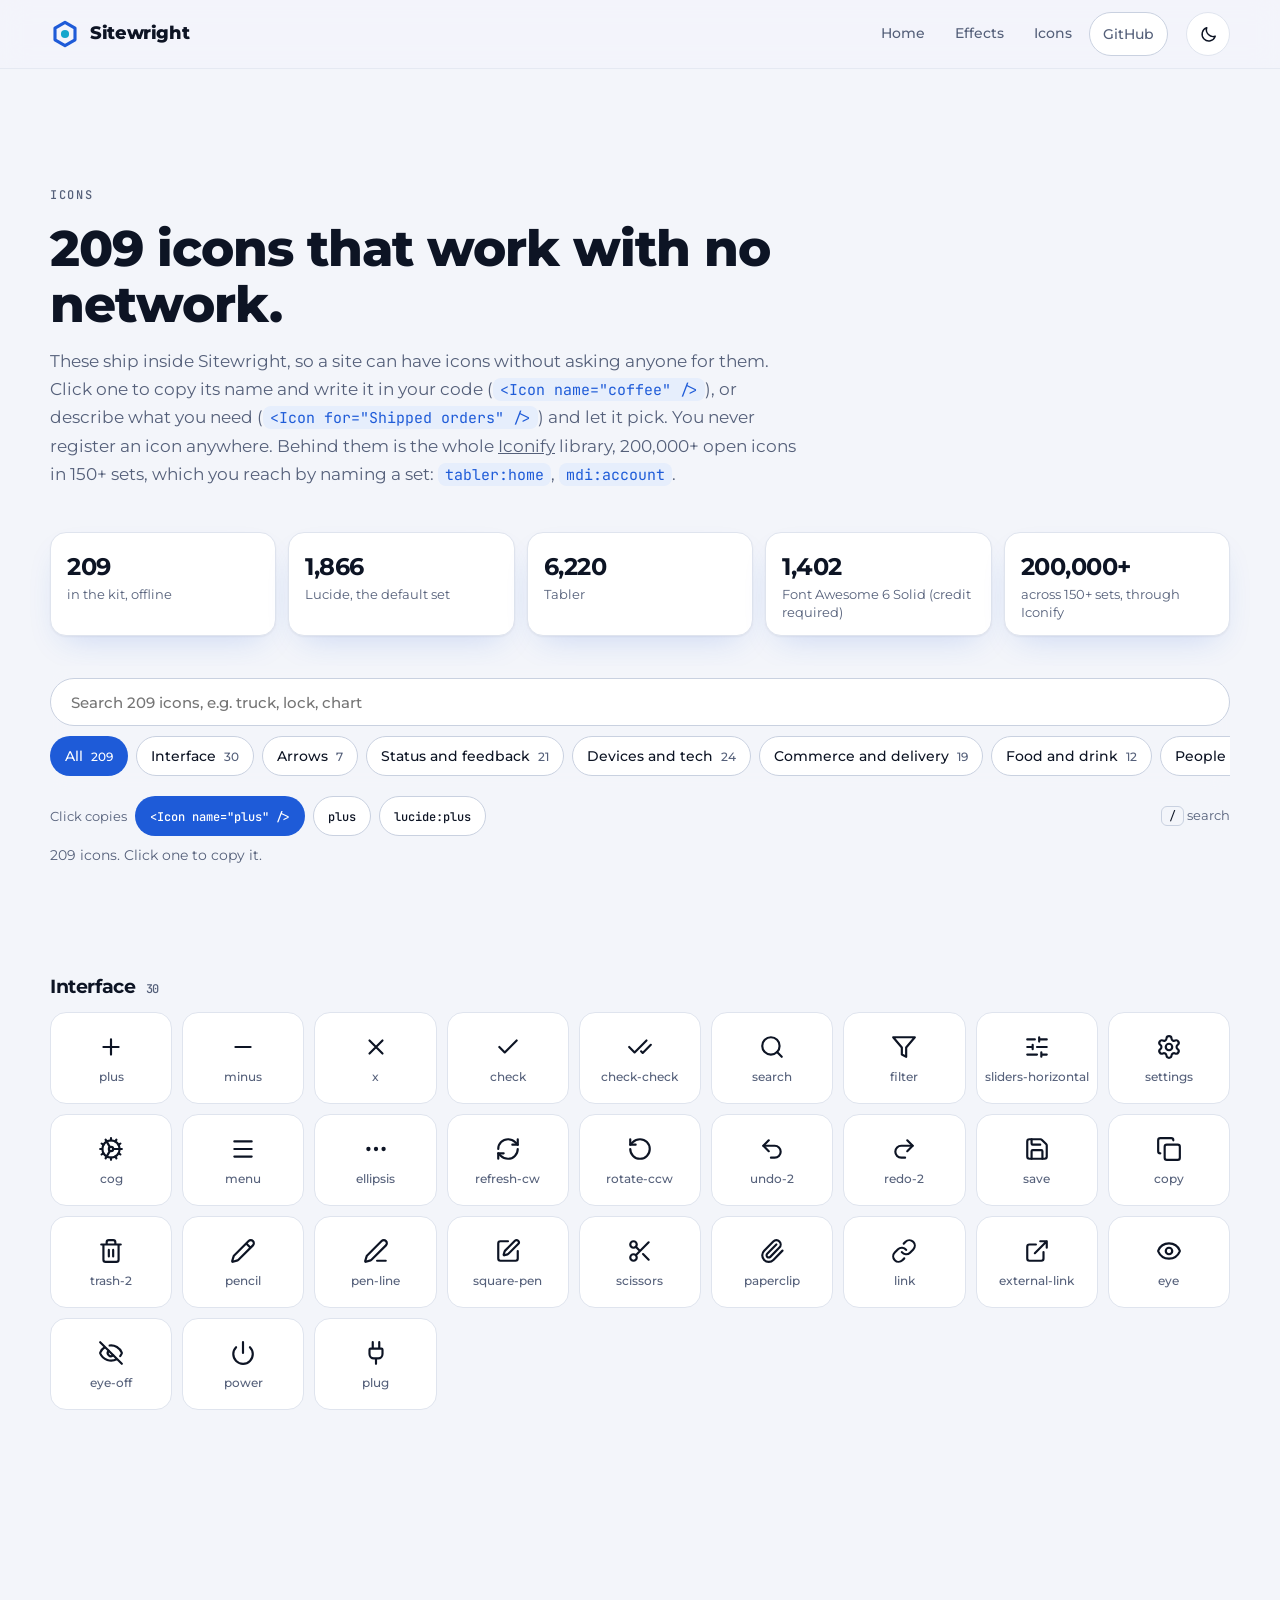
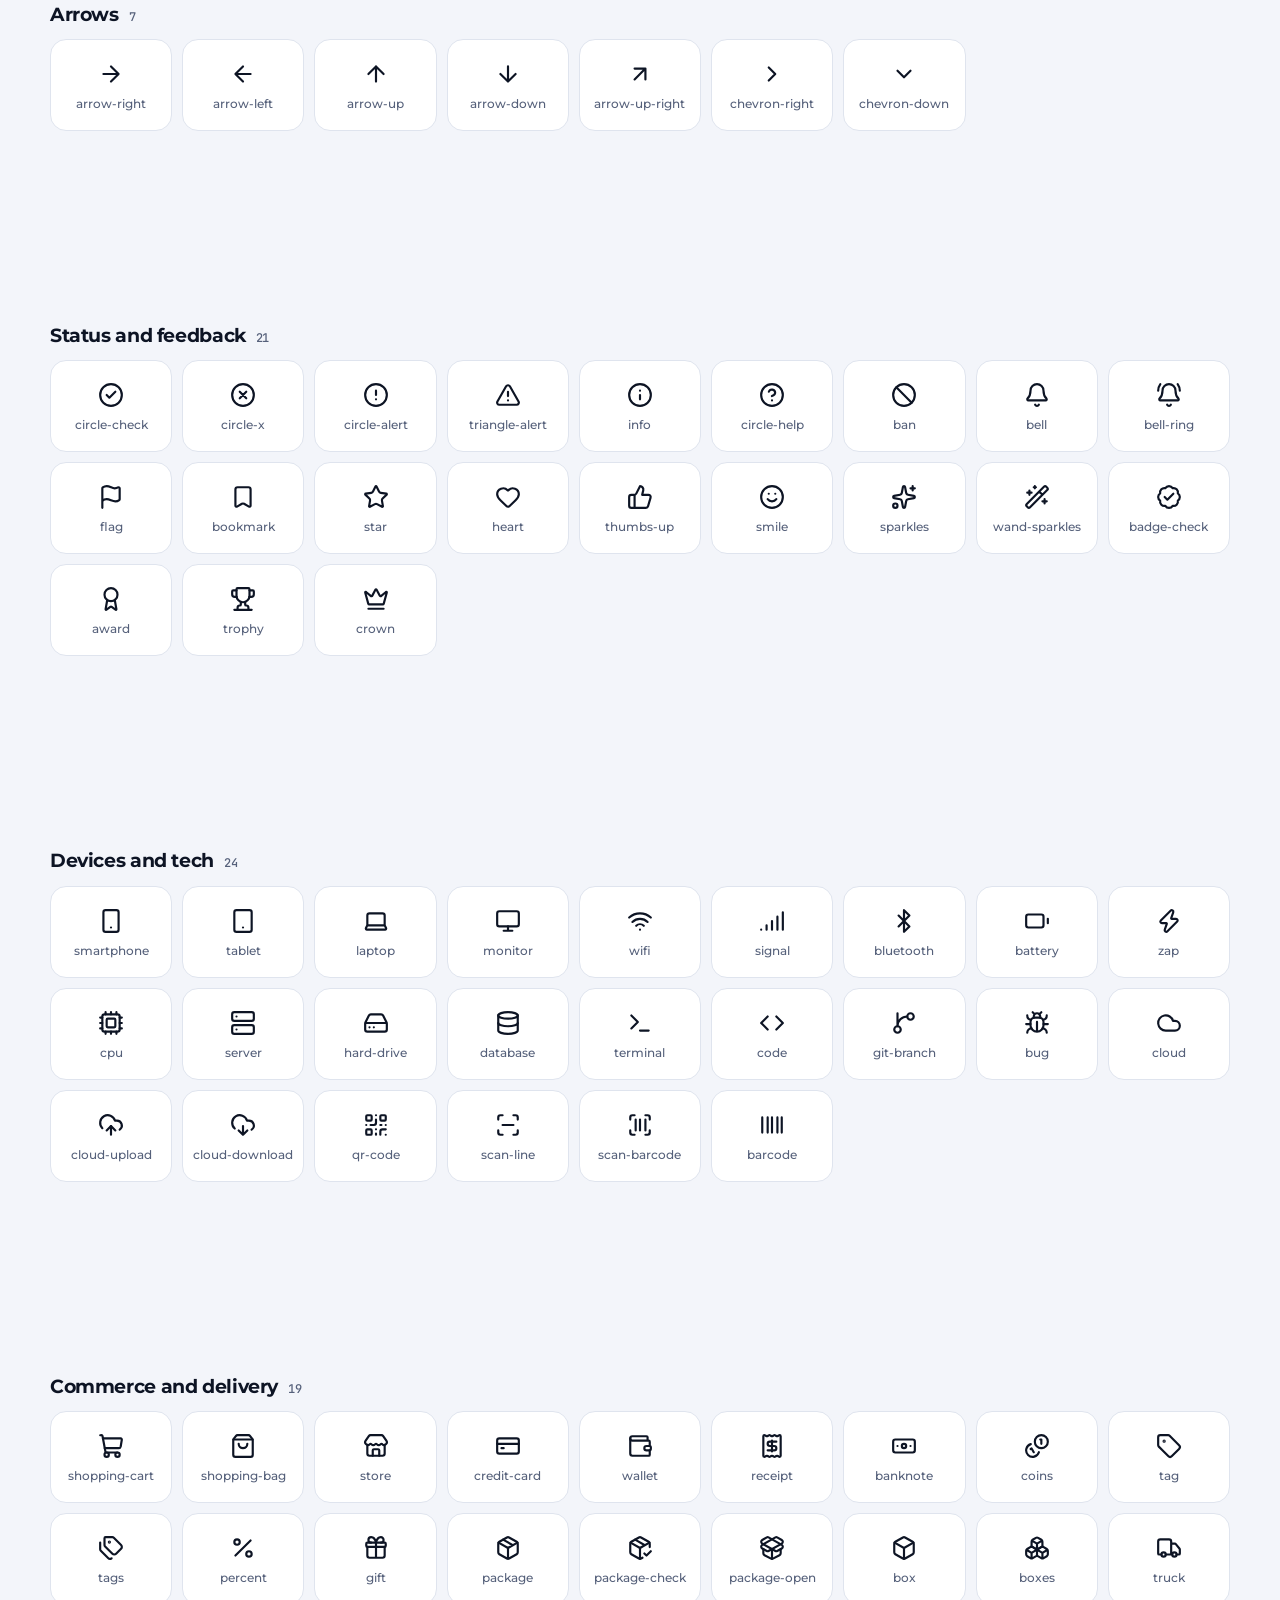
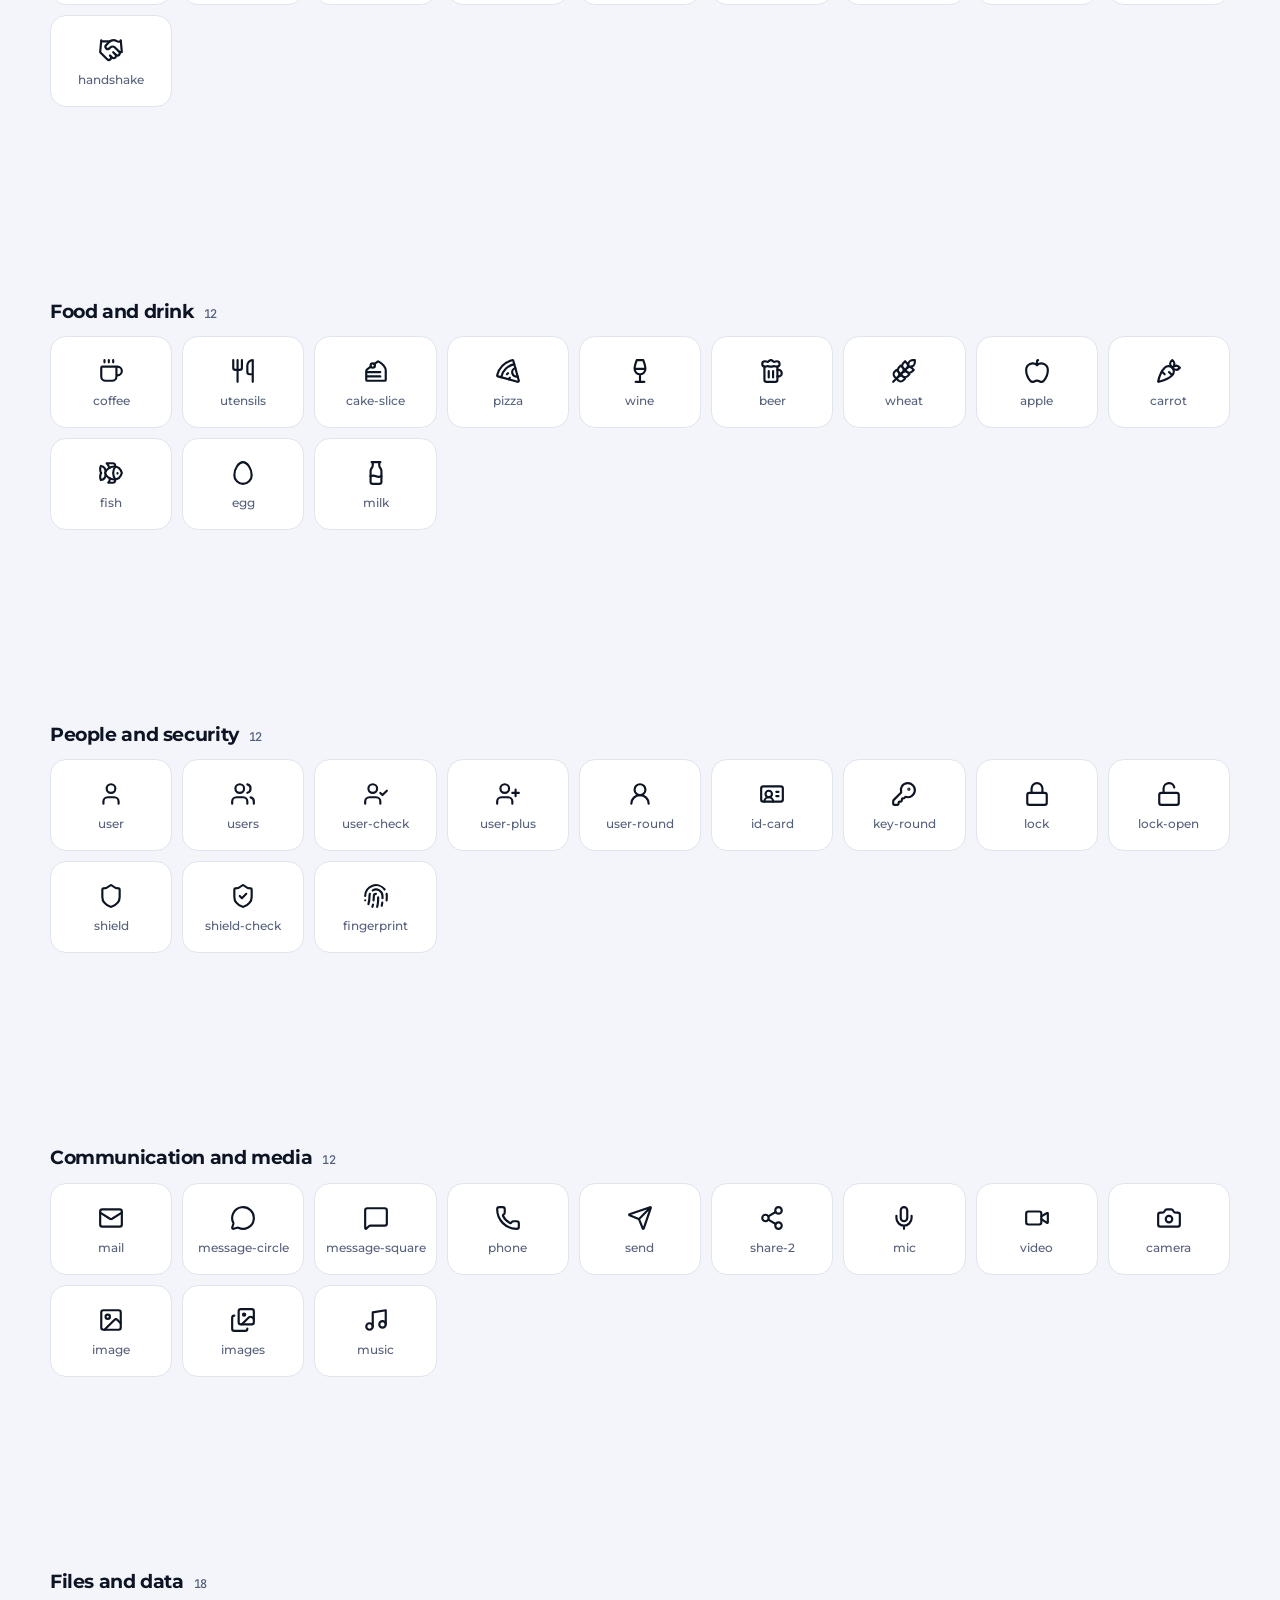
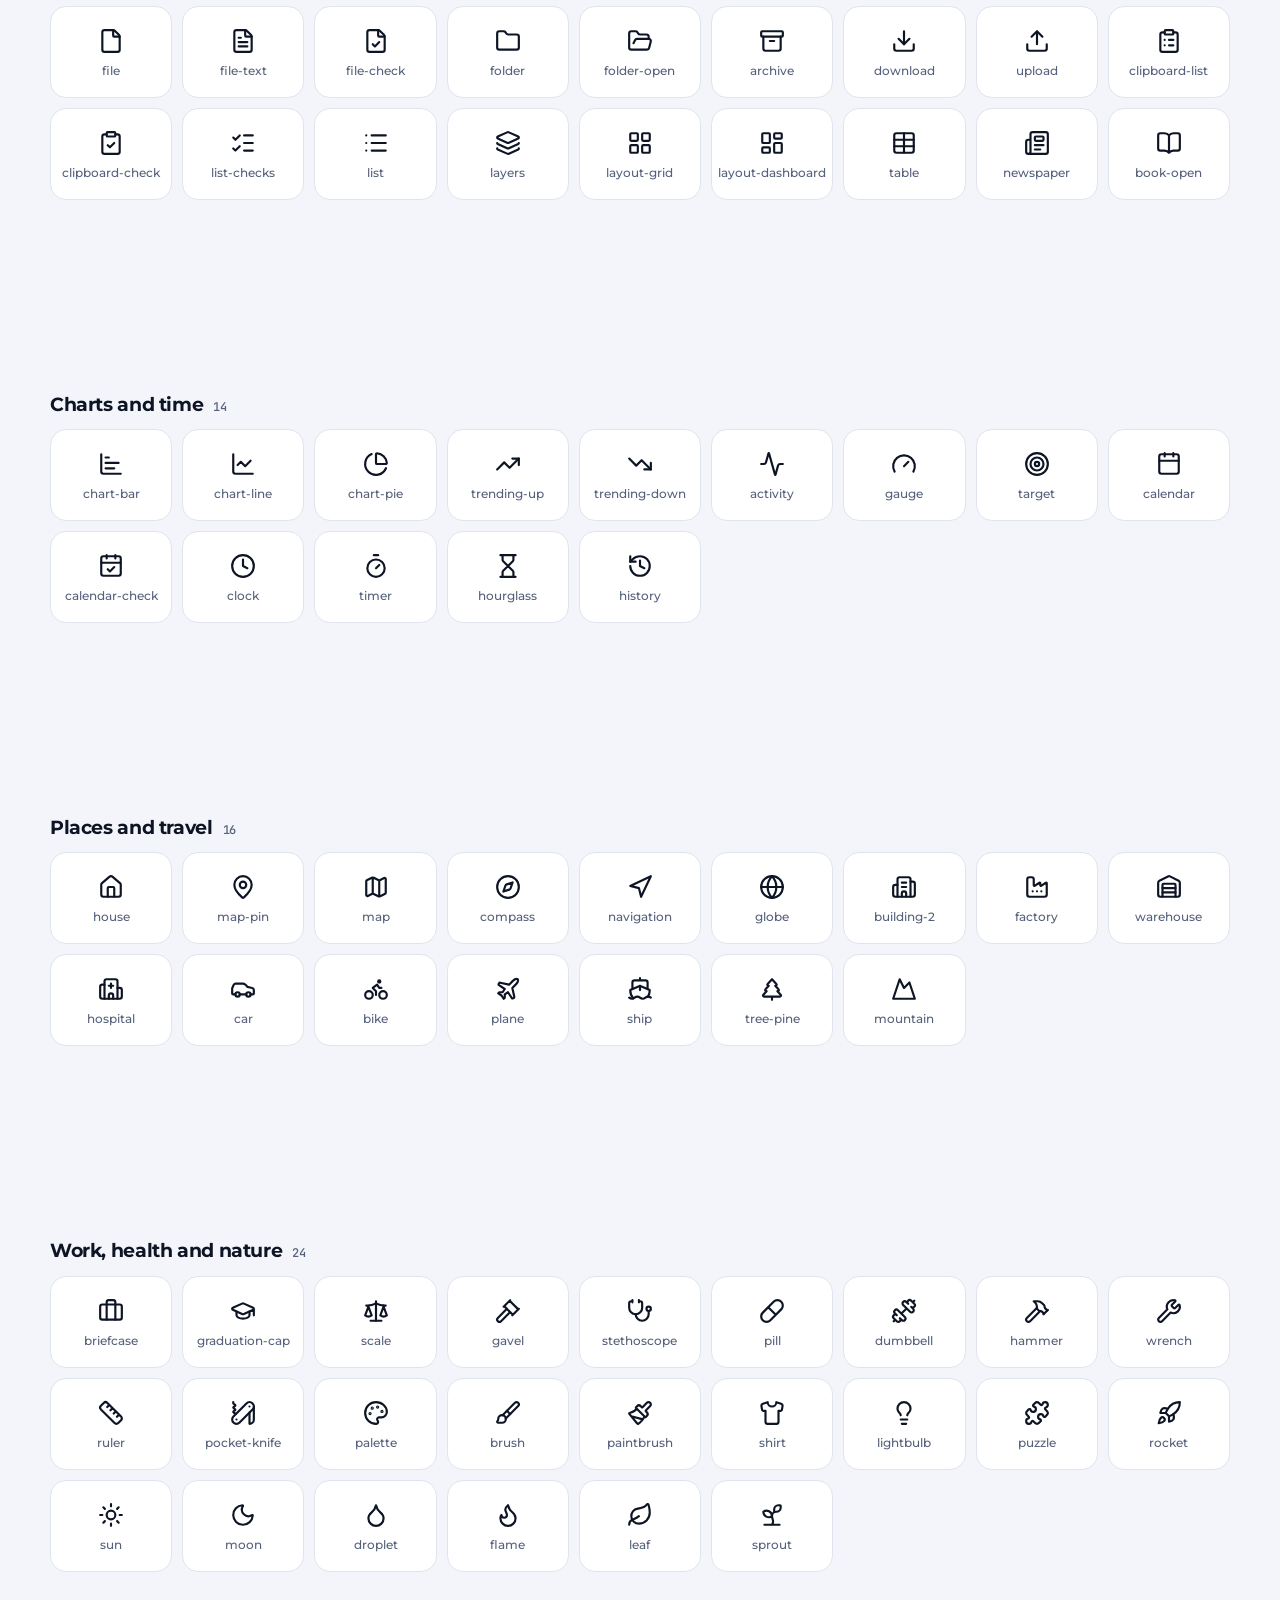
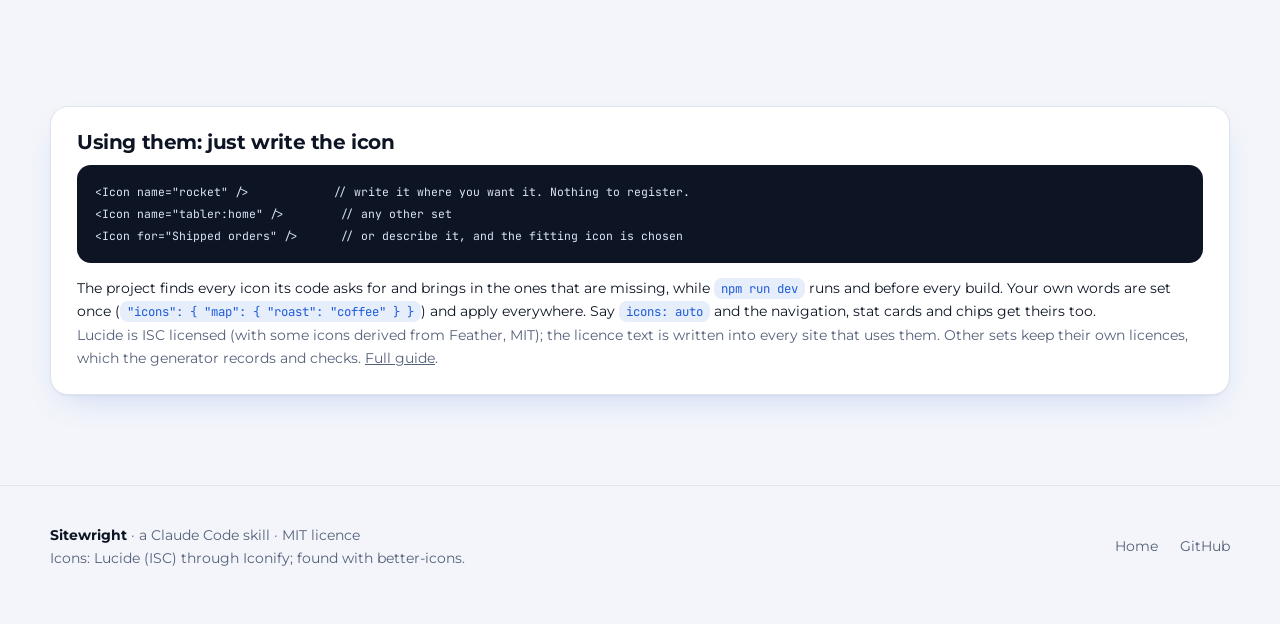
<file: site/icons/index.html>
<!doctype html>
<html lang="en">
<head>
<meta charset="utf-8">
<meta name="viewport" content="width=device-width, initial-scale=1">
<title>Icons · Sitewright</title>
<meta name="description" content="The 209 icons that ship with Sitewright and work with no network, by category, with the whole Iconify library (200,000+ open icons) behind them.">
<meta name="theme-color" content="#f3f5fa" media="(prefers-color-scheme: light)">
<meta name="theme-color" content="#0a0e16" media="(prefers-color-scheme: dark)">
<link rel="canonical" href="https://sitewright-skill.vercel.app/icons/">
<link rel="icon" href="../assets/icon.svg" type="image/svg+xml">
<link rel="preconnect" href="https://fonts.googleapis.com">
<link rel="preconnect" href="https://fonts.gstatic.com" crossorigin>
<link rel="stylesheet" href="https://fonts.googleapis.com/css2?family=Montserrat:wght@400;500;600;700;800&amp;family=JetBrains+Mono:wght@400;500;600&amp;display=swap">
<link rel="stylesheet" href="../style.css">
<script>try{var t=localStorage.getItem('sitewright-theme');if(t==='dark'||t==='light')document.documentElement.dataset.theme=t}catch(e){}</script>
</head>
<body>
<a class="skip" href="#main">Skip to content</a>
<header class="top">
  <div class="wrap top-in">
    <a class="brand" href="../" aria-label="Sitewright home">
      <svg viewBox="0 0 48 48" aria-hidden="true"><path d="M24 5.5 L40 14.75 V33.25 L24 42.5 L8 33.25 V14.75 Z" fill="none" stroke="var(--primary)" stroke-width="5" stroke-linejoin="round"/><circle cx="24" cy="24" r="6.5" fill="var(--signal)"/></svg>
      Sitewright
    </a>
    <nav id="nav" aria-label="Main">
      <a href="../">Home</a>
      <a href="../#effects">Effects</a>
      <a href="./" aria-current="page">Icons</a>
      <a class="btn gh" href="https://github.com/raj742133/sitewright" rel="noopener">GitHub</a>
    </nav>
    <button class="icon-btn" id="theme" type="button" aria-label="Switch colour theme" title="Switch colour theme">
      <svg viewBox="0 0 24 24" aria-hidden="true"><path d="M20.5 14.2A8.5 8.5 0 0 1 9.8 3.5a8.5 8.5 0 1 0 10.7 10.7Z"/></svg>
    </button>
  </div>
</header>

<main id="main" class="wrap ic-page">
  <div class="sec-head">
    <span class="eyebrow">Icons</span>
    <h1>209 icons that work with no network.</h1>
    <p>These ship inside Sitewright, so a site can have icons without asking anyone for them. Click one to copy its name and write it in your code (<code>&lt;Icon name="coffee" /&gt;</code>), or describe what you need (<code>&lt;Icon for="Shipped orders" /&gt;</code>) and let it pick. You never register an icon anywhere. Behind them is the whole <a href="https://iconify.design" rel="noopener">Iconify</a> library, 200,000+ open icons in 150+ sets, which you reach by naming a set: <code>tabler:home</code>, <code>mdi:account</code>.</p>
  </div>

  <div class="ic-sets" aria-label="Icon sets">
    <div><b>209</b><span>in the kit, offline</span></div>
    <div><b>1,866</b><span>Lucide, the default set</span></div>
    <div><b>6,220</b><span>Tabler</span></div>
    <div><b>1,402</b><span>Font Awesome 6 Solid (credit required)</span></div>
    <div><b>200,000+</b><span>across 150+ sets, through Iconify</span></div>
  </div>

  <div class="ic-tools">
    <label class="ic-search"><span class="sr">Search icons</span>
      <input id="ic-q" type="search" placeholder="Search 209 icons, e.g. truck, lock, chart" autocomplete="off">
    </label>
    <div class="ic-chips" role="group" aria-label="Categories">
        <button type="button" class="ic-chip on" data-cat="all">All <span>209</span></button>
        <button type="button" class="ic-chip" data-cat="interface">Interface <span>30</span></button>
        <button type="button" class="ic-chip" data-cat="arrows">Arrows <span>7</span></button>
        <button type="button" class="ic-chip" data-cat="status-and-feedback">Status and feedback <span>21</span></button>
        <button type="button" class="ic-chip" data-cat="devices-and-tech">Devices and tech <span>24</span></button>
        <button type="button" class="ic-chip" data-cat="commerce-and-delivery">Commerce and delivery <span>19</span></button>
        <button type="button" class="ic-chip" data-cat="food-and-drink">Food and drink <span>12</span></button>
        <button type="button" class="ic-chip" data-cat="people-and-security">People and security <span>12</span></button>
        <button type="button" class="ic-chip" data-cat="communication-and-media">Communication and media <span>12</span></button>
        <button type="button" class="ic-chip" data-cat="files-and-data">Files and data <span>18</span></button>
        <button type="button" class="ic-chip" data-cat="charts-and-time">Charts and time <span>14</span></button>
        <button type="button" class="ic-chip" data-cat="places-and-travel">Places and travel <span>16</span></button>
        <button type="button" class="ic-chip" data-cat="work-health-and-nature">Work, health and nature <span>24</span></button>
    </div>
  </div>
  <div class="ic-fmt" role="group" aria-label="What a click copies">
    <span>Click copies</span>
    <button type="button" class="ic-chip on" data-fmt="jsx" aria-pressed="true"><code>&lt;Icon name="plus" /&gt;</code></button>
    <button type="button" class="ic-chip" data-fmt="name" aria-pressed="false"><code>plus</code></button>
    <button type="button" class="ic-chip" data-fmt="id" aria-pressed="false"><code>lucide:plus</code></button>
    <span class="ic-keys"><kbd>/</kbd> search</span>
  </div>
  <p class="ic-note" id="ic-note" role="status" aria-live="polite">Click an icon to copy its id.</p>

    <section class="ic-cat" id="interface" data-cat="interface">
      <h2>Interface <span>30</span></h2>
      <ul class="ic-grid">
        <li data-name="plus"><button type="button" class="ic-card" data-id="lucide:plus" aria-label="Copy lucide:plus"><svg class="ic" viewBox="0 0 24 24" width="24" height="24" aria-hidden="true" focusable="false"><path fill="none" stroke="currentColor" stroke-linecap="round" stroke-linejoin="round" stroke-width="2" d="M5 12h14m-7-7v14"/></svg><span>plus</span></button></li>
        <li data-name="minus"><button type="button" class="ic-card" data-id="lucide:minus" aria-label="Copy lucide:minus"><svg class="ic" viewBox="0 0 24 24" width="24" height="24" aria-hidden="true" focusable="false"><path fill="none" stroke="currentColor" stroke-linecap="round" stroke-linejoin="round" stroke-width="2" d="M5 12h14"/></svg><span>minus</span></button></li>
        <li data-name="x"><button type="button" class="ic-card" data-id="lucide:x" aria-label="Copy lucide:x"><svg class="ic" viewBox="0 0 24 24" width="24" height="24" aria-hidden="true" focusable="false"><path fill="none" stroke="currentColor" stroke-linecap="round" stroke-linejoin="round" stroke-width="2" d="M18 6L6 18M6 6l12 12"/></svg><span>x</span></button></li>
        <li data-name="check"><button type="button" class="ic-card" data-id="lucide:check" aria-label="Copy lucide:check"><svg class="ic" viewBox="0 0 24 24" width="24" height="24" aria-hidden="true" focusable="false"><path fill="none" stroke="currentColor" stroke-linecap="round" stroke-linejoin="round" stroke-width="2" d="M20 6L9 17l-5-5"/></svg><span>check</span></button></li>
        <li data-name="check-check"><button type="button" class="ic-card" data-id="lucide:check-check" aria-label="Copy lucide:check-check"><svg class="ic" viewBox="0 0 24 24" width="24" height="24" aria-hidden="true" focusable="false"><path fill="none" stroke="currentColor" stroke-linecap="round" stroke-linejoin="round" stroke-width="2" d="M18 6L7 17l-5-5m20-2l-7.5 7.5L13 16"/></svg><span>check-check</span></button></li>
        <li data-name="search"><button type="button" class="ic-card" data-id="lucide:search" aria-label="Copy lucide:search"><svg class="ic" viewBox="0 0 24 24" width="24" height="24" aria-hidden="true" focusable="false"><g fill="none" stroke="currentColor" stroke-linecap="round" stroke-linejoin="round" stroke-width="2"><path d="m21 21l-4.34-4.34"/><circle cx="11" cy="11" r="8"/></g></svg><span>search</span></button></li>
        <li data-name="filter"><button type="button" class="ic-card" data-id="lucide:filter" aria-label="Copy lucide:filter"><svg class="ic" viewBox="0 0 24 24" width="24" height="24" aria-hidden="true" focusable="false"><path fill="none" stroke="currentColor" stroke-linecap="round" stroke-linejoin="round" stroke-width="2" d="M22 3H2l8 9.46V19l4 2v-8.54z"/></svg><span>filter</span></button></li>
        <li data-name="sliders-horizontal"><button type="button" class="ic-card" data-id="lucide:sliders-horizontal" aria-label="Copy lucide:sliders-horizontal"><svg class="ic" viewBox="0 0 24 24" width="24" height="24" aria-hidden="true" focusable="false"><path fill="none" stroke="currentColor" stroke-linecap="round" stroke-linejoin="round" stroke-width="2" d="M10 5H3m9 14H3M14 3v4m2 10v4m5-9h-9m9 7h-5m5-14h-7m-6 5v4m0-2H3"/></svg><span>sliders-horizontal</span></button></li>
        <li data-name="settings"><button type="button" class="ic-card" data-id="lucide:settings" aria-label="Copy lucide:settings"><svg class="ic" viewBox="0 0 24 24" width="24" height="24" aria-hidden="true" focusable="false"><g fill="none" stroke="currentColor" stroke-linecap="round" stroke-linejoin="round" stroke-width="2"><path d="M9.671 4.136a2.34 2.34 0 0 1 4.659 0a2.34 2.34 0 0 0 3.319 1.915a2.34 2.34 0 0 1 2.33 4.033a2.34 2.34 0 0 0 0 3.831a2.34 2.34 0 0 1-2.33 4.033a2.34 2.34 0 0 0-3.319 1.915a2.34 2.34 0 0 1-4.659 0a2.34 2.34 0 0 0-3.32-1.915a2.34 2.34 0 0 1-2.33-4.033a2.34 2.34 0 0 0 0-3.831A2.34 2.34 0 0 1 6.35 6.051a2.34 2.34 0 0 0 3.319-1.915"/><circle cx="12" cy="12" r="3"/></g></svg><span>settings</span></button></li>
        <li data-name="cog"><button type="button" class="ic-card" data-id="lucide:cog" aria-label="Copy lucide:cog"><svg class="ic" viewBox="0 0 24 24" width="24" height="24" aria-hidden="true" focusable="false"><g fill="none" stroke="currentColor" stroke-linecap="round" stroke-linejoin="round" stroke-width="2"><path d="M11 10.27L7 3.34m4 10.39l-4 6.93M12 22v-2m0-18v2m2 8h8m-5 8.66l-1-1.73m1-15.59l-1 1.73M2 12h2m16.66 5l-1.73-1m1.73-9l-1.73 1M3.34 17l1.73-1M3.34 7l1.73 1"/><circle cx="12" cy="12" r="2"/><circle cx="12" cy="12" r="8"/></g></svg><span>cog</span></button></li>
        <li data-name="menu"><button type="button" class="ic-card" data-id="lucide:menu" aria-label="Copy lucide:menu"><svg class="ic" viewBox="0 0 24 24" width="24" height="24" aria-hidden="true" focusable="false"><path fill="none" stroke="currentColor" stroke-linecap="round" stroke-linejoin="round" stroke-width="2" d="M4 5h16M4 12h16M4 19h16"/></svg><span>menu</span></button></li>
        <li data-name="ellipsis"><button type="button" class="ic-card" data-id="lucide:ellipsis" aria-label="Copy lucide:ellipsis"><svg class="ic" viewBox="0 0 24 24" width="24" height="24" aria-hidden="true" focusable="false"><g fill="none" stroke="currentColor" stroke-linecap="round" stroke-linejoin="round" stroke-width="2"><circle cx="12" cy="12" r="1"/><circle cx="19" cy="12" r="1"/><circle cx="5" cy="12" r="1"/></g></svg><span>ellipsis</span></button></li>
        <li data-name="refresh-cw"><button type="button" class="ic-card" data-id="lucide:refresh-cw" aria-label="Copy lucide:refresh-cw"><svg class="ic" viewBox="0 0 24 24" width="24" height="24" aria-hidden="true" focusable="false"><g fill="none" stroke="currentColor" stroke-linecap="round" stroke-linejoin="round" stroke-width="2"><path d="M3 12a9 9 0 0 1 9-9a9.75 9.75 0 0 1 6.74 2.74L21 8"/><path d="M21 3v5h-5m5 4a9 9 0 0 1-9 9a9.75 9.75 0 0 1-6.74-2.74L3 16"/><path d="M8 16H3v5"/></g></svg><span>refresh-cw</span></button></li>
        <li data-name="rotate-ccw"><button type="button" class="ic-card" data-id="lucide:rotate-ccw" aria-label="Copy lucide:rotate-ccw"><svg class="ic" viewBox="0 0 24 24" width="24" height="24" aria-hidden="true" focusable="false"><g fill="none" stroke="currentColor" stroke-linecap="round" stroke-linejoin="round" stroke-width="2"><path d="M3 12a9 9 0 1 0 9-9a9.75 9.75 0 0 0-6.74 2.74L3 8"/><path d="M3 3v5h5"/></g></svg><span>rotate-ccw</span></button></li>
        <li data-name="undo-2"><button type="button" class="ic-card" data-id="lucide:undo-2" aria-label="Copy lucide:undo-2"><svg class="ic" viewBox="0 0 24 24" width="24" height="24" aria-hidden="true" focusable="false"><g fill="none" stroke="currentColor" stroke-linecap="round" stroke-linejoin="round" stroke-width="2"><path d="M9 14L4 9l5-5"/><path d="M4 9h10.5a5.5 5.5 0 0 1 5.5 5.5a5.5 5.5 0 0 1-5.5 5.5H11"/></g></svg><span>undo-2</span></button></li>
        <li data-name="redo-2"><button type="button" class="ic-card" data-id="lucide:redo-2" aria-label="Copy lucide:redo-2"><svg class="ic" viewBox="0 0 24 24" width="24" height="24" aria-hidden="true" focusable="false"><g fill="none" stroke="currentColor" stroke-linecap="round" stroke-linejoin="round" stroke-width="2"><path d="m15 14l5-5l-5-5"/><path d="M20 9H9.5A5.5 5.5 0 0 0 4 14.5A5.5 5.5 0 0 0 9.5 20H13"/></g></svg><span>redo-2</span></button></li>
        <li data-name="save"><button type="button" class="ic-card" data-id="lucide:save" aria-label="Copy lucide:save"><svg class="ic" viewBox="0 0 24 24" width="24" height="24" aria-hidden="true" focusable="false"><g fill="none" stroke="currentColor" stroke-linecap="round" stroke-linejoin="round" stroke-width="2"><path d="M15.2 3a2 2 0 0 1 1.4.6l3.8 3.8a2 2 0 0 1 .6 1.4V19a2 2 0 0 1-2 2H5a2 2 0 0 1-2-2V5a2 2 0 0 1 2-2z"/><path d="M17 21v-7a1 1 0 0 0-1-1H8a1 1 0 0 0-1 1v7M7 3v4a1 1 0 0 0 1 1h7"/></g></svg><span>save</span></button></li>
        <li data-name="copy"><button type="button" class="ic-card" data-id="lucide:copy" aria-label="Copy lucide:copy"><svg class="ic" viewBox="0 0 24 24" width="24" height="24" aria-hidden="true" focusable="false"><g fill="none" stroke="currentColor" stroke-linecap="round" stroke-linejoin="round" stroke-width="2"><rect width="14" height="14" x="8" y="8" rx="2" ry="2"/><path d="M4 16c-1.1 0-2-.9-2-2V4c0-1.1.9-2 2-2h10c1.1 0 2 .9 2 2"/></g></svg><span>copy</span></button></li>
        <li data-name="trash-2"><button type="button" class="ic-card" data-id="lucide:trash-2" aria-label="Copy lucide:trash-2"><svg class="ic" viewBox="0 0 24 24" width="24" height="24" aria-hidden="true" focusable="false"><path fill="none" stroke="currentColor" stroke-linecap="round" stroke-linejoin="round" stroke-width="2" d="M10 11v6m4-6v6m5-11v14a2 2 0 0 1-2 2H7a2 2 0 0 1-2-2V6M3 6h18M8 6V4a2 2 0 0 1 2-2h4a2 2 0 0 1 2 2v2"/></svg><span>trash-2</span></button></li>
        <li data-name="pencil"><button type="button" class="ic-card" data-id="lucide:pencil" aria-label="Copy lucide:pencil"><svg class="ic" viewBox="0 0 24 24" width="24" height="24" aria-hidden="true" focusable="false"><path fill="none" stroke="currentColor" stroke-linecap="round" stroke-linejoin="round" stroke-width="2" d="M21.174 6.812a1 1 0 0 0-3.986-3.987L3.842 16.174a2 2 0 0 0-.5.83l-1.321 4.352a.5.5 0 0 0 .623.622l4.353-1.32a2 2 0 0 0 .83-.497zM15 5l4 4"/></svg><span>pencil</span></button></li>
        <li data-name="pen-line"><button type="button" class="ic-card" data-id="lucide:pen-line" aria-label="Copy lucide:pen-line"><svg class="ic" viewBox="0 0 24 24" width="24" height="24" aria-hidden="true" focusable="false"><path fill="none" stroke="currentColor" stroke-linecap="round" stroke-linejoin="round" stroke-width="2" d="M13 21h8m.174-14.188a1 1 0 0 0-3.986-3.987L3.842 16.174a2 2 0 0 0-.5.83l-1.321 4.352a.5.5 0 0 0 .623.622l4.353-1.32a2 2 0 0 0 .83-.497z"/></svg><span>pen-line</span></button></li>
        <li data-name="square-pen"><button type="button" class="ic-card" data-id="lucide:square-pen" aria-label="Copy lucide:square-pen"><svg class="ic" viewBox="0 0 24 24" width="24" height="24" aria-hidden="true" focusable="false"><g fill="none" stroke="currentColor" stroke-linecap="round" stroke-linejoin="round" stroke-width="2"><path d="M12 3H5a2 2 0 0 0-2 2v14a2 2 0 0 0 2 2h14a2 2 0 0 0 2-2v-7"/><path d="M18.375 2.625a1 1 0 0 1 3 3l-9.013 9.014a2 2 0 0 1-.853.505l-2.873.84a.5.5 0 0 1-.62-.62l.84-2.873a2 2 0 0 1 .506-.852z"/></g></svg><span>square-pen</span></button></li>
        <li data-name="scissors"><button type="button" class="ic-card" data-id="lucide:scissors" aria-label="Copy lucide:scissors"><svg class="ic" viewBox="0 0 24 24" width="24" height="24" aria-hidden="true" focusable="false"><g fill="none" stroke="currentColor" stroke-linecap="round" stroke-linejoin="round" stroke-width="2"><circle cx="6" cy="6" r="3"/><path d="M8.12 8.12L12 12m8-8L8.12 15.88"/><circle cx="6" cy="18" r="3"/><path d="M14.8 14.8L20 20"/></g></svg><span>scissors</span></button></li>
        <li data-name="paperclip"><button type="button" class="ic-card" data-id="lucide:paperclip" aria-label="Copy lucide:paperclip"><svg class="ic" viewBox="0 0 24 24" width="24" height="24" aria-hidden="true" focusable="false"><path fill="none" stroke="currentColor" stroke-linecap="round" stroke-linejoin="round" stroke-width="2" d="m16 6l-8.414 8.586a2 2 0 0 0 2.829 2.829l8.414-8.586a4 4 0 1 0-5.657-5.657l-8.379 8.551a6 6 0 1 0 8.485 8.485l8.379-8.551"/></svg><span>paperclip</span></button></li>
        <li data-name="link"><button type="button" class="ic-card" data-id="lucide:link" aria-label="Copy lucide:link"><svg class="ic" viewBox="0 0 24 24" width="24" height="24" aria-hidden="true" focusable="false"><g fill="none" stroke="currentColor" stroke-linecap="round" stroke-linejoin="round" stroke-width="2"><path d="M10 13a5 5 0 0 0 7.54.54l3-3a5 5 0 0 0-7.07-7.07l-1.72 1.71"/><path d="M14 11a5 5 0 0 0-7.54-.54l-3 3a5 5 0 0 0 7.07 7.07l1.71-1.71"/></g></svg><span>link</span></button></li>
        <li data-name="external-link"><button type="button" class="ic-card" data-id="lucide:external-link" aria-label="Copy lucide:external-link"><svg class="ic" viewBox="0 0 24 24" width="24" height="24" aria-hidden="true" focusable="false"><path fill="none" stroke="currentColor" stroke-linecap="round" stroke-linejoin="round" stroke-width="2" d="M15 3h6v6m-11 5L21 3m-3 10v6a2 2 0 0 1-2 2H5a2 2 0 0 1-2-2V8a2 2 0 0 1 2-2h6"/></svg><span>external-link</span></button></li>
        <li data-name="eye"><button type="button" class="ic-card" data-id="lucide:eye" aria-label="Copy lucide:eye"><svg class="ic" viewBox="0 0 24 24" width="24" height="24" aria-hidden="true" focusable="false"><g fill="none" stroke="currentColor" stroke-linecap="round" stroke-linejoin="round" stroke-width="2"><path d="M2.062 12.348a1 1 0 0 1 0-.696a10.75 10.75 0 0 1 19.876 0a1 1 0 0 1 0 .696a10.75 10.75 0 0 1-19.876 0"/><circle cx="12" cy="12" r="3"/></g></svg><span>eye</span></button></li>
        <li data-name="eye-off"><button type="button" class="ic-card" data-id="lucide:eye-off" aria-label="Copy lucide:eye-off"><svg class="ic" viewBox="0 0 24 24" width="24" height="24" aria-hidden="true" focusable="false"><g fill="none" stroke="currentColor" stroke-linecap="round" stroke-linejoin="round" stroke-width="2"><path d="M10.733 5.076a10.744 10.744 0 0 1 11.205 6.575a1 1 0 0 1 0 .696a10.8 10.8 0 0 1-1.444 2.49m-6.41-.679a3 3 0 0 1-4.242-4.242"/><path d="M17.479 17.499a10.75 10.75 0 0 1-15.417-5.151a1 1 0 0 1 0-.696a10.75 10.75 0 0 1 4.446-5.143M2 2l20 20"/></g></svg><span>eye-off</span></button></li>
        <li data-name="power"><button type="button" class="ic-card" data-id="lucide:power" aria-label="Copy lucide:power"><svg class="ic" viewBox="0 0 24 24" width="24" height="24" aria-hidden="true" focusable="false"><path fill="none" stroke="currentColor" stroke-linecap="round" stroke-linejoin="round" stroke-width="2" d="M12 2v10m6.4-5.4a9 9 0 1 1-12.77.04"/></svg><span>power</span></button></li>
        <li data-name="plug"><button type="button" class="ic-card" data-id="lucide:plug" aria-label="Copy lucide:plug"><svg class="ic" viewBox="0 0 24 24" width="24" height="24" aria-hidden="true" focusable="false"><path fill="none" stroke="currentColor" stroke-linecap="round" stroke-linejoin="round" stroke-width="2" d="M12 22v-5m3-9V2m2 6a1 1 0 0 1 1 1v4a4 4 0 0 1-4 4h-4a4 4 0 0 1-4-4V9a1 1 0 0 1 1-1zM9 8V2"/></svg><span>plug</span></button></li>
      </ul>
    </section>

    <section class="ic-cat" id="arrows" data-cat="arrows">
      <h2>Arrows <span>7</span></h2>
      <ul class="ic-grid">
        <li data-name="arrow-right"><button type="button" class="ic-card" data-id="lucide:arrow-right" aria-label="Copy lucide:arrow-right"><svg class="ic" viewBox="0 0 24 24" width="24" height="24" aria-hidden="true" focusable="false"><path fill="none" stroke="currentColor" stroke-linecap="round" stroke-linejoin="round" stroke-width="2" d="M5 12h14m-7-7l7 7l-7 7"/></svg><span>arrow-right</span></button></li>
        <li data-name="arrow-left"><button type="button" class="ic-card" data-id="lucide:arrow-left" aria-label="Copy lucide:arrow-left"><svg class="ic" viewBox="0 0 24 24" width="24" height="24" aria-hidden="true" focusable="false"><path fill="none" stroke="currentColor" stroke-linecap="round" stroke-linejoin="round" stroke-width="2" d="m12 19l-7-7l7-7m7 7H5"/></svg><span>arrow-left</span></button></li>
        <li data-name="arrow-up"><button type="button" class="ic-card" data-id="lucide:arrow-up" aria-label="Copy lucide:arrow-up"><svg class="ic" viewBox="0 0 24 24" width="24" height="24" aria-hidden="true" focusable="false"><path fill="none" stroke="currentColor" stroke-linecap="round" stroke-linejoin="round" stroke-width="2" d="m5 12l7-7l7 7m-7 7V5"/></svg><span>arrow-up</span></button></li>
        <li data-name="arrow-down"><button type="button" class="ic-card" data-id="lucide:arrow-down" aria-label="Copy lucide:arrow-down"><svg class="ic" viewBox="0 0 24 24" width="24" height="24" aria-hidden="true" focusable="false"><path fill="none" stroke="currentColor" stroke-linecap="round" stroke-linejoin="round" stroke-width="2" d="M12 5v14m7-7l-7 7l-7-7"/></svg><span>arrow-down</span></button></li>
        <li data-name="arrow-up-right"><button type="button" class="ic-card" data-id="lucide:arrow-up-right" aria-label="Copy lucide:arrow-up-right"><svg class="ic" viewBox="0 0 24 24" width="24" height="24" aria-hidden="true" focusable="false"><path fill="none" stroke="currentColor" stroke-linecap="round" stroke-linejoin="round" stroke-width="2" d="M7 7h10v10M7 17L17 7"/></svg><span>arrow-up-right</span></button></li>
        <li data-name="chevron-right"><button type="button" class="ic-card" data-id="lucide:chevron-right" aria-label="Copy lucide:chevron-right"><svg class="ic" viewBox="0 0 24 24" width="24" height="24" aria-hidden="true" focusable="false"><path fill="none" stroke="currentColor" stroke-linecap="round" stroke-linejoin="round" stroke-width="2" d="m9 18l6-6l-6-6"/></svg><span>chevron-right</span></button></li>
        <li data-name="chevron-down"><button type="button" class="ic-card" data-id="lucide:chevron-down" aria-label="Copy lucide:chevron-down"><svg class="ic" viewBox="0 0 24 24" width="24" height="24" aria-hidden="true" focusable="false"><path fill="none" stroke="currentColor" stroke-linecap="round" stroke-linejoin="round" stroke-width="2" d="m6 9l6 6l6-6"/></svg><span>chevron-down</span></button></li>
      </ul>
    </section>

    <section class="ic-cat" id="status-and-feedback" data-cat="status-and-feedback">
      <h2>Status and feedback <span>21</span></h2>
      <ul class="ic-grid">
        <li data-name="circle-check"><button type="button" class="ic-card" data-id="lucide:circle-check" aria-label="Copy lucide:circle-check"><svg class="ic" viewBox="0 0 24 24" width="24" height="24" aria-hidden="true" focusable="false"><g fill="none" stroke="currentColor" stroke-linecap="round" stroke-linejoin="round" stroke-width="2"><circle cx="12" cy="12" r="10"/><path d="m16 9l-5.5 5.5L8 12"/></g></svg><span>circle-check</span></button></li>
        <li data-name="circle-x"><button type="button" class="ic-card" data-id="lucide:circle-x" aria-label="Copy lucide:circle-x"><svg class="ic" viewBox="0 0 24 24" width="24" height="24" aria-hidden="true" focusable="false"><g fill="none" stroke="currentColor" stroke-linecap="round" stroke-linejoin="round" stroke-width="2"><circle cx="12" cy="12" r="10"/><path d="m15 9l-6 6m0-6l6 6"/></g></svg><span>circle-x</span></button></li>
        <li data-name="circle-alert"><button type="button" class="ic-card" data-id="lucide:circle-alert" aria-label="Copy lucide:circle-alert"><svg class="ic" viewBox="0 0 24 24" width="24" height="24" aria-hidden="true" focusable="false"><g fill="none" stroke="currentColor" stroke-linecap="round" stroke-linejoin="round" stroke-width="2"><circle cx="12" cy="12" r="10"/><path d="M12 8v4m0 4h.01"/></g></svg><span>circle-alert</span></button></li>
        <li data-name="triangle-alert"><button type="button" class="ic-card" data-id="lucide:triangle-alert" aria-label="Copy lucide:triangle-alert"><svg class="ic" viewBox="0 0 24 24" width="24" height="24" aria-hidden="true" focusable="false"><path fill="none" stroke="currentColor" stroke-linecap="round" stroke-linejoin="round" stroke-width="2" d="m21.73 18l-8-14a2 2 0 0 0-3.48 0l-8 14A2 2 0 0 0 4 21h16a2 2 0 0 0 1.73-3M12 9v4m0 4h.01"/></svg><span>triangle-alert</span></button></li>
        <li data-name="info"><button type="button" class="ic-card" data-id="lucide:info" aria-label="Copy lucide:info"><svg class="ic" viewBox="0 0 24 24" width="24" height="24" aria-hidden="true" focusable="false"><g fill="none" stroke="currentColor" stroke-linecap="round" stroke-linejoin="round" stroke-width="2"><circle cx="12" cy="12" r="10"/><path d="M12 16v-4m0-4h.01"/></g></svg><span>info</span></button></li>
        <li data-name="circle-help"><button type="button" class="ic-card" data-id="lucide:circle-help" aria-label="Copy lucide:circle-help"><svg class="ic" viewBox="0 0 24 24" width="24" height="24" aria-hidden="true" focusable="false"><g fill="none" stroke="currentColor" stroke-linecap="round" stroke-linejoin="round" stroke-width="2"><circle cx="12" cy="12" r="10"/><path d="M9.09 9a3 3 0 0 1 5.83 1c0 2-3 3-3 3m.08 4h.01"/></g></svg><span>circle-help</span></button></li>
        <li data-name="ban"><button type="button" class="ic-card" data-id="lucide:ban" aria-label="Copy lucide:ban"><svg class="ic" viewBox="0 0 24 24" width="24" height="24" aria-hidden="true" focusable="false"><g fill="none" stroke="currentColor" stroke-linecap="round" stroke-linejoin="round" stroke-width="2"><circle cx="12" cy="12" r="10"/><path d="M4.929 4.929L19.07 19.071"/></g></svg><span>ban</span></button></li>
        <li data-name="bell"><button type="button" class="ic-card" data-id="lucide:bell" aria-label="Copy lucide:bell"><svg class="ic" viewBox="0 0 24 24" width="24" height="24" aria-hidden="true" focusable="false"><path fill="none" stroke="currentColor" stroke-linecap="round" stroke-linejoin="round" stroke-width="2" d="M10.268 21a2 2 0 0 0 3.464 0m-10.47-5.674A1 1 0 0 0 4 17h16a1 1 0 0 0 .74-1.673C19.41 13.956 18 12.499 18 8A6 6 0 0 0 6 8c0 4.499-1.411 5.956-2.738 7.326"/></svg><span>bell</span></button></li>
        <li data-name="bell-ring"><button type="button" class="ic-card" data-id="lucide:bell-ring" aria-label="Copy lucide:bell-ring"><svg class="ic" viewBox="0 0 24 24" width="24" height="24" aria-hidden="true" focusable="false"><path fill="none" stroke="currentColor" stroke-linecap="round" stroke-linejoin="round" stroke-width="2" d="M10.268 21a2 2 0 0 0 3.464 0M22 8c0-2.3-.8-4.3-2-6M3.262 15.326A1 1 0 0 0 4 17h16a1 1 0 0 0 .74-1.673C19.41 13.956 18 12.499 18 8A6 6 0 0 0 6 8c0 4.499-1.411 5.956-2.738 7.326M4 2C2.8 3.7 2 5.7 2 8"/></svg><span>bell-ring</span></button></li>
        <li data-name="flag"><button type="button" class="ic-card" data-id="lucide:flag" aria-label="Copy lucide:flag"><svg class="ic" viewBox="0 0 24 24" width="24" height="24" aria-hidden="true" focusable="false"><path fill="none" stroke="currentColor" stroke-linecap="round" stroke-linejoin="round" stroke-width="2" d="M4 22V4a1 1 0 0 1 .4-.8A6 6 0 0 1 8 2c3 0 5 2 7.333 2q2 0 3.067-.8A1 1 0 0 1 20 4v10a1 1 0 0 1-.4.8A6 6 0 0 1 16 16c-3 0-5-2-8-2a6 6 0 0 0-4 1.528"/></svg><span>flag</span></button></li>
        <li data-name="bookmark"><button type="button" class="ic-card" data-id="lucide:bookmark" aria-label="Copy lucide:bookmark"><svg class="ic" viewBox="0 0 24 24" width="24" height="24" aria-hidden="true" focusable="false"><path fill="none" stroke="currentColor" stroke-linecap="round" stroke-linejoin="round" stroke-width="2" d="M17 3a2 2 0 0 1 2 2v15a1 1 0 0 1-1.496.868l-4.512-2.578a2 2 0 0 0-1.984 0l-4.512 2.578A1 1 0 0 1 5 20V5a2 2 0 0 1 2-2z"/></svg><span>bookmark</span></button></li>
        <li data-name="star"><button type="button" class="ic-card" data-id="lucide:star" aria-label="Copy lucide:star"><svg class="ic" viewBox="0 0 24 24" width="24" height="24" aria-hidden="true" focusable="false"><path fill="none" stroke="currentColor" stroke-linecap="round" stroke-linejoin="round" stroke-width="2" d="M11.525 2.295a.53.53 0 0 1 .95 0l2.31 4.679a2.12 2.12 0 0 0 1.595 1.16l5.166.756a.53.53 0 0 1 .294.904l-3.736 3.638a2.12 2.12 0 0 0-.611 1.878l.882 5.14a.53.53 0 0 1-.771.56l-4.618-2.428a2.12 2.12 0 0 0-1.973 0L6.396 21.01a.53.53 0 0 1-.77-.56l.881-5.139a2.12 2.12 0 0 0-.611-1.879L2.16 9.795a.53.53 0 0 1 .294-.906l5.165-.755a2.12 2.12 0 0 0 1.597-1.16z"/></svg><span>star</span></button></li>
        <li data-name="heart"><button type="button" class="ic-card" data-id="lucide:heart" aria-label="Copy lucide:heart"><svg class="ic" viewBox="0 0 24 24" width="24" height="24" aria-hidden="true" focusable="false"><path fill="none" stroke="currentColor" stroke-linecap="round" stroke-linejoin="round" stroke-width="2" d="M2 9.5a5.5 5.5 0 0 1 9.591-3.676a.56.56 0 0 0 .818 0A5.49 5.49 0 0 1 22 9.5c0 2.29-1.5 4-3 5.5l-5.492 5.313a2 2 0 0 1-3 .019L5 15c-1.5-1.5-3-3.2-3-5.5"/></svg><span>heart</span></button></li>
        <li data-name="thumbs-up"><button type="button" class="ic-card" data-id="lucide:thumbs-up" aria-label="Copy lucide:thumbs-up"><svg class="ic" viewBox="0 0 24 24" width="24" height="24" aria-hidden="true" focusable="false"><path fill="none" stroke="currentColor" stroke-linecap="round" stroke-linejoin="round" stroke-width="2" d="M15 5.88L14 10h5.83a2 2 0 0 1 1.92 2.56l-2.33 8A2 2 0 0 1 17.5 22H4a2 2 0 0 1-2-2v-8a2 2 0 0 1 2-2h2.76a2 2 0 0 0 1.79-1.11L12 2a3.13 3.13 0 0 1 3 3.88M7 10v12"/></svg><span>thumbs-up</span></button></li>
        <li data-name="smile"><button type="button" class="ic-card" data-id="lucide:smile" aria-label="Copy lucide:smile"><svg class="ic" viewBox="0 0 24 24" width="24" height="24" aria-hidden="true" focusable="false"><g fill="none" stroke="currentColor" stroke-linecap="round" stroke-linejoin="round" stroke-width="2"><circle cx="12" cy="12" r="10"/><path d="M8 14s1.5 2 4 2s4-2 4-2M9 9h.01M15 9h.01"/></g></svg><span>smile</span></button></li>
        <li data-name="sparkles"><button type="button" class="ic-card" data-id="lucide:sparkles" aria-label="Copy lucide:sparkles"><svg class="ic" viewBox="0 0 24 24" width="24" height="24" aria-hidden="true" focusable="false"><g fill="none" stroke="currentColor" stroke-linecap="round" stroke-linejoin="round" stroke-width="2"><path d="M11.017 2.814a1 1 0 0 1 1.966 0l1.051 5.558a2 2 0 0 0 1.594 1.594l5.558 1.051a1 1 0 0 1 0 1.966l-5.558 1.051a2 2 0 0 0-1.594 1.594l-1.051 5.558a1 1 0 0 1-1.966 0l-1.051-5.558a2 2 0 0 0-1.594-1.594l-5.558-1.051a1 1 0 0 1 0-1.966l5.558-1.051a2 2 0 0 0 1.594-1.594zM20 2v4m2-2h-4"/><circle cx="4" cy="20" r="2"/></g></svg><span>sparkles</span></button></li>
        <li data-name="wand-sparkles"><button type="button" class="ic-card" data-id="lucide:wand-sparkles" aria-label="Copy lucide:wand-sparkles"><svg class="ic" viewBox="0 0 24 24" width="24" height="24" aria-hidden="true" focusable="false"><path fill="none" stroke="currentColor" stroke-linecap="round" stroke-linejoin="round" stroke-width="2" d="m21.64 3.64l-1.28-1.28a1.21 1.21 0 0 0-1.72 0L2.36 18.64a1.21 1.21 0 0 0 0 1.72l1.28 1.28a1.2 1.2 0 0 0 1.72 0L21.64 5.36a1.2 1.2 0 0 0 0-1.72M14 7l3 3M5 6v4m14 4v4M10 2v2M7 8H3m18 8h-4M11 3H9"/></svg><span>wand-sparkles</span></button></li>
        <li data-name="badge-check"><button type="button" class="ic-card" data-id="lucide:badge-check" aria-label="Copy lucide:badge-check"><svg class="ic" viewBox="0 0 24 24" width="24" height="24" aria-hidden="true" focusable="false"><g fill="none" stroke="currentColor" stroke-linecap="round" stroke-linejoin="round" stroke-width="2"><path d="M3.85 8.62a4 4 0 0 1 4.78-4.77a4 4 0 0 1 6.74 0a4 4 0 0 1 4.78 4.78a4 4 0 0 1 0 6.74a4 4 0 0 1-4.77 4.78a4 4 0 0 1-6.75 0a4 4 0 0 1-4.78-4.77a4 4 0 0 1 0-6.76"/><path d="m16 9l-5.5 5.5L8 12"/></g></svg><span>badge-check</span></button></li>
        <li data-name="award"><button type="button" class="ic-card" data-id="lucide:award" aria-label="Copy lucide:award"><svg class="ic" viewBox="0 0 24 24" width="24" height="24" aria-hidden="true" focusable="false"><g fill="none" stroke="currentColor" stroke-linecap="round" stroke-linejoin="round" stroke-width="2"><path d="m15.477 12.89l1.515 8.526a.5.5 0 0 1-.81.47l-3.58-2.687a1 1 0 0 0-1.197 0l-3.586 2.686a.5.5 0 0 1-.81-.469l1.514-8.526"/><circle cx="12" cy="8" r="6"/></g></svg><span>award</span></button></li>
        <li data-name="trophy"><button type="button" class="ic-card" data-id="lucide:trophy" aria-label="Copy lucide:trophy"><svg class="ic" viewBox="0 0 24 24" width="24" height="24" aria-hidden="true" focusable="false"><g fill="none" stroke="currentColor" stroke-linecap="round" stroke-linejoin="round" stroke-width="2"><path d="M10 14.66V17a1 1 0 0 1-1 1a2 2 0 0 0-2 2v2m7-7.34V17a1 1 0 0 0 1 1a2 2 0 0 1 2 2v2m.916-12H19.5A2.5 2.5 0 0 0 22 7.5V5a1 1 0 0 0-1-1h-3M4 22h16"/><path d="M6 9a6 6 0 0 0 12 0V3a1 1 0 0 0-1-1H7a1 1 0 0 0-1 1z"/><path d="M6.084 10H4.5A2.5 2.5 0 0 1 2 7.5V5a1 1 0 0 1 1-1h3"/></g></svg><span>trophy</span></button></li>
        <li data-name="crown"><button type="button" class="ic-card" data-id="lucide:crown" aria-label="Copy lucide:crown"><svg class="ic" viewBox="0 0 24 24" width="24" height="24" aria-hidden="true" focusable="false"><path fill="none" stroke="currentColor" stroke-linecap="round" stroke-linejoin="round" stroke-width="2" d="M11.562 3.266a.5.5 0 0 1 .876 0L15.39 8.87a1 1 0 0 0 1.516.294L21.183 5.5a.5.5 0 0 1 .798.519l-2.834 10.246a1 1 0 0 1-.956.734H5.81a1 1 0 0 1-.957-.734L2.02 6.02a.5.5 0 0 1 .798-.519l4.276 3.664a1 1 0 0 0 1.516-.294zM5 21h14"/></svg><span>crown</span></button></li>
      </ul>
    </section>

    <section class="ic-cat" id="devices-and-tech" data-cat="devices-and-tech">
      <h2>Devices and tech <span>24</span></h2>
      <ul class="ic-grid">
        <li data-name="smartphone"><button type="button" class="ic-card" data-id="lucide:smartphone" aria-label="Copy lucide:smartphone"><svg class="ic" viewBox="0 0 24 24" width="24" height="24" aria-hidden="true" focusable="false"><g fill="none" stroke="currentColor" stroke-linecap="round" stroke-linejoin="round" stroke-width="2"><rect width="14" height="20" x="5" y="2" rx="2" ry="2"/><path d="M12 18h.01"/></g></svg><span>smartphone</span></button></li>
        <li data-name="tablet"><button type="button" class="ic-card" data-id="lucide:tablet" aria-label="Copy lucide:tablet"><svg class="ic" viewBox="0 0 24 24" width="24" height="24" aria-hidden="true" focusable="false"><g fill="none" stroke="currentColor" stroke-linecap="round" stroke-linejoin="round" stroke-width="2"><rect width="16" height="20" x="4" y="2" rx="2" ry="2"/><path d="M12 18h.01"/></g></svg><span>tablet</span></button></li>
        <li data-name="laptop"><button type="button" class="ic-card" data-id="lucide:laptop" aria-label="Copy lucide:laptop"><svg class="ic" viewBox="0 0 24 24" width="24" height="24" aria-hidden="true" focusable="false"><path fill="none" stroke="currentColor" stroke-linecap="round" stroke-linejoin="round" stroke-width="2" d="M18 5a2 2 0 0 1 2 2v8.526a2 2 0 0 0 .212.897l1.068 2.127a1 1 0 0 1-.9 1.45H3.62a1 1 0 0 1-.9-1.45l1.068-2.127A2 2 0 0 0 4 15.526V7a2 2 0 0 1 2-2zm2.054 10.987H3.946"/></svg><span>laptop</span></button></li>
        <li data-name="monitor"><button type="button" class="ic-card" data-id="lucide:monitor" aria-label="Copy lucide:monitor"><svg class="ic" viewBox="0 0 24 24" width="24" height="24" aria-hidden="true" focusable="false"><g fill="none" stroke="currentColor" stroke-linecap="round" stroke-linejoin="round" stroke-width="2"><rect width="20" height="14" x="2" y="3" rx="2"/><path d="M8 21h8m-4-4v4"/></g></svg><span>monitor</span></button></li>
        <li data-name="wifi"><button type="button" class="ic-card" data-id="lucide:wifi" aria-label="Copy lucide:wifi"><svg class="ic" viewBox="0 0 24 24" width="24" height="24" aria-hidden="true" focusable="false"><path fill="none" stroke="currentColor" stroke-linecap="round" stroke-linejoin="round" stroke-width="2" d="M12 20h.01M2 8.82a15 15 0 0 1 20 0M5 12.859a10 10 0 0 1 14 0m-10.5 3.57a5 5 0 0 1 7 0"/></svg><span>wifi</span></button></li>
        <li data-name="signal"><button type="button" class="ic-card" data-id="lucide:signal" aria-label="Copy lucide:signal"><svg class="ic" viewBox="0 0 24 24" width="24" height="24" aria-hidden="true" focusable="false"><path fill="none" stroke="currentColor" stroke-linecap="round" stroke-linejoin="round" stroke-width="2" d="M2 20h.01M7 20v-4m5 4v-8m5 8V8m5-4v16"/></svg><span>signal</span></button></li>
        <li data-name="bluetooth"><button type="button" class="ic-card" data-id="lucide:bluetooth" aria-label="Copy lucide:bluetooth"><svg class="ic" viewBox="0 0 24 24" width="24" height="24" aria-hidden="true" focusable="false"><path fill="none" stroke="currentColor" stroke-linecap="round" stroke-linejoin="round" stroke-width="2" d="m7 7l10 10l-5 5V2l5 5L7 17"/></svg><span>bluetooth</span></button></li>
        <li data-name="battery"><button type="button" class="ic-card" data-id="lucide:battery" aria-label="Copy lucide:battery"><svg class="ic" viewBox="0 0 24 24" width="24" height="24" aria-hidden="true" focusable="false"><g fill="none" stroke="currentColor" stroke-linecap="round" stroke-linejoin="round" stroke-width="2"><path d="M22 14v-4"/><rect width="16" height="12" x="2" y="6" rx="2"/></g></svg><span>battery</span></button></li>
        <li data-name="zap"><button type="button" class="ic-card" data-id="lucide:zap" aria-label="Copy lucide:zap"><svg class="ic" viewBox="0 0 24 24" width="24" height="24" aria-hidden="true" focusable="false"><path fill="none" stroke="currentColor" stroke-linecap="round" stroke-linejoin="round" stroke-width="2" d="M15.914 4a1.5 1.5 0 0 0-2.474-1.561l-9 9A1.5 1.5 0 0 0 5.5 14h4.002a.5.5 0 0 1 .471.666L8.086 20a1.5 1.5 0 0 0 2.475 1.56l9-9A1.5 1.5 0 0 0 18.5 10h-3.997a.5.5 0 0 1-.472-.667z"/></svg><span>zap</span></button></li>
        <li data-name="cpu"><button type="button" class="ic-card" data-id="lucide:cpu" aria-label="Copy lucide:cpu"><svg class="ic" viewBox="0 0 24 24" width="24" height="24" aria-hidden="true" focusable="false"><g fill="none" stroke="currentColor" stroke-linecap="round" stroke-linejoin="round" stroke-width="2"><path d="M12 20v2m0-20v2m5 16v2m0-20v2M2 12h2m-2 5h2M2 7h2m16 5h2m-2 5h2M20 7h2M7 20v2M7 2v2"/><rect width="16" height="16" x="4" y="4" rx="2"/><rect width="8" height="8" x="8" y="8" rx="1"/></g></svg><span>cpu</span></button></li>
        <li data-name="server"><button type="button" class="ic-card" data-id="lucide:server" aria-label="Copy lucide:server"><svg class="ic" viewBox="0 0 24 24" width="24" height="24" aria-hidden="true" focusable="false"><g fill="none" stroke="currentColor" stroke-linecap="round" stroke-linejoin="round" stroke-width="2"><rect width="20" height="8" x="2" y="2" rx="2" ry="2"/><rect width="20" height="8" x="2" y="14" rx="2" ry="2"/><path d="M6 6h.01M6 18h.01"/></g></svg><span>server</span></button></li>
        <li data-name="hard-drive"><button type="button" class="ic-card" data-id="lucide:hard-drive" aria-label="Copy lucide:hard-drive"><svg class="ic" viewBox="0 0 24 24" width="24" height="24" aria-hidden="true" focusable="false"><path fill="none" stroke="currentColor" stroke-linecap="round" stroke-linejoin="round" stroke-width="2" d="M10 16h.01m-7.798-4.423a2 2 0 0 0-.212.896V18a2 2 0 0 0 2 2h16a2 2 0 0 0 2-2v-5.527a2 2 0 0 0-.212-.896L18.55 5.11A2 2 0 0 0 16.76 4H7.24a2 2 0 0 0-1.79 1.11zm19.734.436H2.054M6 16h.01"/></svg><span>hard-drive</span></button></li>
        <li data-name="database"><button type="button" class="ic-card" data-id="lucide:database" aria-label="Copy lucide:database"><svg class="ic" viewBox="0 0 24 24" width="24" height="24" aria-hidden="true" focusable="false"><g fill="none" stroke="currentColor" stroke-linecap="round" stroke-linejoin="round" stroke-width="2"><ellipse cx="12" cy="5" rx="9" ry="3"/><path d="M3 5v14a9 3 0 0 0 18 0V5"/><path d="M3 12a9 3 0 0 0 18 0"/></g></svg><span>database</span></button></li>
        <li data-name="terminal"><button type="button" class="ic-card" data-id="lucide:terminal" aria-label="Copy lucide:terminal"><svg class="ic" viewBox="0 0 24 24" width="24" height="24" aria-hidden="true" focusable="false"><path fill="none" stroke="currentColor" stroke-linecap="round" stroke-linejoin="round" stroke-width="2" d="M12 19h8M4 17l6-6l-6-6"/></svg><span>terminal</span></button></li>
        <li data-name="code"><button type="button" class="ic-card" data-id="lucide:code" aria-label="Copy lucide:code"><svg class="ic" viewBox="0 0 24 24" width="24" height="24" aria-hidden="true" focusable="false"><path fill="none" stroke="currentColor" stroke-linecap="round" stroke-linejoin="round" stroke-width="2" d="m16 18l6-6l-6-6M8 6l-6 6l6 6"/></svg><span>code</span></button></li>
        <li data-name="git-branch"><button type="button" class="ic-card" data-id="lucide:git-branch" aria-label="Copy lucide:git-branch"><svg class="ic" viewBox="0 0 24 24" width="24" height="24" aria-hidden="true" focusable="false"><g fill="none" stroke="currentColor" stroke-linecap="round" stroke-linejoin="round" stroke-width="2"><path d="M15 6a9 9 0 0 0-9 9V3"/><circle cx="18" cy="6" r="3"/><circle cx="6" cy="18" r="3"/></g></svg><span>git-branch</span></button></li>
        <li data-name="bug"><button type="button" class="ic-card" data-id="lucide:bug" aria-label="Copy lucide:bug"><svg class="ic" viewBox="0 0 24 24" width="24" height="24" aria-hidden="true" focusable="false"><g fill="none" stroke="currentColor" stroke-linecap="round" stroke-linejoin="round" stroke-width="2"><path d="M12 20v-9m2-4a4 4 0 0 1 4 4v3a6 6 0 0 1-12 0v-3a4 4 0 0 1 4-4zm.12-3.12L16 2"/><path d="M21 21a4 4 0 0 0-3.81-4M21 5a4 4 0 0 1-3.55 3.97M22 13h-4M3 21a4 4 0 0 1 3.81-4M3 5a4 4 0 0 0 3.55 3.97M6 13H2M8 2l1.88 1.88M9 7.13V6a3 3 0 1 1 6 0v1.13"/></g></svg><span>bug</span></button></li>
        <li data-name="cloud"><button type="button" class="ic-card" data-id="lucide:cloud" aria-label="Copy lucide:cloud"><svg class="ic" viewBox="0 0 24 24" width="24" height="24" aria-hidden="true" focusable="false"><path fill="none" stroke="currentColor" stroke-linecap="round" stroke-linejoin="round" stroke-width="2" d="M17.5 19H9a7 7 0 1 1 6.71-9h1.79a4.5 4.5 0 1 1 0 9"/></svg><span>cloud</span></button></li>
        <li data-name="cloud-upload"><button type="button" class="ic-card" data-id="lucide:cloud-upload" aria-label="Copy lucide:cloud-upload"><svg class="ic" viewBox="0 0 24 24" width="24" height="24" aria-hidden="true" focusable="false"><g fill="none" stroke="currentColor" stroke-linecap="round" stroke-linejoin="round" stroke-width="2"><path d="M12 13v8m-8-6.101A7 7 0 1 1 15.71 8h1.79a4.5 4.5 0 0 1 2.5 8.242"/><path d="m8 17l4-4l4 4"/></g></svg><span>cloud-upload</span></button></li>
        <li data-name="cloud-download"><button type="button" class="ic-card" data-id="lucide:cloud-download" aria-label="Copy lucide:cloud-download"><svg class="ic" viewBox="0 0 24 24" width="24" height="24" aria-hidden="true" focusable="false"><g fill="none" stroke="currentColor" stroke-linecap="round" stroke-linejoin="round" stroke-width="2"><path d="M12 13v8l-4-4m4 4l4-4"/><path d="M4.393 15.269A7 7 0 1 1 15.71 8h1.79a4.5 4.5 0 0 1 2.436 8.284"/></g></svg><span>cloud-download</span></button></li>
        <li data-name="qr-code"><button type="button" class="ic-card" data-id="lucide:qr-code" aria-label="Copy lucide:qr-code"><svg class="ic" viewBox="0 0 24 24" width="24" height="24" aria-hidden="true" focusable="false"><g fill="none" stroke="currentColor" stroke-linecap="round" stroke-linejoin="round" stroke-width="2"><rect width="5" height="5" x="3" y="3" rx="1"/><rect width="5" height="5" x="16" y="3" rx="1"/><rect width="5" height="5" x="3" y="16" rx="1"/><path d="M21 16h-3a2 2 0 0 0-2 2v3m5 0v.01M12 7v3a2 2 0 0 1-2 2H7m-4 0h.01M12 3h.01M12 16v.01M16 12h1m4 0v.01M12 21v-1"/></g></svg><span>qr-code</span></button></li>
        <li data-name="scan-line"><button type="button" class="ic-card" data-id="lucide:scan-line" aria-label="Copy lucide:scan-line"><svg class="ic" viewBox="0 0 24 24" width="24" height="24" aria-hidden="true" focusable="false"><path fill="none" stroke="currentColor" stroke-linecap="round" stroke-linejoin="round" stroke-width="2" d="M3 7V5a2 2 0 0 1 2-2h2m10 0h2a2 2 0 0 1 2 2v2m0 10v2a2 2 0 0 1-2 2h-2M7 21H5a2 2 0 0 1-2-2v-2m4-5h10"/></svg><span>scan-line</span></button></li>
        <li data-name="scan-barcode"><button type="button" class="ic-card" data-id="lucide:scan-barcode" aria-label="Copy lucide:scan-barcode"><svg class="ic" viewBox="0 0 24 24" width="24" height="24" aria-hidden="true" focusable="false"><path fill="none" stroke="currentColor" stroke-linecap="round" stroke-linejoin="round" stroke-width="2" d="M3 7V5a2 2 0 0 1 2-2h2m10 0h2a2 2 0 0 1 2 2v2m0 10v2a2 2 0 0 1-2 2h-2M7 21H5a2 2 0 0 1-2-2v-2M8 7v10m4-10v10m5-10v10"/></svg><span>scan-barcode</span></button></li>
        <li data-name="barcode"><button type="button" class="ic-card" data-id="lucide:barcode" aria-label="Copy lucide:barcode"><svg class="ic" viewBox="0 0 24 24" width="24" height="24" aria-hidden="true" focusable="false"><path fill="none" stroke="currentColor" stroke-linecap="round" stroke-linejoin="round" stroke-width="2" d="M3 5v14M8 5v14m4-14v14m5-14v14m4-14v14"/></svg><span>barcode</span></button></li>
      </ul>
    </section>

    <section class="ic-cat" id="commerce-and-delivery" data-cat="commerce-and-delivery">
      <h2>Commerce and delivery <span>19</span></h2>
      <ul class="ic-grid">
        <li data-name="shopping-cart"><button type="button" class="ic-card" data-id="lucide:shopping-cart" aria-label="Copy lucide:shopping-cart"><svg class="ic" viewBox="0 0 24 24" width="24" height="24" aria-hidden="true" focusable="false"><g fill="none" stroke="currentColor" stroke-linecap="round" stroke-linejoin="round" stroke-width="2"><path d="m2.05 2.05l1.099-.028a1 1 0 0 1 1.008.815l2.69 14.347A1 1 0 0 0 7.83 18H18"/><path d="M4.563 5h16.435a1 1 0 0 1 .981 1.204l-1.026 6.226A2 2 0 0 1 18.962 14H6.25"/><circle cx="18" cy="20" r="2"/><circle cx="8" cy="20" r="2"/></g></svg><span>shopping-cart</span></button></li>
        <li data-name="shopping-bag"><button type="button" class="ic-card" data-id="lucide:shopping-bag" aria-label="Copy lucide:shopping-bag"><svg class="ic" viewBox="0 0 24 24" width="24" height="24" aria-hidden="true" focusable="false"><g fill="none" stroke="currentColor" stroke-linecap="round" stroke-linejoin="round" stroke-width="2"><path d="M16 10a4 4 0 0 1-8 0M3.103 6.034h17.794"/><path d="M3.4 5.467a2 2 0 0 0-.4 1.2V20a2 2 0 0 0 2 2h14a2 2 0 0 0 2-2V6.667a2 2 0 0 0-.4-1.2l-2-2.667A2 2 0 0 0 17 2H7a2 2 0 0 0-1.6.8z"/></g></svg><span>shopping-bag</span></button></li>
        <li data-name="store"><button type="button" class="ic-card" data-id="lucide:store" aria-label="Copy lucide:store"><svg class="ic" viewBox="0 0 24 24" width="24" height="24" aria-hidden="true" focusable="false"><g fill="none" stroke="currentColor" stroke-linecap="round" stroke-linejoin="round" stroke-width="2"><path d="M15 21v-5a1 1 0 0 0-1-1h-4a1 1 0 0 0-1 1v5m8.774-10.69a1.12 1.12 0 0 0-1.549 0a2.5 2.5 0 0 1-3.451 0a1.12 1.12 0 0 0-1.548 0a2.5 2.5 0 0 1-3.452 0a1.12 1.12 0 0 0-1.549 0a2.5 2.5 0 0 1-3.77-3.248l2.889-4.184A2 2 0 0 1 7 2h10a2 2 0 0 1 1.653.873l2.895 4.192a2.5 2.5 0 0 1-3.774 3.244"/><path d="M4 10.95V19a2 2 0 0 0 2 2h12a2 2 0 0 0 2-2v-8.05"/></g></svg><span>store</span></button></li>
        <li data-name="credit-card"><button type="button" class="ic-card" data-id="lucide:credit-card" aria-label="Copy lucide:credit-card"><svg class="ic" viewBox="0 0 24 24" width="24" height="24" aria-hidden="true" focusable="false"><g fill="none" stroke="currentColor" stroke-linecap="round" stroke-linejoin="round" stroke-width="2"><rect width="20" height="14" x="2" y="5" rx="2"/><path d="M2 10h20M6 14h2"/></g></svg><span>credit-card</span></button></li>
        <li data-name="wallet"><button type="button" class="ic-card" data-id="lucide:wallet" aria-label="Copy lucide:wallet"><svg class="ic" viewBox="0 0 24 24" width="24" height="24" aria-hidden="true" focusable="false"><g fill="none" stroke="currentColor" stroke-linecap="round" stroke-linejoin="round" stroke-width="2"><path d="M19 7V4a1 1 0 0 0-1-1H5a2 2 0 0 0 0 4h15a1 1 0 0 1 1 1v4h-3a2 2 0 0 0 0 4h3a1 1 0 0 0 1-1v-2a1 1 0 0 0-1-1"/><path d="M3 5v14a2 2 0 0 0 2 2h15a1 1 0 0 0 1-1v-4"/></g></svg><span>wallet</span></button></li>
        <li data-name="receipt"><button type="button" class="ic-card" data-id="lucide:receipt" aria-label="Copy lucide:receipt"><svg class="ic" viewBox="0 0 24 24" width="24" height="24" aria-hidden="true" focusable="false"><g fill="none" stroke="currentColor" stroke-linecap="round" stroke-linejoin="round" stroke-width="2"><path d="M12 17V7m4 1h-6a2 2 0 0 0 0 4h4a2 2 0 0 1 0 4H8"/><path d="M4 3a1 1 0 0 1 1-1a1.3 1.3 0 0 1 .7.2l.933.6a1.3 1.3 0 0 0 1.4 0l.934-.6a1.3 1.3 0 0 1 1.4 0l.933.6a1.3 1.3 0 0 0 1.4 0l.933-.6a1.3 1.3 0 0 1 1.4 0l.934.6a1.3 1.3 0 0 0 1.4 0l.933-.6A1.3 1.3 0 0 1 19 2a1 1 0 0 1 1 1v18a1 1 0 0 1-1 1a1.3 1.3 0 0 1-.7-.2l-.933-.6a1.3 1.3 0 0 0-1.4 0l-.934.6a1.3 1.3 0 0 1-1.4 0l-.933-.6a1.3 1.3 0 0 0-1.4 0l-.933.6a1.3 1.3 0 0 1-1.4 0l-.934-.6a1.3 1.3 0 0 0-1.4 0l-.933.6a1.3 1.3 0 0 1-.7.2a1 1 0 0 1-1-1z"/></g></svg><span>receipt</span></button></li>
        <li data-name="banknote"><button type="button" class="ic-card" data-id="lucide:banknote" aria-label="Copy lucide:banknote"><svg class="ic" viewBox="0 0 24 24" width="24" height="24" aria-hidden="true" focusable="false"><g fill="none" stroke="currentColor" stroke-linecap="round" stroke-linejoin="round" stroke-width="2"><rect width="20" height="12" x="2" y="6" rx="2"/><circle cx="12" cy="12" r="2"/><path d="M6 12h.01M18 12h.01"/></g></svg><span>banknote</span></button></li>
        <li data-name="coins"><button type="button" class="ic-card" data-id="lucide:coins" aria-label="Copy lucide:coins"><svg class="ic" viewBox="0 0 24 24" width="24" height="24" aria-hidden="true" focusable="false"><g fill="none" stroke="currentColor" stroke-linecap="round" stroke-linejoin="round" stroke-width="2"><path d="M13.744 17.736a6 6 0 1 1-7.48-7.48M15 6h1v4"/><path d="m6.134 14.768l.866-.5l2 3.464"/><circle cx="16" cy="8" r="6"/></g></svg><span>coins</span></button></li>
        <li data-name="tag"><button type="button" class="ic-card" data-id="lucide:tag" aria-label="Copy lucide:tag"><svg class="ic" viewBox="0 0 24 24" width="24" height="24" aria-hidden="true" focusable="false"><g fill="none" stroke="currentColor" stroke-linecap="round" stroke-linejoin="round" stroke-width="2"><path d="M12.586 2.586A2 2 0 0 0 11.172 2H4a2 2 0 0 0-2 2v7.172a2 2 0 0 0 .586 1.414l8.704 8.704a2.426 2.426 0 0 0 3.42 0l6.58-6.58a2.426 2.426 0 0 0 0-3.42z"/><circle cx="7.5" cy="7.5" r=".5" fill="currentColor"/></g></svg><span>tag</span></button></li>
        <li data-name="tags"><button type="button" class="ic-card" data-id="lucide:tags" aria-label="Copy lucide:tags"><svg class="ic" viewBox="0 0 24 24" width="24" height="24" aria-hidden="true" focusable="false"><g fill="none" stroke="currentColor" stroke-linecap="round" stroke-linejoin="round" stroke-width="2"><path d="M13.172 2a2 2 0 0 1 1.414.586l6.71 6.71a2.4 2.4 0 0 1 0 3.408l-4.592 4.592a2.4 2.4 0 0 1-3.408 0l-6.71-6.71A2 2 0 0 1 6 9.172V3a1 1 0 0 1 1-1zM2 7v6.172a2 2 0 0 0 .586 1.414l6.71 6.71a2.4 2.4 0 0 0 3.191.193"/><circle cx="10.5" cy="6.5" r=".5" fill="currentColor"/></g></svg><span>tags</span></button></li>
        <li data-name="percent"><button type="button" class="ic-card" data-id="lucide:percent" aria-label="Copy lucide:percent"><svg class="ic" viewBox="0 0 24 24" width="24" height="24" aria-hidden="true" focusable="false"><g fill="none" stroke="currentColor" stroke-linecap="round" stroke-linejoin="round" stroke-width="2"><path d="M19 5L5 19"/><circle cx="6.5" cy="6.5" r="2.5"/><circle cx="17.5" cy="17.5" r="2.5"/></g></svg><span>percent</span></button></li>
        <li data-name="gift"><button type="button" class="ic-card" data-id="lucide:gift" aria-label="Copy lucide:gift"><svg class="ic" viewBox="0 0 24 24" width="24" height="24" aria-hidden="true" focusable="false"><g fill="none" stroke="currentColor" stroke-linecap="round" stroke-linejoin="round" stroke-width="2"><path d="M12 7v14m8-10v8a2 2 0 0 1-2 2H6a2 2 0 0 1-2-2v-8m3.5-4a1 1 0 0 1 0-5A4.8 8 0 0 1 12 7a4.8 8 0 0 1 4.5-5a1 1 0 0 1 0 5"/><rect width="18" height="4" x="3" y="7" rx="1"/></g></svg><span>gift</span></button></li>
        <li data-name="package"><button type="button" class="ic-card" data-id="lucide:package" aria-label="Copy lucide:package"><svg class="ic" viewBox="0 0 24 24" width="24" height="24" aria-hidden="true" focusable="false"><g fill="none" stroke="currentColor" stroke-linecap="round" stroke-linejoin="round" stroke-width="2"><path d="M11 21.73a2 2 0 0 0 2 0l7-4A2 2 0 0 0 21 16V8a2 2 0 0 0-1-1.73l-7-4a2 2 0 0 0-2 0l-7 4A2 2 0 0 0 3 8v8a2 2 0 0 0 1 1.73zm1 .27V12"/><path d="M3.29 7L12 12l8.71-5M7.5 4.27l9 5.15"/></g></svg><span>package</span></button></li>
        <li data-name="package-check"><button type="button" class="ic-card" data-id="lucide:package-check" aria-label="Copy lucide:package-check"><svg class="ic" viewBox="0 0 24 24" width="24" height="24" aria-hidden="true" focusable="false"><g fill="none" stroke="currentColor" stroke-linecap="round" stroke-linejoin="round" stroke-width="2"><path d="M12 22V12m4 5l2 2l4-4"/><path d="M21 11.127V8a2 2 0 0 0-1-1.73l-7-4a2 2 0 0 0-2 0l-7 4A2 2 0 0 0 3 8v8a2 2 0 0 0 1 1.729l7 4a2 2 0 0 0 2 .001l1.32-.753"/><path d="M3.29 7L12 12l8.71-5M7.5 4.27l8.997 5.148"/></g></svg><span>package-check</span></button></li>
        <li data-name="package-open"><button type="button" class="ic-card" data-id="lucide:package-open" aria-label="Copy lucide:package-open"><svg class="ic" viewBox="0 0 24 24" width="24" height="24" aria-hidden="true" focusable="false"><g fill="none" stroke="currentColor" stroke-linecap="round" stroke-linejoin="round" stroke-width="2"><path d="M12 22v-9m3.17-10.79a1.67 1.67 0 0 1 1.63 0L21 4.57a1.93 1.93 0 0 1 0 3.36L8.82 14.79a1.66 1.66 0 0 1-1.64 0L3 12.43a1.93 1.93 0 0 1 0-3.36z"/><path d="M20 13v3.87a2.06 2.06 0 0 1-1.11 1.83l-6 3.08a1.93 1.93 0 0 1-1.78 0l-6-3.08A2.06 2.06 0 0 1 4 16.87V13"/><path d="M21 12.43a1.93 1.93 0 0 0 0-3.36L8.83 2.2a1.64 1.64 0 0 0-1.63 0L3 4.57a1.93 1.93 0 0 0 0 3.36l12.18 6.86a1.64 1.64 0 0 0 1.63 0z"/></g></svg><span>package-open</span></button></li>
        <li data-name="box"><button type="button" class="ic-card" data-id="lucide:box" aria-label="Copy lucide:box"><svg class="ic" viewBox="0 0 24 24" width="24" height="24" aria-hidden="true" focusable="false"><g fill="none" stroke="currentColor" stroke-linecap="round" stroke-linejoin="round" stroke-width="2"><path d="M21 8a2 2 0 0 0-1-1.73l-7-4a2 2 0 0 0-2 0l-7 4A2 2 0 0 0 3 8v8a2 2 0 0 0 1 1.73l7 4a2 2 0 0 0 2 0l7-4A2 2 0 0 0 21 16Z"/><path d="m3.3 7l8.7 5l8.7-5M12 22V12"/></g></svg><span>box</span></button></li>
        <li data-name="boxes"><button type="button" class="ic-card" data-id="lucide:boxes" aria-label="Copy lucide:boxes"><svg class="ic" viewBox="0 0 24 24" width="24" height="24" aria-hidden="true" focusable="false"><g fill="none" stroke="currentColor" stroke-linecap="round" stroke-linejoin="round" stroke-width="2"><path d="M2.97 12.92A2 2 0 0 0 2 14.63v3.24a2 2 0 0 0 .97 1.71l3 1.8a2 2 0 0 0 2.06 0L12 19v-5.5l-5-3zM7 16.5l-4.74-2.85M7 16.5l5-3m-5 3v5.17m5-8.17V19l3.97 2.38a2 2 0 0 0 2.06 0l3-1.8a2 2 0 0 0 .97-1.71v-3.24a2 2 0 0 0-.97-1.71L17 10.5zm5 3l-5-3m5 3l4.74-2.85M17 16.5v5.17"/><path d="M7.97 4.42A2 2 0 0 0 7 6.13v4.37l5 3l5-3V6.13a2 2 0 0 0-.97-1.71l-3-1.8a2 2 0 0 0-2.06 0zM12 8L7.26 5.15M12 8l4.74-2.85M12 13.5V8"/></g></svg><span>boxes</span></button></li>
        <li data-name="truck"><button type="button" class="ic-card" data-id="lucide:truck" aria-label="Copy lucide:truck"><svg class="ic" viewBox="0 0 24 24" width="24" height="24" aria-hidden="true" focusable="false"><g fill="none" stroke="currentColor" stroke-linecap="round" stroke-linejoin="round" stroke-width="2"><path d="M14 18V6a2 2 0 0 0-2-2H4a2 2 0 0 0-2 2v11a1 1 0 0 0 1 1h2m10 0H9m10 0h2a1 1 0 0 0 1-1v-3.65a1 1 0 0 0-.22-.624l-3.48-4.35A1 1 0 0 0 17.52 8H14"/><circle cx="17" cy="18" r="2"/><circle cx="7" cy="18" r="2"/></g></svg><span>truck</span></button></li>
        <li data-name="handshake"><button type="button" class="ic-card" data-id="lucide:handshake" aria-label="Copy lucide:handshake"><svg class="ic" viewBox="0 0 24 24" width="24" height="24" aria-hidden="true" focusable="false"><g fill="none" stroke="currentColor" stroke-linecap="round" stroke-linejoin="round" stroke-width="2"><path d="m11 17l2 2a1 1 0 1 0 3-3"/><path d="m14 14l2.5 2.5a1 1 0 1 0 3-3l-3.88-3.88a3 3 0 0 0-4.24 0l-.88.88a1 1 0 1 1-3-3l2.81-2.81a5.79 5.79 0 0 1 7.06-.87l.47.28a2 2 0 0 0 1.42.25L21 4"/><path d="m21 3l1 11h-2M3 3L2 14l6.5 6.5a1 1 0 1 0 3-3M3 4h8"/></g></svg><span>handshake</span></button></li>
      </ul>
    </section>

    <section class="ic-cat" id="food-and-drink" data-cat="food-and-drink">
      <h2>Food and drink <span>12</span></h2>
      <ul class="ic-grid">
        <li data-name="coffee"><button type="button" class="ic-card" data-id="lucide:coffee" aria-label="Copy lucide:coffee"><svg class="ic" viewBox="0 0 24 24" width="24" height="24" aria-hidden="true" focusable="false"><path fill="none" stroke="currentColor" stroke-linecap="round" stroke-linejoin="round" stroke-width="2" d="M10 2v2m4-2v2m2 4a1 1 0 0 1 1 1v8a4 4 0 0 1-4 4H7a4 4 0 0 1-4-4V9a1 1 0 0 1 1-1h14a4 4 0 1 1 0 8h-1M6 2v2"/></svg><span>coffee</span></button></li>
        <li data-name="utensils"><button type="button" class="ic-card" data-id="lucide:utensils" aria-label="Copy lucide:utensils"><svg class="ic" viewBox="0 0 24 24" width="24" height="24" aria-hidden="true" focusable="false"><path fill="none" stroke="currentColor" stroke-linecap="round" stroke-linejoin="round" stroke-width="2" d="M3 2v7c0 1.1.9 2 2 2h4a2 2 0 0 0 2-2V2M7 2v20m14-7V2a5 5 0 0 0-5 5v6c0 1.1.9 2 2 2zm0 0v7"/></svg><span>utensils</span></button></li>
        <li data-name="cake-slice"><button type="button" class="ic-card" data-id="lucide:cake-slice" aria-label="Copy lucide:cake-slice"><svg class="ic" viewBox="0 0 24 24" width="24" height="24" aria-hidden="true" focusable="false"><g fill="none" stroke="currentColor" stroke-linecap="round" stroke-linejoin="round" stroke-width="2"><path d="M16 13H3m13 4H3m4.2-9.1l-3.388 2.5A2 2 0 0 0 3 12.01V20a1 1 0 0 0 1 1h16a1 1 0 0 0 1-1v-8.654c0-2-2.44-6.026-6.44-8.026a1 1 0 0 0-1.082.057L10.4 5.6"/><circle cx="9" cy="7" r="2"/></g></svg><span>cake-slice</span></button></li>
        <li data-name="pizza"><button type="button" class="ic-card" data-id="lucide:pizza" aria-label="Copy lucide:pizza"><svg class="ic" viewBox="0 0 24 24" width="24" height="24" aria-hidden="true" focusable="false"><g fill="none" stroke="currentColor" stroke-linecap="round" stroke-linejoin="round" stroke-width="2"><path d="m12 14l-1 1m2.75 3.25l-1.25 1.42m5.275-14.016a15.68 15.68 0 0 0-12.121 12.12M18.8 9.3a1 1 0 0 0 2.1 7.7"/><path d="M21.964 20.732a1 1 0 0 1-1.232 1.232l-18-5a1 1 0 0 1-.695-1.232A19.68 19.68 0 0 1 15.732 2.037a1 1 0 0 1 1.232.695z"/></g></svg><span>pizza</span></button></li>
        <li data-name="wine"><button type="button" class="ic-card" data-id="lucide:wine" aria-label="Copy lucide:wine"><svg class="ic" viewBox="0 0 24 24" width="24" height="24" aria-hidden="true" focusable="false"><path fill="none" stroke="currentColor" stroke-linecap="round" stroke-linejoin="round" stroke-width="2" d="M8 22h8M7 10h10m-5 5v7m0-7a5 5 0 0 0 5-5c0-2-.5-4-2-8H9c-1.5 4-2 6-2 8a5 5 0 0 0 5 5"/></svg><span>wine</span></button></li>
        <li data-name="beer"><button type="button" class="ic-card" data-id="lucide:beer" aria-label="Copy lucide:beer"><svg class="ic" viewBox="0 0 24 24" width="24" height="24" aria-hidden="true" focusable="false"><g fill="none" stroke="currentColor" stroke-linecap="round" stroke-linejoin="round" stroke-width="2"><path d="M17 11h1a3 3 0 0 1 0 6h-1m-8-5v6m4-6v6m1-10.5c-1 0-1.44.5-3 .5s-2-.5-3-.5s-1.72.5-2.5.5a2.5 2.5 0 0 1 0-5c.78 0 1.57.5 2.5.5S9.44 2 11 2s2 1.5 3 1.5s1.72-.5 2.5-.5a2.5 2.5 0 0 1 0 5c-.78 0-1.5-.5-2.5-.5"/><path d="M5 8v12a2 2 0 0 0 2 2h8a2 2 0 0 0 2-2V8"/></g></svg><span>beer</span></button></li>
        <li data-name="wheat"><button type="button" class="ic-card" data-id="lucide:wheat" aria-label="Copy lucide:wheat"><svg class="ic" viewBox="0 0 24 24" width="24" height="24" aria-hidden="true" focusable="false"><g fill="none" stroke="currentColor" stroke-linecap="round" stroke-linejoin="round" stroke-width="2"><path d="M2 22L16 8M3.47 12.53L5 11l1.53 1.53a3.5 3.5 0 0 1 0 4.94L5 19l-1.53-1.53a3.5 3.5 0 0 1 0-4.94m4-4L9 7l1.53 1.53a3.5 3.5 0 0 1 0 4.94L9 15l-1.53-1.53a3.5 3.5 0 0 1 0-4.94m4-4L13 3l1.53 1.53a3.5 3.5 0 0 1 0 4.94L13 11l-1.53-1.53a3.5 3.5 0 0 1 0-4.94M20 2h2v2a4 4 0 0 1-4 4h-2V6a4 4 0 0 1 4-4"/><path d="M11.47 17.47L13 19l-1.53 1.53a3.5 3.5 0 0 1-4.94 0L5 19l1.53-1.53a3.5 3.5 0 0 1 4.94 0m4-4L17 15l-1.53 1.53a3.5 3.5 0 0 1-4.94 0L9 15l1.53-1.53a3.5 3.5 0 0 1 4.94 0m4-4L21 11l-1.53 1.53a3.5 3.5 0 0 1-4.94 0L13 11l1.53-1.53a3.5 3.5 0 0 1 4.94 0"/></g></svg><span>wheat</span></button></li>
        <li data-name="apple"><button type="button" class="ic-card" data-id="lucide:apple" aria-label="Copy lucide:apple"><svg class="ic" viewBox="0 0 24 24" width="24" height="24" aria-hidden="true" focusable="false"><g fill="none" stroke="currentColor" stroke-linecap="round" stroke-linejoin="round" stroke-width="2"><path d="M12 6.528V3a1 1 0 0 1 1-1"/><path d="M18.237 21A15 15 0 0 0 22 11a6 6 0 0 0-10-4.472A6 6 0 0 0 2 11a15.1 15.1 0 0 0 3.763 10a3 3 0 0 0 3.648.648a5.5 5.5 0 0 1 5.178 0A3 3 0 0 0 18.237 21"/></g></svg><span>apple</span></button></li>
        <li data-name="carrot"><button type="button" class="ic-card" data-id="lucide:carrot" aria-label="Copy lucide:carrot"><svg class="ic" viewBox="0 0 24 24" width="24" height="24" aria-hidden="true" focusable="false"><g fill="none" stroke="currentColor" stroke-linecap="round" stroke-linejoin="round" stroke-width="2"><path d="M15 16a1 1 0 0 0-7-7q-4 4-5.987 12.385a.5.5 0 0 0 .602.602Q11 20 15 16l-3-3"/><path d="M15 9q4 4 7 0q-3-4-7 0q4-4 0-7q-4 3 0 7m-7 6l-2.58-2.58"/></g></svg><span>carrot</span></button></li>
        <li data-name="fish"><button type="button" class="ic-card" data-id="lucide:fish" aria-label="Copy lucide:fish"><svg class="ic" viewBox="0 0 24 24" width="24" height="24" aria-hidden="true" focusable="false"><g fill="none" stroke="currentColor" stroke-linecap="round" stroke-linejoin="round" stroke-width="2"><path d="M6.5 12c.94-3.46 4.94-6 8.5-6s6.06 2.54 7 6c-.94 3.47-3.44 6-7 6s-7.56-2.53-8.5-6M18 12v.5"/><path d="M16 17.93a9.77 9.77 0 0 1 0-11.86m-9 4.6C7 8 5.58 5.97 2.73 5.5c-1 1.5-1 5 .23 6.5c-1.24 1.5-1.24 5-.23 6.5C5.58 18.03 7 16 7 13.33"/><path d="M10.46 7.26C10.2 5.88 9.17 4.24 8 3h5.8a2 2 0 0 1 1.98 1.67l.23 1.4m0 11.86l-.23 1.4A2 2 0 0 1 13.8 21H9.5a5.96 5.96 0 0 0 1.49-3.98"/></g></svg><span>fish</span></button></li>
        <li data-name="egg"><button type="button" class="ic-card" data-id="lucide:egg" aria-label="Copy lucide:egg"><svg class="ic" viewBox="0 0 24 24" width="24" height="24" aria-hidden="true" focusable="false"><path fill="none" stroke="currentColor" stroke-linecap="round" stroke-linejoin="round" stroke-width="2" d="M12 2C8 2 4 8 4 14a8 8 0 0 0 16 0c0-6-4-12-8-12"/></svg><span>egg</span></button></li>
        <li data-name="milk"><button type="button" class="ic-card" data-id="lucide:milk" aria-label="Copy lucide:milk"><svg class="ic" viewBox="0 0 24 24" width="24" height="24" aria-hidden="true" focusable="false"><g fill="none" stroke="currentColor" stroke-linecap="round" stroke-linejoin="round" stroke-width="2"><path d="M8 2h8M9 2v2.789a4 4 0 0 1-.672 2.219l-.656.984A4 4 0 0 0 7 10.212V20a2 2 0 0 0 2 2h6a2 2 0 0 0 2-2v-9.789a4 4 0 0 0-.672-2.219l-.656-.984A4 4 0 0 1 15 4.788V2"/><path d="M7 15a6.47 6.47 0 0 1 5 0a6.47 6.47 0 0 0 5 0"/></g></svg><span>milk</span></button></li>
      </ul>
    </section>

    <section class="ic-cat" id="people-and-security" data-cat="people-and-security">
      <h2>People and security <span>12</span></h2>
      <ul class="ic-grid">
        <li data-name="user"><button type="button" class="ic-card" data-id="lucide:user" aria-label="Copy lucide:user"><svg class="ic" viewBox="0 0 24 24" width="24" height="24" aria-hidden="true" focusable="false"><g fill="none" stroke="currentColor" stroke-linecap="round" stroke-linejoin="round" stroke-width="2"><path d="M19 21v-2a4 4 0 0 0-4-4H9a4 4 0 0 0-4 4v2"/><circle cx="12" cy="7" r="4"/></g></svg><span>user</span></button></li>
        <li data-name="users"><button type="button" class="ic-card" data-id="lucide:users" aria-label="Copy lucide:users"><svg class="ic" viewBox="0 0 24 24" width="24" height="24" aria-hidden="true" focusable="false"><g fill="none" stroke="currentColor" stroke-linecap="round" stroke-linejoin="round" stroke-width="2"><path d="M16 21v-2a4 4 0 0 0-4-4H6a4 4 0 0 0-4 4v2M16 3.128a4 4 0 0 1 0 7.744M22 21v-2a4 4 0 0 0-3-3.87"/><circle cx="9" cy="7" r="4"/></g></svg><span>users</span></button></li>
        <li data-name="user-check"><button type="button" class="ic-card" data-id="lucide:user-check" aria-label="Copy lucide:user-check"><svg class="ic" viewBox="0 0 24 24" width="24" height="24" aria-hidden="true" focusable="false"><g fill="none" stroke="currentColor" stroke-linecap="round" stroke-linejoin="round" stroke-width="2"><path d="m16 11l2 2l4-4m-6 12v-2a4 4 0 0 0-4-4H6a4 4 0 0 0-4 4v2"/><circle cx="9" cy="7" r="4"/></g></svg><span>user-check</span></button></li>
        <li data-name="user-plus"><button type="button" class="ic-card" data-id="lucide:user-plus" aria-label="Copy lucide:user-plus"><svg class="ic" viewBox="0 0 24 24" width="24" height="24" aria-hidden="true" focusable="false"><g fill="none" stroke="currentColor" stroke-linecap="round" stroke-linejoin="round" stroke-width="2"><path d="M16 21v-2a4 4 0 0 0-4-4H6a4 4 0 0 0-4 4v2"/><circle cx="9" cy="7" r="4"/><path d="M19 8v6m3-3h-6"/></g></svg><span>user-plus</span></button></li>
        <li data-name="user-round"><button type="button" class="ic-card" data-id="lucide:user-round" aria-label="Copy lucide:user-round"><svg class="ic" viewBox="0 0 24 24" width="24" height="24" aria-hidden="true" focusable="false"><g fill="none" stroke="currentColor" stroke-linecap="round" stroke-linejoin="round" stroke-width="2"><circle cx="12" cy="8" r="5"/><path d="M20 21a8 8 0 0 0-16 0"/></g></svg><span>user-round</span></button></li>
        <li data-name="id-card"><button type="button" class="ic-card" data-id="lucide:id-card" aria-label="Copy lucide:id-card"><svg class="ic" viewBox="0 0 24 24" width="24" height="24" aria-hidden="true" focusable="false"><g fill="none" stroke="currentColor" stroke-linecap="round" stroke-linejoin="round" stroke-width="2"><path d="M13 19a4 4 0 0 0-8 0m11-9h2m-2 4h2"/><circle cx="9" cy="12" r="3"/><rect width="20" height="14" x="2" y="5" rx="2"/></g></svg><span>id-card</span></button></li>
        <li data-name="key-round"><button type="button" class="ic-card" data-id="lucide:key-round" aria-label="Copy lucide:key-round"><svg class="ic" viewBox="0 0 24 24" width="24" height="24" aria-hidden="true" focusable="false"><g fill="none" stroke="currentColor" stroke-linecap="round" stroke-linejoin="round" stroke-width="2"><path d="M2.586 17.414A2 2 0 0 0 2 18.828V21a1 1 0 0 0 1 1h3a1 1 0 0 0 1-1v-1a1 1 0 0 1 1-1h1a1 1 0 0 0 1-1v-1a1 1 0 0 1 1-1h.172a2 2 0 0 0 1.414-.586l.814-.814a6.5 6.5 0 1 0-4-4z"/><circle cx="16.5" cy="7.5" r=".5" fill="currentColor"/></g></svg><span>key-round</span></button></li>
        <li data-name="lock"><button type="button" class="ic-card" data-id="lucide:lock" aria-label="Copy lucide:lock"><svg class="ic" viewBox="0 0 24 24" width="24" height="24" aria-hidden="true" focusable="false"><g fill="none" stroke="currentColor" stroke-linecap="round" stroke-linejoin="round" stroke-width="2"><rect width="18" height="11" x="3" y="11" rx="2" ry="2"/><path d="M7 11V7a5 5 0 0 1 10 0v4"/></g></svg><span>lock</span></button></li>
        <li data-name="lock-open"><button type="button" class="ic-card" data-id="lucide:lock-open" aria-label="Copy lucide:lock-open"><svg class="ic" viewBox="0 0 24 24" width="24" height="24" aria-hidden="true" focusable="false"><g fill="none" stroke="currentColor" stroke-linecap="round" stroke-linejoin="round" stroke-width="2"><rect width="18" height="11" x="3" y="11" rx="2" ry="2"/><path d="M7 11V7a5 5 0 0 1 9.9-1"/></g></svg><span>lock-open</span></button></li>
        <li data-name="shield"><button type="button" class="ic-card" data-id="lucide:shield" aria-label="Copy lucide:shield"><svg class="ic" viewBox="0 0 24 24" width="24" height="24" aria-hidden="true" focusable="false"><path fill="none" stroke="currentColor" stroke-linecap="round" stroke-linejoin="round" stroke-width="2" d="M20 13c0 5-3.5 7.5-7.66 8.95a1 1 0 0 1-.67-.01C7.5 20.5 4 18 4 13V6a1 1 0 0 1 1-1c2 0 4.5-1.2 6.24-2.72a1.17 1.17 0 0 1 1.52 0C14.51 3.81 17 5 19 5a1 1 0 0 1 1 1z"/></svg><span>shield</span></button></li>
        <li data-name="shield-check"><button type="button" class="ic-card" data-id="lucide:shield-check" aria-label="Copy lucide:shield-check"><svg class="ic" viewBox="0 0 24 24" width="24" height="24" aria-hidden="true" focusable="false"><g fill="none" stroke="currentColor" stroke-linecap="round" stroke-linejoin="round" stroke-width="2"><path d="M20 13c0 5-3.5 7.5-7.66 8.95a1 1 0 0 1-.67-.01C7.5 20.5 4 18 4 13V6a1 1 0 0 1 1-1c2 0 4.5-1.2 6.24-2.72a1.17 1.17 0 0 1 1.52 0C14.51 3.81 17 5 19 5a1 1 0 0 1 1 1z"/><path d="m9 12l2 2l4-4"/></g></svg><span>shield-check</span></button></li>
        <li data-name="fingerprint"><button type="button" class="ic-card" data-id="lucide:fingerprint" aria-label="Copy lucide:fingerprint"><svg class="ic" viewBox="0 0 24 24" width="24" height="24" aria-hidden="true" focusable="false"><g fill="none" stroke="currentColor" stroke-linecap="round" stroke-linejoin="round" stroke-width="2"><path d="M12 10a2 2 0 0 0-2 2c0 1.02-.1 2.51-.26 4M14 13.12c0 2.38 0 6.38-1 8.88m4.29-.98c.12-.6.43-2.3.5-3.02M2 12a10 10 0 0 1 18-6M2 16h.01m19.79 0c.2-2 .131-5.354 0-6"/><path d="M5 19.5C5.5 18 6 15 6 12a6 6 0 0 1 .34-2m2.31 12c.21-.66.45-1.32.57-2M9 6.8a6 6 0 0 1 9 5.2v2"/></g></svg><span>fingerprint</span></button></li>
      </ul>
    </section>

    <section class="ic-cat" id="communication-and-media" data-cat="communication-and-media">
      <h2>Communication and media <span>12</span></h2>
      <ul class="ic-grid">
        <li data-name="mail"><button type="button" class="ic-card" data-id="lucide:mail" aria-label="Copy lucide:mail"><svg class="ic" viewBox="0 0 24 24" width="24" height="24" aria-hidden="true" focusable="false"><g fill="none" stroke="currentColor" stroke-linecap="round" stroke-linejoin="round" stroke-width="2"><path d="m22 7l-8.991 5.727a2 2 0 0 1-2.009 0L2 7"/><rect width="20" height="16" x="2" y="4" rx="2"/></g></svg><span>mail</span></button></li>
        <li data-name="message-circle"><button type="button" class="ic-card" data-id="lucide:message-circle" aria-label="Copy lucide:message-circle"><svg class="ic" viewBox="0 0 24 24" width="24" height="24" aria-hidden="true" focusable="false"><path fill="none" stroke="currentColor" stroke-linecap="round" stroke-linejoin="round" stroke-width="2" d="M2.992 16.342a2 2 0 0 1 .094 1.167l-1.065 3.29a1 1 0 0 0 1.236 1.168l3.413-.998a2 2 0 0 1 1.099.092a10 10 0 1 0-4.777-4.719"/></svg><span>message-circle</span></button></li>
        <li data-name="message-square"><button type="button" class="ic-card" data-id="lucide:message-square" aria-label="Copy lucide:message-square"><svg class="ic" viewBox="0 0 24 24" width="24" height="24" aria-hidden="true" focusable="false"><path fill="none" stroke="currentColor" stroke-linecap="round" stroke-linejoin="round" stroke-width="2" d="M22 17a2 2 0 0 1-2 2H6.828a2 2 0 0 0-1.414.586l-2.202 2.202A.71.71 0 0 1 2 21.286V5a2 2 0 0 1 2-2h16a2 2 0 0 1 2 2z"/></svg><span>message-square</span></button></li>
        <li data-name="phone"><button type="button" class="ic-card" data-id="lucide:phone" aria-label="Copy lucide:phone"><svg class="ic" viewBox="0 0 24 24" width="24" height="24" aria-hidden="true" focusable="false"><path fill="none" stroke="currentColor" stroke-linecap="round" stroke-linejoin="round" stroke-width="2" d="M13.832 16.568a1 1 0 0 0 1.213-.303l.355-.465A2 2 0 0 1 17 15h3a2 2 0 0 1 2 2v3a2 2 0 0 1-2 2A18 18 0 0 1 2 4a2 2 0 0 1 2-2h3a2 2 0 0 1 2 2v3a2 2 0 0 1-.8 1.6l-.468.351a1 1 0 0 0-.292 1.233a14 14 0 0 0 6.392 6.384"/></svg><span>phone</span></button></li>
        <li data-name="send"><button type="button" class="ic-card" data-id="lucide:send" aria-label="Copy lucide:send"><svg class="ic" viewBox="0 0 24 24" width="24" height="24" aria-hidden="true" focusable="false"><path fill="none" stroke="currentColor" stroke-linecap="round" stroke-linejoin="round" stroke-width="2" d="M14.536 21.686a.5.5 0 0 0 .937-.024l6.5-19a.496.496 0 0 0-.635-.635l-19 6.5a.5.5 0 0 0-.024.937l7.93 3.18a2 2 0 0 1 1.112 1.11zm7.318-19.539l-10.94 10.939"/></svg><span>send</span></button></li>
        <li data-name="share-2"><button type="button" class="ic-card" data-id="lucide:share-2" aria-label="Copy lucide:share-2"><svg class="ic" viewBox="0 0 24 24" width="24" height="24" aria-hidden="true" focusable="false"><g fill="none" stroke="currentColor" stroke-linecap="round" stroke-linejoin="round" stroke-width="2"><circle cx="18" cy="5" r="3"/><circle cx="6" cy="12" r="3"/><circle cx="18" cy="19" r="3"/><path d="m8.59 13.51l6.83 3.98m-.01-10.98l-6.82 3.98"/></g></svg><span>share-2</span></button></li>
        <li data-name="mic"><button type="button" class="ic-card" data-id="lucide:mic" aria-label="Copy lucide:mic"><svg class="ic" viewBox="0 0 24 24" width="24" height="24" aria-hidden="true" focusable="false"><g fill="none" stroke="currentColor" stroke-linecap="round" stroke-linejoin="round" stroke-width="2"><path d="M12 19v3m7-12v2a7 7 0 0 1-14 0v-2"/><rect width="6" height="13" x="9" y="2" rx="3"/></g></svg><span>mic</span></button></li>
        <li data-name="video"><button type="button" class="ic-card" data-id="lucide:video" aria-label="Copy lucide:video"><svg class="ic" viewBox="0 0 24 24" width="24" height="24" aria-hidden="true" focusable="false"><g fill="none" stroke="currentColor" stroke-linecap="round" stroke-linejoin="round" stroke-width="2"><path d="m16 13l5.223 3.482a.5.5 0 0 0 .777-.416V7.87a.5.5 0 0 0-.752-.432L16 10.5"/><rect width="14" height="12" x="2" y="6" rx="2"/></g></svg><span>video</span></button></li>
        <li data-name="camera"><button type="button" class="ic-card" data-id="lucide:camera" aria-label="Copy lucide:camera"><svg class="ic" viewBox="0 0 24 24" width="24" height="24" aria-hidden="true" focusable="false"><g fill="none" stroke="currentColor" stroke-linecap="round" stroke-linejoin="round" stroke-width="2"><path d="M13.997 4a2 2 0 0 1 1.76 1.05l.486.9A2 2 0 0 0 18.003 7H20a2 2 0 0 1 2 2v9a2 2 0 0 1-2 2H4a2 2 0 0 1-2-2V9a2 2 0 0 1 2-2h1.997a2 2 0 0 0 1.759-1.048l.489-.904A2 2 0 0 1 10.004 4z"/><circle cx="12" cy="13" r="3"/></g></svg><span>camera</span></button></li>
        <li data-name="image"><button type="button" class="ic-card" data-id="lucide:image" aria-label="Copy lucide:image"><svg class="ic" viewBox="0 0 24 24" width="24" height="24" aria-hidden="true" focusable="false"><g fill="none" stroke="currentColor" stroke-linecap="round" stroke-linejoin="round" stroke-width="2"><rect width="18" height="18" x="3" y="3" rx="2" ry="2"/><circle cx="9" cy="9" r="2"/><path d="m21 15l-3.086-3.086a2 2 0 0 0-2.828 0L6 21"/></g></svg><span>image</span></button></li>
        <li data-name="images"><button type="button" class="ic-card" data-id="lucide:images" aria-label="Copy lucide:images"><svg class="ic" viewBox="0 0 24 24" width="24" height="24" aria-hidden="true" focusable="false"><g fill="none" stroke="currentColor" stroke-linecap="round" stroke-linejoin="round" stroke-width="2"><path d="m22 11l-1.296-1.296a2.4 2.4 0 0 0-3.408 0L11 16"/><path d="M4 8a2 2 0 0 0-2 2v10a2 2 0 0 0 2 2h10a2 2 0 0 0 2-2"/><circle cx="13" cy="7" r="1" fill="currentColor"/><rect width="14" height="14" x="8" y="2" rx="2"/></g></svg><span>images</span></button></li>
        <li data-name="music"><button type="button" class="ic-card" data-id="lucide:music" aria-label="Copy lucide:music"><svg class="ic" viewBox="0 0 24 24" width="24" height="24" aria-hidden="true" focusable="false"><g fill="none" stroke="currentColor" stroke-linecap="round" stroke-linejoin="round" stroke-width="2"><path d="M9 18V5l12-2v13"/><circle cx="6" cy="18" r="3"/><circle cx="18" cy="16" r="3"/></g></svg><span>music</span></button></li>
      </ul>
    </section>

    <section class="ic-cat" id="files-and-data" data-cat="files-and-data">
      <h2>Files and data <span>18</span></h2>
      <ul class="ic-grid">
        <li data-name="file"><button type="button" class="ic-card" data-id="lucide:file" aria-label="Copy lucide:file"><svg class="ic" viewBox="0 0 24 24" width="24" height="24" aria-hidden="true" focusable="false"><g fill="none" stroke="currentColor" stroke-linecap="round" stroke-linejoin="round" stroke-width="2"><path d="M6 22a2 2 0 0 1-2-2V4a2 2 0 0 1 2-2h8a2.4 2.4 0 0 1 1.704.706l3.588 3.588A2.4 2.4 0 0 1 20 8v12a2 2 0 0 1-2 2z"/><path d="M14 2v5a1 1 0 0 0 1 1h5"/></g></svg><span>file</span></button></li>
        <li data-name="file-text"><button type="button" class="ic-card" data-id="lucide:file-text" aria-label="Copy lucide:file-text"><svg class="ic" viewBox="0 0 24 24" width="24" height="24" aria-hidden="true" focusable="false"><g fill="none" stroke="currentColor" stroke-linecap="round" stroke-linejoin="round" stroke-width="2"><path d="M6 22a2 2 0 0 1-2-2V4a2 2 0 0 1 2-2h8a2.4 2.4 0 0 1 1.704.706l3.588 3.588A2.4 2.4 0 0 1 20 8v12a2 2 0 0 1-2 2z"/><path d="M14 2v5a1 1 0 0 0 1 1h5M10 9H8m8 4H8m8 4H8"/></g></svg><span>file-text</span></button></li>
        <li data-name="file-check"><button type="button" class="ic-card" data-id="lucide:file-check" aria-label="Copy lucide:file-check"><svg class="ic" viewBox="0 0 24 24" width="24" height="24" aria-hidden="true" focusable="false"><g fill="none" stroke="currentColor" stroke-linecap="round" stroke-linejoin="round" stroke-width="2"><path d="M6 22a2 2 0 0 1-2-2V4a2 2 0 0 1 2-2h8a2.4 2.4 0 0 1 1.704.706l3.588 3.588A2.4 2.4 0 0 1 20 8v12a2 2 0 0 1-2 2z"/><path d="M14 2v5a1 1 0 0 0 1 1h5M9 15l2 2l4-4"/></g></svg><span>file-check</span></button></li>
        <li data-name="folder"><button type="button" class="ic-card" data-id="lucide:folder" aria-label="Copy lucide:folder"><svg class="ic" viewBox="0 0 24 24" width="24" height="24" aria-hidden="true" focusable="false"><path fill="none" stroke="currentColor" stroke-linecap="round" stroke-linejoin="round" stroke-width="2" d="M20 20a2 2 0 0 0 2-2V8a2 2 0 0 0-2-2h-7.9a2 2 0 0 1-1.69-.9L9.6 3.9A2 2 0 0 0 7.93 3H4a2 2 0 0 0-2 2v13a2 2 0 0 0 2 2Z"/></svg><span>folder</span></button></li>
        <li data-name="folder-open"><button type="button" class="ic-card" data-id="lucide:folder-open" aria-label="Copy lucide:folder-open"><svg class="ic" viewBox="0 0 24 24" width="24" height="24" aria-hidden="true" focusable="false"><path fill="none" stroke="currentColor" stroke-linecap="round" stroke-linejoin="round" stroke-width="2" d="m6 14l1.5-2.9A2 2 0 0 1 9.24 10H20a2 2 0 0 1 1.94 2.5l-1.54 6a2 2 0 0 1-1.95 1.5H4a2 2 0 0 1-2-2V5a2 2 0 0 1 2-2h3.9a2 2 0 0 1 1.69.9l.81 1.2a2 2 0 0 0 1.67.9H18a2 2 0 0 1 2 2v2"/></svg><span>folder-open</span></button></li>
        <li data-name="archive"><button type="button" class="ic-card" data-id="lucide:archive" aria-label="Copy lucide:archive"><svg class="ic" viewBox="0 0 24 24" width="24" height="24" aria-hidden="true" focusable="false"><g fill="none" stroke="currentColor" stroke-linecap="round" stroke-linejoin="round" stroke-width="2"><rect width="20" height="5" x="2" y="3" rx="1"/><path d="M4 8v11a2 2 0 0 0 2 2h12a2 2 0 0 0 2-2V8m-10 4h4"/></g></svg><span>archive</span></button></li>
        <li data-name="download"><button type="button" class="ic-card" data-id="lucide:download" aria-label="Copy lucide:download"><svg class="ic" viewBox="0 0 24 24" width="24" height="24" aria-hidden="true" focusable="false"><g fill="none" stroke="currentColor" stroke-linecap="round" stroke-linejoin="round" stroke-width="2"><path d="M12 15V3m9 12v4a2 2 0 0 1-2 2H5a2 2 0 0 1-2-2v-4"/><path d="m7 10l5 5l5-5"/></g></svg><span>download</span></button></li>
        <li data-name="upload"><button type="button" class="ic-card" data-id="lucide:upload" aria-label="Copy lucide:upload"><svg class="ic" viewBox="0 0 24 24" width="24" height="24" aria-hidden="true" focusable="false"><path fill="none" stroke="currentColor" stroke-linecap="round" stroke-linejoin="round" stroke-width="2" d="M12 3v12m5-7l-5-5l-5 5m14 7v4a2 2 0 0 1-2 2H5a2 2 0 0 1-2-2v-4"/></svg><span>upload</span></button></li>
        <li data-name="clipboard-list"><button type="button" class="ic-card" data-id="lucide:clipboard-list" aria-label="Copy lucide:clipboard-list"><svg class="ic" viewBox="0 0 24 24" width="24" height="24" aria-hidden="true" focusable="false"><g fill="none" stroke="currentColor" stroke-linecap="round" stroke-linejoin="round" stroke-width="2"><rect width="8" height="4" x="8" y="2" rx="1" ry="1"/><path d="M16 4h2a2 2 0 0 1 2 2v14a2 2 0 0 1-2 2H6a2 2 0 0 1-2-2V6a2 2 0 0 1 2-2h2m4 7h4m-4 5h4m-8-5h.01M8 16h.01"/></g></svg><span>clipboard-list</span></button></li>
        <li data-name="clipboard-check"><button type="button" class="ic-card" data-id="lucide:clipboard-check" aria-label="Copy lucide:clipboard-check"><svg class="ic" viewBox="0 0 24 24" width="24" height="24" aria-hidden="true" focusable="false"><g fill="none" stroke="currentColor" stroke-linecap="round" stroke-linejoin="round" stroke-width="2"><rect width="8" height="4" x="8" y="2" rx="1" ry="1"/><path d="M16 4h2a2 2 0 0 1 2 2v14a2 2 0 0 1-2 2H6a2 2 0 0 1-2-2V6a2 2 0 0 1 2-2h2"/><path d="m9 14l2 2l4-4"/></g></svg><span>clipboard-check</span></button></li>
        <li data-name="list-checks"><button type="button" class="ic-card" data-id="lucide:list-checks" aria-label="Copy lucide:list-checks"><svg class="ic" viewBox="0 0 24 24" width="24" height="24" aria-hidden="true" focusable="false"><path fill="none" stroke="currentColor" stroke-linecap="round" stroke-linejoin="round" stroke-width="2" d="M13 5h8m-8 7h8m-8 7h8M3 17l2 2l4-4M3 7l2 2l4-4"/></svg><span>list-checks</span></button></li>
        <li data-name="list"><button type="button" class="ic-card" data-id="lucide:list" aria-label="Copy lucide:list"><svg class="ic" viewBox="0 0 24 24" width="24" height="24" aria-hidden="true" focusable="false"><path fill="none" stroke="currentColor" stroke-linecap="round" stroke-linejoin="round" stroke-width="2" d="M3 5h.01M3 12h.01M3 19h.01M8 5h13M8 12h13M8 19h13"/></svg><span>list</span></button></li>
        <li data-name="layers"><button type="button" class="ic-card" data-id="lucide:layers" aria-label="Copy lucide:layers"><svg class="ic" viewBox="0 0 24 24" width="24" height="24" aria-hidden="true" focusable="false"><g fill="none" stroke="currentColor" stroke-linecap="round" stroke-linejoin="round" stroke-width="2"><path d="M12.83 2.18a2 2 0 0 0-1.66 0L2.6 6.08a1 1 0 0 0 0 1.83l8.58 3.91a2 2 0 0 0 1.66 0l8.58-3.9a1 1 0 0 0 0-1.83z"/><path d="M2 12a1 1 0 0 0 .58.91l8.6 3.91a2 2 0 0 0 1.65 0l8.58-3.9A1 1 0 0 0 22 12"/><path d="M2 17a1 1 0 0 0 .58.91l8.6 3.91a2 2 0 0 0 1.65 0l8.58-3.9A1 1 0 0 0 22 17"/></g></svg><span>layers</span></button></li>
        <li data-name="layout-grid"><button type="button" class="ic-card" data-id="lucide:layout-grid" aria-label="Copy lucide:layout-grid"><svg class="ic" viewBox="0 0 24 24" width="24" height="24" aria-hidden="true" focusable="false"><g fill="none" stroke="currentColor" stroke-linecap="round" stroke-linejoin="round" stroke-width="2"><rect width="7" height="7" x="3" y="3" rx="1"/><rect width="7" height="7" x="14" y="3" rx="1"/><rect width="7" height="7" x="14" y="14" rx="1"/><rect width="7" height="7" x="3" y="14" rx="1"/></g></svg><span>layout-grid</span></button></li>
        <li data-name="layout-dashboard"><button type="button" class="ic-card" data-id="lucide:layout-dashboard" aria-label="Copy lucide:layout-dashboard"><svg class="ic" viewBox="0 0 24 24" width="24" height="24" aria-hidden="true" focusable="false"><g fill="none" stroke="currentColor" stroke-linecap="round" stroke-linejoin="round" stroke-width="2"><rect width="7" height="9" x="3" y="3" rx="1"/><rect width="7" height="5" x="14" y="3" rx="1"/><rect width="7" height="9" x="14" y="12" rx="1"/><rect width="7" height="5" x="3" y="16" rx="1"/></g></svg><span>layout-dashboard</span></button></li>
        <li data-name="table"><button type="button" class="ic-card" data-id="lucide:table" aria-label="Copy lucide:table"><svg class="ic" viewBox="0 0 24 24" width="24" height="24" aria-hidden="true" focusable="false"><g fill="none" stroke="currentColor" stroke-linecap="round" stroke-linejoin="round" stroke-width="2"><path d="M12 3v18"/><rect width="18" height="18" x="3" y="3" rx="2"/><path d="M3 9h18M3 15h18"/></g></svg><span>table</span></button></li>
        <li data-name="newspaper"><button type="button" class="ic-card" data-id="lucide:newspaper" aria-label="Copy lucide:newspaper"><svg class="ic" viewBox="0 0 24 24" width="24" height="24" aria-hidden="true" focusable="false"><g fill="none" stroke="currentColor" stroke-linecap="round" stroke-linejoin="round" stroke-width="2"><path d="M15 18h-5m8-4h-8m-6 8h16a2 2 0 0 0 2-2V4a2 2 0 0 0-2-2H8a2 2 0 0 0-2 2v16a2 2 0 0 1-4 0v-9a2 2 0 0 1 2-2h2"/><rect width="8" height="4" x="10" y="6" rx="1"/></g></svg><span>newspaper</span></button></li>
        <li data-name="book-open"><button type="button" class="ic-card" data-id="lucide:book-open" aria-label="Copy lucide:book-open"><svg class="ic" viewBox="0 0 24 24" width="24" height="24" aria-hidden="true" focusable="false"><path fill="none" stroke="currentColor" stroke-linecap="round" stroke-linejoin="round" stroke-width="2" d="M12 5v16m8.001-2A2 2 0 0 0 22 17V5a2 2 0 0 0-1.999-2L16 3.002A5 5 0 0 0 12 5a5 5 0 0 0-4-2H4a2 2 0 0 0-2 2v12a2 2 0 0 0 1.999 2H8a5 5 0 0 1 4 2a5 5 0 0 1 4-2z"/></svg><span>book-open</span></button></li>
      </ul>
    </section>

    <section class="ic-cat" id="charts-and-time" data-cat="charts-and-time">
      <h2>Charts and time <span>14</span></h2>
      <ul class="ic-grid">
        <li data-name="chart-bar"><button type="button" class="ic-card" data-id="lucide:chart-bar" aria-label="Copy lucide:chart-bar"><svg class="ic" viewBox="0 0 24 24" width="24" height="24" aria-hidden="true" focusable="false"><path fill="none" stroke="currentColor" stroke-linecap="round" stroke-linejoin="round" stroke-width="2" d="M3 3v16a2 2 0 0 0 2 2h16M7 16h8m-8-5h12M7 6h3"/></svg><span>chart-bar</span></button></li>
        <li data-name="chart-line"><button type="button" class="ic-card" data-id="lucide:chart-line" aria-label="Copy lucide:chart-line"><svg class="ic" viewBox="0 0 24 24" width="24" height="24" aria-hidden="true" focusable="false"><g fill="none" stroke="currentColor" stroke-linecap="round" stroke-linejoin="round" stroke-width="2"><path d="M3 3v16a2 2 0 0 0 2 2h16"/><path d="m19 9l-5 5l-4-4l-3 3"/></g></svg><span>chart-line</span></button></li>
        <li data-name="chart-pie"><button type="button" class="ic-card" data-id="lucide:chart-pie" aria-label="Copy lucide:chart-pie"><svg class="ic" viewBox="0 0 24 24" width="24" height="24" aria-hidden="true" focusable="false"><g fill="none" stroke="currentColor" stroke-linecap="round" stroke-linejoin="round" stroke-width="2"><path d="M21 12c.552 0 1.005-.449.95-.998a10 10 0 0 0-8.953-8.951c-.55-.055-.998.398-.998.95v8a1 1 0 0 0 1 1z"/><path d="M21.21 15.89A10 10 0 1 1 8 2.83"/></g></svg><span>chart-pie</span></button></li>
        <li data-name="trending-up"><button type="button" class="ic-card" data-id="lucide:trending-up" aria-label="Copy lucide:trending-up"><svg class="ic" viewBox="0 0 24 24" width="24" height="24" aria-hidden="true" focusable="false"><g fill="none" stroke="currentColor" stroke-linecap="round" stroke-linejoin="round" stroke-width="2"><path d="M16 7h6v6"/><path d="m22 7l-8.5 8.5l-5-5L2 17"/></g></svg><span>trending-up</span></button></li>
        <li data-name="trending-down"><button type="button" class="ic-card" data-id="lucide:trending-down" aria-label="Copy lucide:trending-down"><svg class="ic" viewBox="0 0 24 24" width="24" height="24" aria-hidden="true" focusable="false"><g fill="none" stroke="currentColor" stroke-linecap="round" stroke-linejoin="round" stroke-width="2"><path d="M16 17h6v-6"/><path d="m22 17l-8.5-8.5l-5 5L2 7"/></g></svg><span>trending-down</span></button></li>
        <li data-name="activity"><button type="button" class="ic-card" data-id="lucide:activity" aria-label="Copy lucide:activity"><svg class="ic" viewBox="0 0 24 24" width="24" height="24" aria-hidden="true" focusable="false"><path fill="none" stroke="currentColor" stroke-linecap="round" stroke-linejoin="round" stroke-width="2" d="M22 12h-2.48a2 2 0 0 0-1.93 1.46l-2.35 8.36a.25.25 0 0 1-.48 0L9.24 2.18a.25.25 0 0 0-.48 0l-2.35 8.36A2 2 0 0 1 4.49 12H2"/></svg><span>activity</span></button></li>
        <li data-name="gauge"><button type="button" class="ic-card" data-id="lucide:gauge" aria-label="Copy lucide:gauge"><svg class="ic" viewBox="0 0 24 24" width="24" height="24" aria-hidden="true" focusable="false"><path fill="none" stroke="currentColor" stroke-linecap="round" stroke-linejoin="round" stroke-width="2" d="m12 14l4-4M3.34 19a10 10 0 1 1 17.32 0"/></svg><span>gauge</span></button></li>
        <li data-name="target"><button type="button" class="ic-card" data-id="lucide:target" aria-label="Copy lucide:target"><svg class="ic" viewBox="0 0 24 24" width="24" height="24" aria-hidden="true" focusable="false"><g fill="none" stroke="currentColor" stroke-linecap="round" stroke-linejoin="round" stroke-width="2"><circle cx="12" cy="12" r="10"/><circle cx="12" cy="12" r="6"/><circle cx="12" cy="12" r="2"/></g></svg><span>target</span></button></li>
        <li data-name="calendar"><button type="button" class="ic-card" data-id="lucide:calendar" aria-label="Copy lucide:calendar"><svg class="ic" viewBox="0 0 24 24" width="24" height="24" aria-hidden="true" focusable="false"><g fill="none" stroke="currentColor" stroke-linecap="round" stroke-linejoin="round" stroke-width="2"><path d="M8 2v3m8-3v3"/><rect width="18" height="18" x="3" y="3" rx="2"/><path d="M3 9h18"/></g></svg><span>calendar</span></button></li>
        <li data-name="calendar-check"><button type="button" class="ic-card" data-id="lucide:calendar-check" aria-label="Copy lucide:calendar-check"><svg class="ic" viewBox="0 0 24 24" width="24" height="24" aria-hidden="true" focusable="false"><g fill="none" stroke="currentColor" stroke-linecap="round" stroke-linejoin="round" stroke-width="2"><path d="M8 2v3m8-3v3"/><rect width="18" height="18" x="3" y="3" rx="2"/><path d="M3 9h18M9 15l2 2l4-4"/></g></svg><span>calendar-check</span></button></li>
        <li data-name="clock"><button type="button" class="ic-card" data-id="lucide:clock" aria-label="Copy lucide:clock"><svg class="ic" viewBox="0 0 24 24" width="24" height="24" aria-hidden="true" focusable="false"><g fill="none" stroke="currentColor" stroke-linecap="round" stroke-linejoin="round" stroke-width="2"><circle cx="12" cy="12" r="10"/><path d="M12 6v6l4 2"/></g></svg><span>clock</span></button></li>
        <li data-name="timer"><button type="button" class="ic-card" data-id="lucide:timer" aria-label="Copy lucide:timer"><svg class="ic" viewBox="0 0 24 24" width="24" height="24" aria-hidden="true" focusable="false"><g fill="none" stroke="currentColor" stroke-linecap="round" stroke-linejoin="round" stroke-width="2"><path d="M10 2h4m-2 12l3-3"/><circle cx="12" cy="14" r="8"/></g></svg><span>timer</span></button></li>
        <li data-name="hourglass"><button type="button" class="ic-card" data-id="lucide:hourglass" aria-label="Copy lucide:hourglass"><svg class="ic" viewBox="0 0 24 24" width="24" height="24" aria-hidden="true" focusable="false"><path fill="none" stroke="currentColor" stroke-linecap="round" stroke-linejoin="round" stroke-width="2" d="M5 22h14M5 2h14m-2 20v-4.172a2 2 0 0 0-.586-1.414L12 12l-4.414 4.414A2 2 0 0 0 7 17.828V22M7 2v4.172a2 2 0 0 0 .586 1.414L12 12l4.414-4.414A2 2 0 0 0 17 6.172V2"/></svg><span>hourglass</span></button></li>
        <li data-name="history"><button type="button" class="ic-card" data-id="lucide:history" aria-label="Copy lucide:history"><svg class="ic" viewBox="0 0 24 24" width="24" height="24" aria-hidden="true" focusable="false"><g fill="none" stroke="currentColor" stroke-linecap="round" stroke-linejoin="round" stroke-width="2"><path d="M3 12a9 9 0 1 0 9-9a9.75 9.75 0 0 0-6.74 2.74L3 8"/><path d="M3 3v5h5m4-1v5l4 2"/></g></svg><span>history</span></button></li>
      </ul>
    </section>

    <section class="ic-cat" id="places-and-travel" data-cat="places-and-travel">
      <h2>Places and travel <span>16</span></h2>
      <ul class="ic-grid">
        <li data-name="house"><button type="button" class="ic-card" data-id="lucide:house" aria-label="Copy lucide:house"><svg class="ic" viewBox="0 0 24 24" width="24" height="24" aria-hidden="true" focusable="false"><g fill="none" stroke="currentColor" stroke-linecap="round" stroke-linejoin="round" stroke-width="2"><path d="M15 21v-8a1 1 0 0 0-1-1h-4a1 1 0 0 0-1 1v8"/><path d="M3 10a2 2 0 0 1 .709-1.528l7-6a2 2 0 0 1 2.582 0l7 6A2 2 0 0 1 21 10v9a2 2 0 0 1-2 2H5a2 2 0 0 1-2-2z"/></g></svg><span>house</span></button></li>
        <li data-name="map-pin"><button type="button" class="ic-card" data-id="lucide:map-pin" aria-label="Copy lucide:map-pin"><svg class="ic" viewBox="0 0 24 24" width="24" height="24" aria-hidden="true" focusable="false"><g fill="none" stroke="currentColor" stroke-linecap="round" stroke-linejoin="round" stroke-width="2"><path d="M20 10c0 4.993-5.539 10.193-7.399 11.799a1 1 0 0 1-1.202 0C9.539 20.193 4 14.993 4 10a8 8 0 0 1 16 0"/><circle cx="12" cy="10" r="3"/></g></svg><span>map-pin</span></button></li>
        <li data-name="map"><button type="button" class="ic-card" data-id="lucide:map" aria-label="Copy lucide:map"><svg class="ic" viewBox="0 0 24 24" width="24" height="24" aria-hidden="true" focusable="false"><path fill="none" stroke="currentColor" stroke-linecap="round" stroke-linejoin="round" stroke-width="2" d="M14.106 5.553a2 2 0 0 0 1.788 0l3.659-1.83A1 1 0 0 1 21 4.619v12.764a1 1 0 0 1-.553.894l-4.553 2.277a2 2 0 0 1-1.788 0l-4.212-2.106a2 2 0 0 0-1.788 0l-3.659 1.83A1 1 0 0 1 3 19.381V6.618a1 1 0 0 1 .553-.894l4.553-2.277a2 2 0 0 1 1.788 0zm.894.211v15M9 3.236v15"/></svg><span>map</span></button></li>
        <li data-name="compass"><button type="button" class="ic-card" data-id="lucide:compass" aria-label="Copy lucide:compass"><svg class="ic" viewBox="0 0 24 24" width="24" height="24" aria-hidden="true" focusable="false"><g fill="none" stroke="currentColor" stroke-linecap="round" stroke-linejoin="round" stroke-width="2"><circle cx="12" cy="12" r="10"/><path d="m16.24 7.76l-1.804 5.411a2 2 0 0 1-1.265 1.265L7.76 16.24l1.804-5.411a2 2 0 0 1 1.265-1.265z"/></g></svg><span>compass</span></button></li>
        <li data-name="navigation"><button type="button" class="ic-card" data-id="lucide:navigation" aria-label="Copy lucide:navigation"><svg class="ic" viewBox="0 0 24 24" width="24" height="24" aria-hidden="true" focusable="false"><path fill="none" stroke="currentColor" stroke-linecap="round" stroke-linejoin="round" stroke-width="2" d="m3 11l19-9l-9 19l-2-8z"/></svg><span>navigation</span></button></li>
        <li data-name="globe"><button type="button" class="ic-card" data-id="lucide:globe" aria-label="Copy lucide:globe"><svg class="ic" viewBox="0 0 24 24" width="24" height="24" aria-hidden="true" focusable="false"><g fill="none" stroke="currentColor" stroke-linecap="round" stroke-linejoin="round" stroke-width="2"><circle cx="12" cy="12" r="10"/><path d="M12 2a14.5 14.5 0 0 0 0 20a14.5 14.5 0 0 0 0-20M2 12h20"/></g></svg><span>globe</span></button></li>
        <li data-name="building-2"><button type="button" class="ic-card" data-id="lucide:building-2" aria-label="Copy lucide:building-2"><svg class="ic" viewBox="0 0 24 24" width="24" height="24" aria-hidden="true" focusable="false"><g fill="none" stroke="currentColor" stroke-linecap="round" stroke-linejoin="round" stroke-width="2"><path d="M10 12h4m-4-4h4m0 13v-3a2 2 0 0 0-4 0v3"/><path d="M6 10H4a2 2 0 0 0-2 2v7a2 2 0 0 0 2 2h16a2 2 0 0 0 2-2V9a2 2 0 0 0-2-2h-2"/><path d="M6 21V5a2 2 0 0 1 2-2h8a2 2 0 0 1 2 2v16"/></g></svg><span>building-2</span></button></li>
        <li data-name="factory"><button type="button" class="ic-card" data-id="lucide:factory" aria-label="Copy lucide:factory"><svg class="ic" viewBox="0 0 24 24" width="24" height="24" aria-hidden="true" focusable="false"><path fill="none" stroke="currentColor" stroke-linecap="round" stroke-linejoin="round" stroke-width="2" d="M12 16h.01M16 16h.01M3 19a2 2 0 0 0 2 2h14a2 2 0 0 0 2-2V8.5a.5.5 0 0 0-.769-.422l-4.462 2.844A.5.5 0 0 1 15 10.5v-2a.5.5 0 0 0-.769-.422L9.77 10.922A.5.5 0 0 1 9 10.5V5a2 2 0 0 0-2-2H5a2 2 0 0 0-2 2zm5-3h.01"/></svg><span>factory</span></button></li>
        <li data-name="warehouse"><button type="button" class="ic-card" data-id="lucide:warehouse" aria-label="Copy lucide:warehouse"><svg class="ic" viewBox="0 0 24 24" width="24" height="24" aria-hidden="true" focusable="false"><g fill="none" stroke="currentColor" stroke-linecap="round" stroke-linejoin="round" stroke-width="2"><path d="M18 21V10a1 1 0 0 0-1-1H7a1 1 0 0 0-1 1v11"/><path d="M22 19a2 2 0 0 1-2 2H4a2 2 0 0 1-2-2V8a2 2 0 0 1 1.132-1.803l7.95-3.974a2 2 0 0 1 1.837 0l7.948 3.974A2 2 0 0 1 22 8zM6 13h12M6 17h12"/></g></svg><span>warehouse</span></button></li>
        <li data-name="hospital"><button type="button" class="ic-card" data-id="lucide:hospital" aria-label="Copy lucide:hospital"><svg class="ic" viewBox="0 0 24 24" width="24" height="24" aria-hidden="true" focusable="false"><g fill="none" stroke="currentColor" stroke-linecap="round" stroke-linejoin="round" stroke-width="2"><path d="M12 7v4m2 10v-3a2 2 0 0 0-4 0v3m4-12h-4"/><path d="M18 11h2a2 2 0 0 1 2 2v6a2 2 0 0 1-2 2H4a2 2 0 0 1-2-2v-9a2 2 0 0 1 2-2h2"/><path d="M18 21V5a2 2 0 0 0-2-2H8a2 2 0 0 0-2 2v16"/></g></svg><span>hospital</span></button></li>
        <li data-name="car"><button type="button" class="ic-card" data-id="lucide:car" aria-label="Copy lucide:car"><svg class="ic" viewBox="0 0 24 24" width="24" height="24" aria-hidden="true" focusable="false"><g fill="none" stroke="currentColor" stroke-linecap="round" stroke-linejoin="round" stroke-width="2"><path d="M19 17h2c.6 0 1-.4 1-1v-3c0-.9-.7-1.7-1.5-1.9C18.7 10.6 16 10 16 10s-1.3-1.4-2.2-2.3c-.5-.4-1.1-.7-1.8-.7H5c-.6 0-1.1.4-1.4.9l-1.4 2.9A3.7 3.7 0 0 0 2 12v4c0 .6.4 1 1 1h2"/><circle cx="7" cy="17" r="2"/><path d="M9 17h6"/><circle cx="17" cy="17" r="2"/></g></svg><span>car</span></button></li>
        <li data-name="bike"><button type="button" class="ic-card" data-id="lucide:bike" aria-label="Copy lucide:bike"><svg class="ic" viewBox="0 0 24 24" width="24" height="24" aria-hidden="true" focusable="false"><g fill="none" stroke="currentColor" stroke-linecap="round" stroke-linejoin="round" stroke-width="2"><circle cx="18.5" cy="17.5" r="3.5"/><circle cx="5.5" cy="17.5" r="3.5"/><circle cx="15" cy="5" r="1"/><path d="M12 17.5V14l-3-3l4-3l2 3h2"/></g></svg><span>bike</span></button></li>
        <li data-name="plane"><button type="button" class="ic-card" data-id="lucide:plane" aria-label="Copy lucide:plane"><svg class="ic" viewBox="0 0 24 24" width="24" height="24" aria-hidden="true" focusable="false"><path fill="none" stroke="currentColor" stroke-linecap="round" stroke-linejoin="round" stroke-width="2" d="M17.8 19.2L16 11l3.5-3.5C21 6 21.5 4 21 3c-1-.5-3 0-4.5 1.5L13 8L4.8 6.2c-.5-.1-.9.1-1.1.5l-.3.5c-.2.5-.1 1 .3 1.3L9 12l-2 3H4l-1 1l3 2l2 3l1-1v-3l3-2l3.5 5.3c.3.4.8.5 1.3.3l.5-.2c.4-.3.6-.7.5-1.2"/></svg><span>plane</span></button></li>
        <li data-name="ship"><button type="button" class="ic-card" data-id="lucide:ship" aria-label="Copy lucide:ship"><svg class="ic" viewBox="0 0 24 24" width="24" height="24" aria-hidden="true" focusable="false"><g fill="none" stroke="currentColor" stroke-linecap="round" stroke-linejoin="round" stroke-width="2"><path d="M12 2v2m0 5.189V13m7-1V6a2 2 0 0 0-2-2H7a2 2 0 0 0-2 2v6"/><path d="M19.38 19A11.6 11.6 0 0 0 21 13l-8.188-3.639a2 2 0 0 0-1.624 0L3 13.001a11.6 11.6 0 0 0 2.81 7.76"/><path d="M2 20c.6.5 1.2 1 2.5 1c2.5 0 2.5-2 5-2c1.3 0 1.9.5 2.5 1s1.2 1 2.5 1c2.5 0 2.5-2 5-2c1.3 0 1.9.5 2.5 1"/></g></svg><span>ship</span></button></li>
        <li data-name="tree-pine"><button type="button" class="ic-card" data-id="lucide:tree-pine" aria-label="Copy lucide:tree-pine"><svg class="ic" viewBox="0 0 24 24" width="24" height="24" aria-hidden="true" focusable="false"><path fill="none" stroke="currentColor" stroke-linecap="round" stroke-linejoin="round" stroke-width="2" d="m17 14l3 3.3a1 1 0 0 1-.7 1.7H4.7a1 1 0 0 1-.7-1.7L7 14h-.3a1 1 0 0 1-.7-1.7L9 9h-.2A1 1 0 0 1 8 7.3L12 3l4 4.3a1 1 0 0 1-.8 1.7H15l3 3.3a1 1 0 0 1-.7 1.7zm-5 8v-3"/></svg><span>tree-pine</span></button></li>
        <li data-name="mountain"><button type="button" class="ic-card" data-id="lucide:mountain" aria-label="Copy lucide:mountain"><svg class="ic" viewBox="0 0 24 24" width="24" height="24" aria-hidden="true" focusable="false"><path fill="none" stroke="currentColor" stroke-linecap="round" stroke-linejoin="round" stroke-width="2" d="m8 3l4 8l5-5l5 15H2z"/></svg><span>mountain</span></button></li>
      </ul>
    </section>

    <section class="ic-cat" id="work-health-and-nature" data-cat="work-health-and-nature">
      <h2>Work, health and nature <span>24</span></h2>
      <ul class="ic-grid">
        <li data-name="briefcase"><button type="button" class="ic-card" data-id="lucide:briefcase" aria-label="Copy lucide:briefcase"><svg class="ic" viewBox="0 0 24 24" width="24" height="24" aria-hidden="true" focusable="false"><g fill="none" stroke="currentColor" stroke-linecap="round" stroke-linejoin="round" stroke-width="2"><path d="M16 20V4a2 2 0 0 0-2-2h-4a2 2 0 0 0-2 2v16"/><rect width="20" height="14" x="2" y="6" rx="2"/></g></svg><span>briefcase</span></button></li>
        <li data-name="graduation-cap"><button type="button" class="ic-card" data-id="lucide:graduation-cap" aria-label="Copy lucide:graduation-cap"><svg class="ic" viewBox="0 0 24 24" width="24" height="24" aria-hidden="true" focusable="false"><g fill="none" stroke="currentColor" stroke-linecap="round" stroke-linejoin="round" stroke-width="2"><path d="M21.42 10.922a1 1 0 0 0-.019-1.838L12.83 5.18a2 2 0 0 0-1.66 0L2.6 9.08a1 1 0 0 0 0 1.832l8.57 3.908a2 2 0 0 0 1.66 0zM22 10v6"/><path d="M6 12.5V16a6 3 0 0 0 12 0v-3.5"/></g></svg><span>graduation-cap</span></button></li>
        <li data-name="scale"><button type="button" class="ic-card" data-id="lucide:scale" aria-label="Copy lucide:scale"><svg class="ic" viewBox="0 0 24 24" width="24" height="24" aria-hidden="true" focusable="false"><g fill="none" stroke="currentColor" stroke-linecap="round" stroke-linejoin="round" stroke-width="2"><path d="M12 3v18m7-13l3 8a5 5 0 0 1-6 0zV7"/><path d="M3 7h1a17 17 0 0 0 8-2a17 17 0 0 0 8 2h1M5 8l3 8a5 5 0 0 1-6 0zV7m2 14h10"/></g></svg><span>scale</span></button></li>
        <li data-name="gavel"><button type="button" class="ic-card" data-id="lucide:gavel" aria-label="Copy lucide:gavel"><svg class="ic" viewBox="0 0 24 24" width="24" height="24" aria-hidden="true" focusable="false"><path fill="none" stroke="currentColor" stroke-linecap="round" stroke-linejoin="round" stroke-width="2" d="m14 13l-8.381 8.38a1 1 0 0 1-3.001-3l8.384-8.381M16 16l6-6m-.5.5l-8-8M8 8l6-6M8.5 7.5l8 8"/></svg><span>gavel</span></button></li>
        <li data-name="stethoscope"><button type="button" class="ic-card" data-id="lucide:stethoscope" aria-label="Copy lucide:stethoscope"><svg class="ic" viewBox="0 0 24 24" width="24" height="24" aria-hidden="true" focusable="false"><g fill="none" stroke="currentColor" stroke-linecap="round" stroke-linejoin="round" stroke-width="2"><path d="M11 2v2M5 2v2m0-1H4a2 2 0 0 0-2 2v4a6 6 0 0 0 12 0V5a2 2 0 0 0-2-2h-1"/><path d="M8 15a6 6 0 0 0 12 0v-3"/><circle cx="20" cy="10" r="2"/></g></svg><span>stethoscope</span></button></li>
        <li data-name="pill"><button type="button" class="ic-card" data-id="lucide:pill" aria-label="Copy lucide:pill"><svg class="ic" viewBox="0 0 24 24" width="24" height="24" aria-hidden="true" focusable="false"><path fill="none" stroke="currentColor" stroke-linecap="round" stroke-linejoin="round" stroke-width="2" d="m10.5 20.5l10-10a4.95 4.95 0 1 0-7-7l-10 10a4.95 4.95 0 1 0 7 7m-2-12l7 7"/></svg><span>pill</span></button></li>
        <li data-name="dumbbell"><button type="button" class="ic-card" data-id="lucide:dumbbell" aria-label="Copy lucide:dumbbell"><svg class="ic" viewBox="0 0 24 24" width="24" height="24" aria-hidden="true" focusable="false"><path fill="none" stroke="currentColor" stroke-linecap="round" stroke-linejoin="round" stroke-width="2" d="M17.596 12.768a2 2 0 1 0 2.829-2.829l-1.768-1.767a2 2 0 0 0 2.828-2.829l-2.828-2.828a2 2 0 0 0-2.829 2.828l-1.767-1.768a2 2 0 1 0-2.829 2.829zM2.5 21.5l1.4-1.4M20.1 3.9l1.4-1.4M5.343 21.485a2 2 0 1 0 2.829-2.828l1.767 1.768a2 2 0 1 0 2.829-2.829l-6.364-6.364a2 2 0 1 0-2.829 2.829l1.768 1.767a2 2 0 0 0-2.828 2.829zM9.6 14.4l4.8-4.8"/></svg><span>dumbbell</span></button></li>
        <li data-name="hammer"><button type="button" class="ic-card" data-id="lucide:hammer" aria-label="Copy lucide:hammer"><svg class="ic" viewBox="0 0 24 24" width="24" height="24" aria-hidden="true" focusable="false"><g fill="none" stroke="currentColor" stroke-linecap="round" stroke-linejoin="round" stroke-width="2"><path d="m15 12l-9.373 9.373a1 1 0 0 1-3.001-3L12 9m6 6l4-4"/><path d="m21.5 11.5l-1.914-1.914A2 2 0 0 1 19 8.172v-.344a2 2 0 0 0-.586-1.414l-1.657-1.657A6 6 0 0 0 12.516 3H9l1.243 1.243A6 6 0 0 1 12 8.485V10l2 2h1.172a2 2 0 0 1 1.414.586L18.5 14.5"/></g></svg><span>hammer</span></button></li>
        <li data-name="wrench"><button type="button" class="ic-card" data-id="lucide:wrench" aria-label="Copy lucide:wrench"><svg class="ic" viewBox="0 0 24 24" width="24" height="24" aria-hidden="true" focusable="false"><path fill="none" stroke="currentColor" stroke-linecap="round" stroke-linejoin="round" stroke-width="2" d="M14.7 6.3a1 1 0 0 0 0 1.4l1.6 1.6a1 1 0 0 0 1.4 0l3.106-3.105c.32-.322.863-.22.983.218a6 6 0 0 1-8.259 7.057l-7.91 7.91a1 1 0 0 1-2.999-3l7.91-7.91a6 6 0 0 1 7.057-8.259c.438.12.54.662.219.984z"/></svg><span>wrench</span></button></li>
        <li data-name="ruler"><button type="button" class="ic-card" data-id="lucide:ruler" aria-label="Copy lucide:ruler"><svg class="ic" viewBox="0 0 24 24" width="24" height="24" aria-hidden="true" focusable="false"><path fill="none" stroke="currentColor" stroke-linecap="round" stroke-linejoin="round" stroke-width="2" d="M21.3 15.3a2.4 2.4 0 0 1 0 3.4l-2.6 2.6a2.4 2.4 0 0 1-3.4 0L2.7 8.7a2.41 2.41 0 0 1 0-3.4l2.6-2.6a2.41 2.41 0 0 1 3.4 0Zm-6.8-2.8l2-2m-5-1l2-2m-5-1l2-2m7 11l2-2"/></svg><span>ruler</span></button></li>
        <li data-name="pocket-knife"><button type="button" class="ic-card" data-id="lucide:pocket-knife" aria-label="Copy lucide:pocket-knife"><svg class="ic" viewBox="0 0 24 24" width="24" height="24" aria-hidden="true" focusable="false"><g fill="none" stroke="currentColor" stroke-linecap="round" stroke-linejoin="round" stroke-width="2"><path d="M3 2v1c0 1 2 1 2 2S3 6 3 7s2 1 2 2s-2 1-2 2s2 1 2 2m13-7h.01M6 18h.01m14.82-9.17a4 4 0 0 0-5.66-5.66l-12 12a4 4 0 1 0 5.66 5.66Z"/><path d="M18 11.66V22a4 4 0 0 0 4-4V6"/></g></svg><span>pocket-knife</span></button></li>
        <li data-name="palette"><button type="button" class="ic-card" data-id="lucide:palette" aria-label="Copy lucide:palette"><svg class="ic" viewBox="0 0 24 24" width="24" height="24" aria-hidden="true" focusable="false"><g fill="none" stroke="currentColor" stroke-linecap="round" stroke-linejoin="round" stroke-width="2"><path d="M12 22a1 1 0 0 1 0-20a10 9 0 0 1 10 9a5 5 0 0 1-5 5h-2.25a1.75 1.75 0 0 0-1.4 2.8l.3.4a1.75 1.75 0 0 1-1.4 2.8z"/><circle cx="13.5" cy="6.5" r=".5" fill="currentColor"/><circle cx="17.5" cy="10.5" r=".5" fill="currentColor"/><circle cx="6.5" cy="12.5" r=".5" fill="currentColor"/><circle cx="8.5" cy="7.5" r=".5" fill="currentColor"/></g></svg><span>palette</span></button></li>
        <li data-name="brush"><button type="button" class="ic-card" data-id="lucide:brush" aria-label="Copy lucide:brush"><svg class="ic" viewBox="0 0 24 24" width="24" height="24" aria-hidden="true" focusable="false"><g fill="none" stroke="currentColor" stroke-linecap="round" stroke-linejoin="round" stroke-width="2"><path d="m11 10l3 3m-7.5 8A3.5 3.5 0 1 0 3 17.5a2.62 2.62 0 0 1-.708 1.792A1 1 0 0 0 3 21z"/><path d="M9.969 17.031L21.378 5.624a1 1 0 0 0-3.002-3.002L6.967 14.031"/></g></svg><span>brush</span></button></li>
        <li data-name="paintbrush"><button type="button" class="ic-card" data-id="lucide:paintbrush" aria-label="Copy lucide:paintbrush"><svg class="ic" viewBox="0 0 24 24" width="24" height="24" aria-hidden="true" focusable="false"><path fill="none" stroke="currentColor" stroke-linecap="round" stroke-linejoin="round" stroke-width="2" d="m14.622 17.897l-10.68-2.913M18.376 2.622a1 1 0 1 1 3.002 3.002L17.36 9.643a.5.5 0 0 0 0 .707l.944.944a2.41 2.41 0 0 1 0 3.408l-.944.944a.5.5 0 0 1-.707 0L8.354 7.348a.5.5 0 0 1 0-.707l.944-.944a2.41 2.41 0 0 1 3.408 0l.944.944a.5.5 0 0 0 .707 0zM9 8c-1.804 2.71-3.97 3.46-6.583 3.948a.507.507 0 0 0-.302.819l7.32 8.883a1 1 0 0 0 1.185.204C12.735 20.405 16 16.792 16 15"/></svg><span>paintbrush</span></button></li>
        <li data-name="shirt"><button type="button" class="ic-card" data-id="lucide:shirt" aria-label="Copy lucide:shirt"><svg class="ic" viewBox="0 0 24 24" width="24" height="24" aria-hidden="true" focusable="false"><path fill="none" stroke="currentColor" stroke-linecap="round" stroke-linejoin="round" stroke-width="2" d="M20.38 3.46L16 2a4 4 0 0 1-8 0L3.62 3.46a2 2 0 0 0-1.34 2.23l.58 3.47a1 1 0 0 0 .99.84H6v10c0 1.1.9 2 2 2h8a2 2 0 0 0 2-2V10h2.15a1 1 0 0 0 .99-.84l.58-3.47a2 2 0 0 0-1.34-2.23"/></svg><span>shirt</span></button></li>
        <li data-name="lightbulb"><button type="button" class="ic-card" data-id="lucide:lightbulb" aria-label="Copy lucide:lightbulb"><svg class="ic" viewBox="0 0 24 24" width="24" height="24" aria-hidden="true" focusable="false"><path fill="none" stroke="currentColor" stroke-linecap="round" stroke-linejoin="round" stroke-width="2" d="M15 14c.2-1 .7-1.7 1.5-2.5c1-.9 1.5-2.2 1.5-3.5A6 6 0 0 0 6 8c0 1 .2 2.2 1.5 3.5c.7.7 1.3 1.5 1.5 2.5m0 4h6m-5 4h4"/></svg><span>lightbulb</span></button></li>
        <li data-name="puzzle"><button type="button" class="ic-card" data-id="lucide:puzzle" aria-label="Copy lucide:puzzle"><svg class="ic" viewBox="0 0 24 24" width="24" height="24" aria-hidden="true" focusable="false"><path fill="none" stroke="currentColor" stroke-linecap="round" stroke-linejoin="round" stroke-width="2" d="M15.39 4.39a1 1 0 0 0 1.68-.474a2.5 2.5 0 1 1 3.014 3.015a1 1 0 0 0-.474 1.68l1.683 1.682a2.414 2.414 0 0 1 0 3.414L19.61 15.39a1 1 0 0 1-1.68-.474a2.5 2.5 0 1 0-3.014 3.015a1 1 0 0 1 .474 1.68l-1.683 1.682a2.414 2.414 0 0 1-3.414 0L8.61 19.61a1 1 0 0 0-1.68.474a2.5 2.5 0 1 1-3.014-3.015a1 1 0 0 0 .474-1.68l-1.683-1.682a2.414 2.414 0 0 1 0-3.414L4.39 8.61a1 1 0 0 1 1.68.474a2.5 2.5 0 1 0 3.014-3.015a1 1 0 0 1-.474-1.68l1.683-1.682a2.414 2.414 0 0 1 3.414 0z"/></svg><span>puzzle</span></button></li>
        <li data-name="rocket"><button type="button" class="ic-card" data-id="lucide:rocket" aria-label="Copy lucide:rocket"><svg class="ic" viewBox="0 0 24 24" width="24" height="24" aria-hidden="true" focusable="false"><g fill="none" stroke="currentColor" stroke-linecap="round" stroke-linejoin="round" stroke-width="2"><path d="M12 15v5s3.03-.55 4-2c1.08-1.62 0-5 0-5M4.5 16.5c-1.5 1.26-2 5-2 5s3.74-.5 5-2c.71-.84.7-2.13-.09-2.91a2.18 2.18 0 0 0-2.91-.09"/><path d="M9 12a22 22 0 0 1 2-3.95A12.88 12.88 0 0 1 22 2c0 2.72-.78 7.5-6 11a22.4 22.4 0 0 1-4 2z"/><path d="M9 12H4s.55-3.03 2-4c1.62-1.08 5 .05 5 .05"/></g></svg><span>rocket</span></button></li>
        <li data-name="sun"><button type="button" class="ic-card" data-id="lucide:sun" aria-label="Copy lucide:sun"><svg class="ic" viewBox="0 0 24 24" width="24" height="24" aria-hidden="true" focusable="false"><g fill="none" stroke="currentColor" stroke-linecap="round" stroke-linejoin="round" stroke-width="2"><circle cx="12" cy="12" r="4"/><path d="M12 2v2m0 16v2M4.93 4.93l1.41 1.41m11.32 11.32l1.41 1.41M2 12h2m16 0h2M6.34 17.66l-1.41 1.41M19.07 4.93l-1.41 1.41"/></g></svg><span>sun</span></button></li>
        <li data-name="moon"><button type="button" class="ic-card" data-id="lucide:moon" aria-label="Copy lucide:moon"><svg class="ic" viewBox="0 0 24 24" width="24" height="24" aria-hidden="true" focusable="false"><path fill="none" stroke="currentColor" stroke-linecap="round" stroke-linejoin="round" stroke-width="2" d="M20.985 12.486a9 9 0 1 1-9.473-9.472c.405-.022.617.46.402.803a6 6 0 0 0 8.268 8.268c.344-.215.825-.004.803.401"/></svg><span>moon</span></button></li>
        <li data-name="droplet"><button type="button" class="ic-card" data-id="lucide:droplet" aria-label="Copy lucide:droplet"><svg class="ic" viewBox="0 0 24 24" width="24" height="24" aria-hidden="true" focusable="false"><path fill="none" stroke="currentColor" stroke-linecap="round" stroke-linejoin="round" stroke-width="2" d="M12 22a7 7 0 0 0 7-7c0-2-1-3.9-3-5.5s-3.5-4-4-6.5c-.5 2.5-2 4.9-4 6.5S5 13 5 15a7 7 0 0 0 7 7"/></svg><span>droplet</span></button></li>
        <li data-name="flame"><button type="button" class="ic-card" data-id="lucide:flame" aria-label="Copy lucide:flame"><svg class="ic" viewBox="0 0 24 24" width="24" height="24" aria-hidden="true" focusable="false"><path fill="none" stroke="currentColor" stroke-linecap="round" stroke-linejoin="round" stroke-width="2" d="M12 3q1 4 4 6.5t3 5.5a1 1 0 0 1-14 0a5 5 0 0 1 1-3a1 1 0 0 0 5 0c0-2-1.5-3-1.5-5q0-2 2.5-4"/></svg><span>flame</span></button></li>
        <li data-name="leaf"><button type="button" class="ic-card" data-id="lucide:leaf" aria-label="Copy lucide:leaf"><svg class="ic" viewBox="0 0 24 24" width="24" height="24" aria-hidden="true" focusable="false"><g fill="none" stroke="currentColor" stroke-linecap="round" stroke-linejoin="round" stroke-width="2"><path d="M11 20a10 10 0 0 0 10-10a25.9 25.9 0 0 0-1.04-7.281a1 1 0 0 0-1.755-.325C15.833 5.5 13 5.5 9.8 6.1A7 7 0 0 0 11 20"/><path d="M2 21a5 5 0 0 1 2.911-4.544C7.613 15.212 8.351 15.24 11 13"/></g></svg><span>leaf</span></button></li>
        <li data-name="sprout"><button type="button" class="ic-card" data-id="lucide:sprout" aria-label="Copy lucide:sprout"><svg class="ic" viewBox="0 0 24 24" width="24" height="24" aria-hidden="true" focusable="false"><path fill="none" stroke="currentColor" stroke-linecap="round" stroke-linejoin="round" stroke-width="2" d="M14 9.536V7a4 4 0 0 1 4-4h1.5a.5.5 0 0 1 .5.5V5a4 4 0 0 1-4 4a4 4 0 0 0-4 4c0 2 1 3 1 5a5 5 0 0 1-1 3M4 9a5 5 0 0 1 8 4a5 5 0 0 1-8-4m1 12h14"/></svg><span>sprout</span></button></li>
      </ul>
    </section>
  <p class="ic-empty" id="ic-empty" hidden>No icon matches that. Try a shorter word, or search the full library with <code>node scaffold.mjs --list-icons &lt;word&gt;</code>.</p>

  <div class="ic-how card-like">
    <h2>Using them: just write the icon</h2>
<pre tabindex="0" aria-label="Using an icon in code"><code>&lt;Icon name="rocket" /&gt;            // write it where you want it. Nothing to register.
&lt;Icon name="tabler:home" /&gt;        // any other set
&lt;Icon for="Shipped orders" /&gt;      // or describe it, and the fitting icon is chosen</code></pre>
    <p>The project finds every icon its code asks for and brings in the ones that are missing, while <code>npm run dev</code> runs and before every build. Your own words are set once (<code>"icons": { "map": { "roast": "coffee" } }</code>) and apply everywhere. Say <code>icons: auto</code> and the navigation, stat cards and chips get theirs too.</p>
    <p class="muted">Lucide is ISC licensed (with some icons derived from Feather, MIT); the licence text is written into every site that uses them. Other sets keep their own licences, which the generator records and checks. <a href="https://github.com/raj742133/sitewright/blob/main/skill/sitewright/reference/icons.md" rel="noopener">Full guide</a>.</p>
  </div>
</main>

<footer>
  <div class="wrap foot">
    <div><b style="color:var(--ink)">Sitewright</b> &middot; a Claude Code skill &middot; MIT licence<br>Icons: <a href="https://lucide.dev" rel="noopener">Lucide</a> (ISC) through <a href="https://iconify.design" rel="noopener">Iconify</a>; found with <a href="https://github.com/better-auth/better-icons" rel="noopener">better-icons</a>.</div>
    <nav aria-label="Footer">
      <a href="../">Home</a>
      <a href="https://github.com/raj742133/sitewright" rel="noopener">GitHub</a>
    </nav>
  </div>
</footer>

<script>
(function () {
  var root = document.documentElement, KEY = 'sitewright-theme';
  document.getElementById('theme').addEventListener('click', function () {
    var dark = root.dataset.theme ? root.dataset.theme === 'dark' : matchMedia('(prefers-color-scheme: dark)').matches;
    root.dataset.theme = dark ? 'light' : 'dark';
    try { localStorage.setItem(KEY, root.dataset.theme); } catch (e) {}
  });
  var q = document.getElementById('ic-q'), note = document.getElementById('ic-note'), empty = document.getElementById('ic-empty');
  var cats = [].slice.call(document.querySelectorAll('.ic-cat')), chips = [].slice.call(document.querySelectorAll('.ic-chip[data-cat]')), cat = 'all';
  function apply() {
    var words = q.value.toLowerCase().split(/[\s,-]+/).filter(Boolean), shown = 0;
    cats.forEach(function (c) {
      var inCat = cat === 'all' || c.dataset.cat === cat, n = 0;
      [].forEach.call(c.querySelectorAll('li'), function (li) {
        var ok = inCat && words.every(function (w) { return li.dataset.name.indexOf(w) > -1; });
        li.hidden = !ok; if (ok) n++;
      });
      c.hidden = n === 0; shown += n;
    });
    empty.hidden = shown !== 0;
    note.textContent = shown + (shown === 1 ? ' icon' : ' icons') + (words.length || cat !== 'all' ? ' match' : '') + '. Click one to copy it.';
  }
  q.addEventListener('input', apply);
  chips.forEach(function (b) { b.addEventListener('click', function () { cat = b.dataset.cat; chips.forEach(function (x) { x.classList.toggle('on', x === b); }); apply(); }); });
  var fmt = 'jsx', fmts = [].slice.call(document.querySelectorAll('.ic-fmt [data-fmt]'));
  try { fmt = localStorage.getItem('sitewright-ic-fmt') || fmt; } catch (e) {}
  function setFmt(f) { fmt = f; fmts.forEach(function (x) { var on = x.dataset.fmt === f; x.classList.toggle('on', on); x.setAttribute('aria-pressed', on); }); try { localStorage.setItem('sitewright-ic-fmt', f); } catch (e) {} }
  setFmt(['jsx', 'name', 'id'].indexOf(fmt) > -1 ? fmt : 'jsx');
  fmts.forEach(function (b) { b.addEventListener('click', function () { setFmt(b.dataset.fmt); }); });
  function text(id) { var name = id.replace(/^[^:]+:/, ''); return fmt === 'jsx' ? '<Icon name="' + name + '" />' : fmt === 'name' ? name : id; }
  document.addEventListener('click', function (e) {
    var b = e.target.closest && e.target.closest('.ic-card'); if (!b) return;
    var t = text(b.dataset.id);
    function done() { note.textContent = 'Copied ' + t; b.classList.add('copied'); setTimeout(function () { b.classList.remove('copied'); }, 900); }
    function fallback() { var a = document.createElement('textarea'); a.value = t; a.style.position = 'fixed'; a.style.opacity = '0'; document.body.appendChild(a); a.select(); var ok = false; try { ok = document.execCommand('copy'); } catch (x) {} a.remove(); if (ok) done(); else note.textContent = 'Copy this: ' + t; }
    if (navigator.clipboard && navigator.clipboard.writeText) navigator.clipboard.writeText(t).then(done, fallback); else fallback();
  });
  document.addEventListener('keydown', function (e) {
    if (e.key === '/' && !/^(INPUT|TEXTAREA)$/.test(document.activeElement.tagName)) { e.preventDefault(); q.focus(); q.select(); }
    else if (e.key === 'Escape' && document.activeElement === q) { q.value = ''; apply(); q.blur(); }
  });
  var m = /[?&]q=([^&]*)/.exec(location.search); if (m) { q.value = decodeURIComponent(m[1].replace(/\+/g, ' ')); }
  apply();
})();
</script>
</body>
</html>
</file>
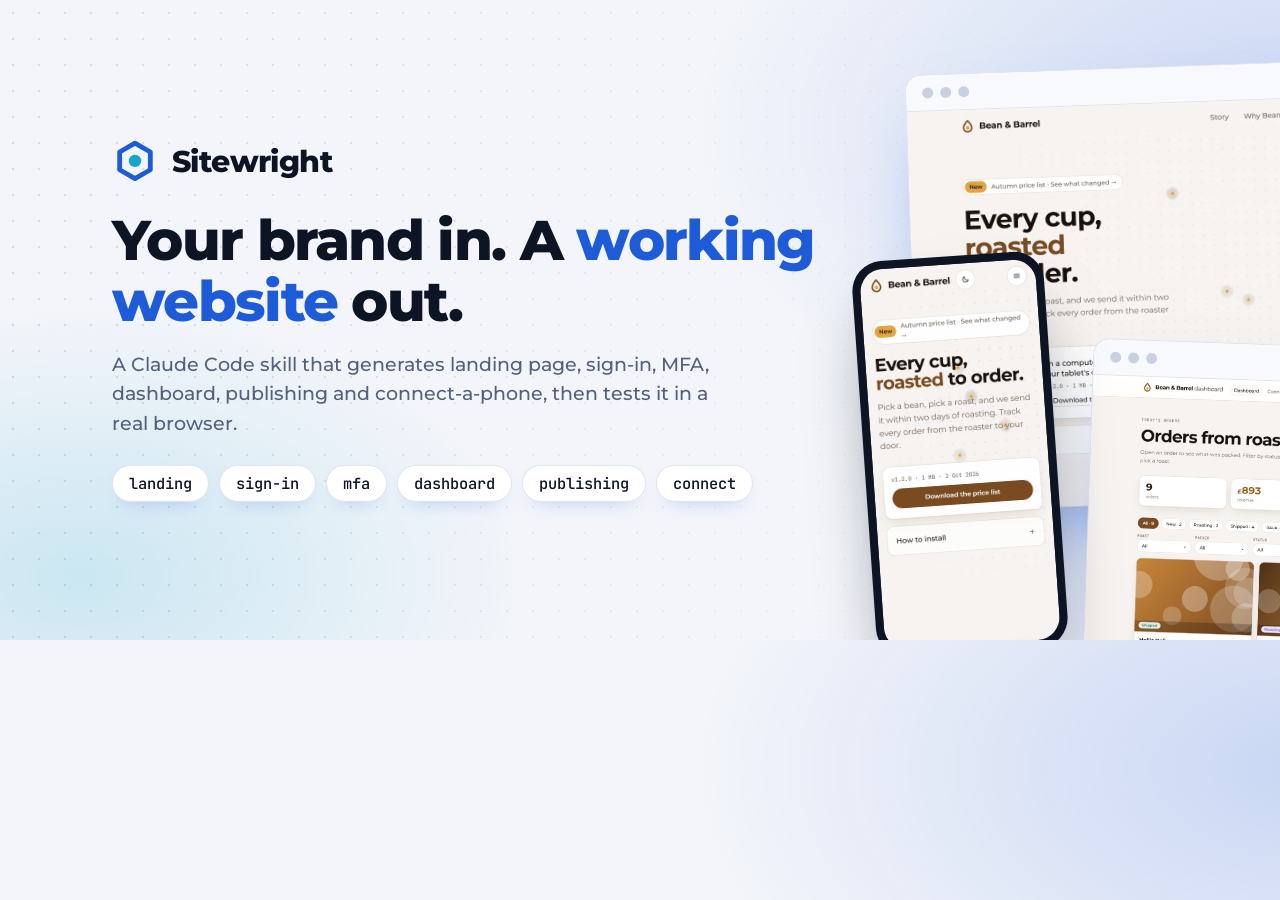
<file: tools/banner.html>
<!doctype html>
<html><head><meta charset="utf-8">
<link rel="stylesheet" href="https://fonts.googleapis.com/css2?family=Montserrat:wght@500;700;800&family=JetBrains+Mono:wght@500&display=swap">
<style>
  :root { --w: 1600px; --h: 640px; }
  * { box-sizing: border-box; margin: 0; }
  html, body { width: var(--w); height: var(--h); overflow: hidden; font-family: Montserrat, system-ui, sans-serif; }
  body { position: relative; background:
    radial-gradient(55% 80% at 82% 20%, rgba(30,91,216,.20), transparent 70%),
    radial-gradient(40% 60% at 5% 90%, rgba(20,166,204,.18), transparent 70%), #f3f5fa; color: #0d1424; }
  .dots { position: absolute; inset: 0; background-image: radial-gradient(rgba(13,20,36,.12) 1px, transparent 1.4px); background-size: 26px 26px; mask-image: linear-gradient(90deg, #000 0, transparent 70%); }
  .copy { position: absolute; left: 7%; top: 50%; transform: translateY(-50%); width: 44%; }
  .brand { display: flex; align-items: center; gap: 14px; font-weight: 800; font-size: 30px; letter-spacing: -.02em; }
  .brand svg { width: 46px; height: 46px; }
  h1 { font-size: calc(var(--h) * .088); line-height: 1.08; letter-spacing: -.03em; font-weight: 800; margin: 26px 0 18px; }
  h1 em { font-style: normal; color: #1e5bd8; }
  p { font-size: calc(var(--h) * .03); line-height: 1.55; color: #55607a; max-width: 88%; font-weight: 500; }
  .chips { display: flex; flex-wrap: wrap; gap: 10px; margin-top: 26px; }
  .chips span { font: 500 calc(var(--h) * .024)/1 'JetBrains Mono', monospace; padding: 10px 16px; border-radius: 999px; background: #fff; border: 1px solid #dfe4ee; box-shadow: 0 8px 20px -12px rgba(30,91,216,.4); }
  .browser { position: absolute; background: #fff; border: 1px solid #dfe4ee; border-radius: 16px; overflow: hidden; box-shadow: 0 40px 80px -30px rgba(30,91,216,.5); }
  .bar { display: flex; gap: 7px; padding: 12px 16px; background: #f8f9fc; border-bottom: 1px solid #dfe4ee; }
  .bar i { width: 11px; height: 11px; border-radius: 50%; background: #c9d1e0; }
  .browser img { display: block; width: 100%; aspect-ratio: 1440/900; object-fit: cover; object-position: top; }
  .b1 { left: 57%; top: 10%; width: 40%; transform: rotate(-2deg); }
  .b2 { left: 68%; top: 54%; width: 29%; transform: rotate(2deg); z-index: 2; }
  .phone { position: absolute; left: 54%; top: 40%; width: 12%; background: #0d1424; border-radius: 30px; padding: 8px; box-shadow: 0 40px 70px -24px rgba(13,20,36,.6); z-index: 3; transform: rotate(-4deg); }
  .phone img { display: block; width: 100%; border-radius: 23px; aspect-ratio: 390/844; object-fit: cover; object-position: top; }
  body.og h1 { font-size: 64px; } body.og p { font-size: 22px; } body.og .chips span { font-size: 15px; padding: 8px 13px; }
</style></head>
<body>
  <div class="dots"></div>
  <div class="copy">
    <div class="brand"><svg viewBox="0 0 48 48"><path d="M24 5.5 L40 14.75 V33.25 L24 42.5 L8 33.25 V14.75 Z" fill="none" stroke="#1e5bd8" stroke-width="5" stroke-linejoin="round"/><circle cx="24" cy="24" r="6.5" fill="#14a6cc"/></svg>Sitewright</div>
    <h1>Your brand in. A <em>working website</em> out.</h1>
    <p>A Claude Code skill that generates landing page, sign-in, MFA, dashboard, publishing and connect-a-phone, then tests it in a real browser.</p>
    <div class="chips"><span>landing</span><span>sign-in</span><span>mfa</span><span>dashboard</span><span>publishing</span><span>connect</span></div>
  </div>
  <div class="browser b1"><div class="bar"><i></i><i></i><i></i></div><img src="../site/assets/shots/coffee/landing-hero.jpg"></div>
  <div class="browser b2"><div class="bar"><i></i><i></i><i></i></div><img src="../site/assets/shots/coffee/dashboard.jpg"></div>
  <div class="phone"><img src="../site/assets/shots/coffee/landing-mobile.jpg"></div>
  <script>if (location.hash === '#og') document.body.classList.add('og');</script>
</body></html>
</file>
<file: site/style.css>
/* Sitewright website. Same design language as the sites it generates: pale surface, white cards, soft shadow, pill buttons. */
:root {
  --surface: #f3f5fa; --raised: #ffffff; --raised-2: #f8f9fc; --ink: #0d1424; --muted: #55607a; --line: #dfe4ee; --line-strong: #c9d1e0;
  --primary: #1e5bd8; --primary-ink: #ffffff; --primary-wash: #e6eefc; --signal: #14a6cc; --signal-wash: #e0f4fa; --ok: #12805c;
  --code-bg: #0d1424; --code-ink: #dbe4f7; --code-muted: #8191b3;
  --shadow: 0 1px 2px rgba(13, 20, 36, .05), 0 14px 34px -14px rgba(30, 91, 216, .22);
  --shadow-lift: 0 2px 4px rgba(13, 20, 36, .06), 0 36px 70px -24px rgba(30, 91, 216, .38);
  --radius: 18px; --ease: cubic-bezier(.215, .61, .355, 1);
  --font: 'Montserrat', ui-sans-serif, system-ui, -apple-system, 'Segoe UI', sans-serif;
  --mono: 'JetBrains Mono', ui-monospace, 'SF Mono', Menlo, Consolas, monospace;
  color-scheme: light;
}
@media (prefers-color-scheme: dark) {
  :root:not([data-theme='light']) {
    --surface: #0a0e16; --raised: #121826; --raised-2: #182033; --ink: #eef2fb; --muted: #9aa7c2; --line: #232d44; --line-strong: #33405e;
    --primary: #5b8cff; --primary-ink: #0a0e16; --primary-wash: #16213d; --signal: #3cc6ea; --signal-wash: #102a35; --ok: #3dd9ae;
    --code-bg: #070a11; --shadow: 0 1px 0 rgba(255, 255, 255, .03) inset, 0 14px 34px -16px rgba(0, 0, 0, .8);
    --shadow-lift: 0 1px 0 rgba(255, 255, 255, .04) inset, 0 36px 70px -24px rgba(0, 0, 0, .9); color-scheme: dark;
  }
}
:root[data-theme='dark'] {
  --surface: #0a0e16; --raised: #121826; --raised-2: #182033; --ink: #eef2fb; --muted: #9aa7c2; --line: #232d44; --line-strong: #33405e;
  --primary: #5b8cff; --primary-ink: #0a0e16; --primary-wash: #16213d; --signal: #3cc6ea; --signal-wash: #102a35; --ok: #3dd9ae;
  --code-bg: #070a11; --shadow: 0 1px 0 rgba(255, 255, 255, .03) inset, 0 14px 34px -16px rgba(0, 0, 0, .8);
  --shadow-lift: 0 1px 0 rgba(255, 255, 255, .04) inset, 0 36px 70px -24px rgba(0, 0, 0, .9); color-scheme: dark;
}

* { box-sizing: border-box; }
html { scroll-behavior: smooth; scroll-padding-top: 84px; background: var(--surface); }
body { margin: 0; background: var(--surface); color: var(--ink); font: 400 16px/1.65 var(--font); -webkit-font-smoothing: antialiased; overflow-x: hidden; }
img { max-width: 100%; height: auto; display: block; }
a { color: inherit; }
h1, h2, h3, h4 { margin: 0; line-height: 1.12; letter-spacing: -.02em; }
p { margin: 0; }
code, kbd, pre { font-family: var(--mono); }
:focus-visible { outline: 2px solid var(--signal); outline-offset: 3px; border-radius: 8px; }
::selection { background: var(--primary-wash); }
.wrap { width: min(1180px, 100% - 40px); margin-inline: auto; }
.skip { position: absolute; left: -999px; top: 8px; background: var(--primary); color: var(--primary-ink); padding: 8px 14px; border-radius: 999px; z-index: 100; }
.skip:focus { left: 12px; }
.muted { color: var(--muted); }
.eyebrow { font: 500 12px/1 var(--mono); letter-spacing: .14em; text-transform: uppercase; color: var(--muted); }
.pill { display: inline-flex; align-items: center; gap: 8px; padding: 7px 14px; border-radius: 999px; background: var(--raised); border: 1px solid var(--line); font-size: 13px; font-weight: 500; box-shadow: var(--shadow); }
.pill i { width: 8px; height: 8px; border-radius: 50%; background: var(--ok); box-shadow: 0 0 0 4px color-mix(in srgb, var(--ok) 22%, transparent); }

/* buttons */
.btn { display: inline-flex; align-items: center; justify-content: center; gap: 8px; min-height: 46px; padding: 0 22px; border-radius: 999px; border: 1px solid var(--line-strong); background: var(--raised); color: var(--ink); font: 600 14.5px var(--font); text-decoration: none; cursor: pointer; transition: transform .18s var(--ease), box-shadow .18s var(--ease), border-color .18s; }
.btn:hover { transform: translateY(-1px); box-shadow: var(--shadow); border-color: var(--primary); }
.btn.primary { background: var(--primary); border-color: transparent; color: var(--primary-ink); }
.btn.primary:hover { box-shadow: 0 14px 30px -12px color-mix(in srgb, var(--primary) 70%, transparent); }
.btn svg { width: 18px; height: 18px; flex: none; }

/* header */
header.top { position: sticky; top: 0; z-index: 50; backdrop-filter: saturate(1.4) blur(14px); background: color-mix(in srgb, var(--surface) 82%, transparent); border-bottom: 1px solid color-mix(in srgb, var(--line) 70%, transparent); }
.top-in { display: flex; align-items: center; gap: 18px; min-height: 68px; }
.brand { display: inline-flex; align-items: center; gap: 10px; font-weight: 800; font-size: 18px; text-decoration: none; letter-spacing: -.02em; }
.brand svg { width: 30px; height: 30px; }
.top nav { margin-left: auto; display: flex; gap: 4px; align-items: center; }
.top nav a { padding: 8px 13px; border-radius: 999px; font-size: 14px; font-weight: 500; color: var(--muted); text-decoration: none; transition: color .15s, background .15s; }
.top nav a:hover { color: var(--ink); background: var(--raised); }
.icon-btn { width: 44px; height: 44px; border-radius: 50%; border: 1px solid var(--line); background: var(--raised); display: inline-grid; place-items: center; cursor: pointer; color: var(--ink); flex: none; }
.icon-btn svg { width: 19px; height: 19px; fill: none; stroke: currentColor; stroke-width: 1.8; stroke-linecap: round; stroke-linejoin: round; }
.menu-btn { display: none; }
.gh { min-height: 44px; padding: 0 16px; }

/* hero */
.hero { padding: 64px 0 34px; position: relative; }
.hero::before { content: ''; position: absolute; inset: 0 0 auto 0; height: 760px; z-index: -1; background:
  radial-gradient(60% 55% at 78% 8%, color-mix(in srgb, var(--primary) 16%, transparent), transparent 70%),
  radial-gradient(40% 40% at 8% 30%, color-mix(in srgb, var(--signal) 14%, transparent), transparent 70%); }
.hero-grid { display: grid; grid-template-columns: minmax(0, 1.02fr) minmax(0, 1.1fr); gap: 54px; align-items: center; }
.hero h1 { font-size: clamp(34px, 4.5vw, 56px); font-weight: 800; margin: 18px 0 18px; }
.hero h1 em { font-style: normal; color: var(--primary); }
.lead { font-size: clamp(16px, 1.5vw, 18.5px); color: var(--muted); max-width: 580px; }
.cta { display: flex; flex-wrap: wrap; gap: 12px; margin: 28px 0 22px; }
.copyline { display: flex; align-items: center; gap: 10px; max-width: 580px; background: var(--code-bg); color: var(--code-ink); border-radius: 14px; padding: 6px 6px 6px 16px; box-shadow: var(--shadow); }
.copyline code { flex: 1; font-size: 12.5px; line-height: 1.6; overflow-wrap: anywhere; padding: 10px 0; }
.copyline code::-webkit-scrollbar { display: none; }
.copyline code b { color: var(--signal); font-weight: 500; }
.copy { min-height: 40px; padding: 0 14px; border-radius: 10px; border: 1px solid rgba(255, 255, 255, .16); background: rgba(255, 255, 255, .08); color: #fff; font: 600 12.5px var(--font); cursor: pointer; flex: none; }
.copy:hover { background: rgba(255, 255, 255, .16); }
.facts { display: grid; grid-template-columns: repeat(4, auto); justify-content: start; gap: 12px 30px; margin-top: 28px; }
.facts div { font-size: 13px; color: var(--muted); }
.facts b { display: block; font-size: 22px; color: var(--ink); letter-spacing: -.02em; }

/* device frames */
.stage { position: relative; padding: 0 0 56px; }
.browser { background: var(--raised); border: 1px solid var(--line); border-radius: 14px; box-shadow: var(--shadow-lift); overflow: hidden; }
.browser-bar { display: flex; align-items: center; gap: 7px; padding: 10px 14px; background: var(--raised-2); border-bottom: 1px solid var(--line); }
.browser-bar i { width: 10px; height: 10px; border-radius: 50%; background: var(--line-strong); }
.browser-bar span { margin-left: 10px; flex: 1; max-width: 360px; font: 400 11px var(--mono); color: var(--muted); background: var(--raised); border: 1px solid var(--line); border-radius: 999px; padding: 3px 12px; overflow: hidden; text-overflow: ellipsis; white-space: nowrap; }
.browser img { width: 100%; aspect-ratio: 1440 / 900; object-fit: cover; object-position: top; background: var(--raised-2); }
.phone { background: #0d1424; border-radius: 34px; padding: 9px; box-shadow: var(--shadow-lift); width: 100%; }
.phone img { border-radius: 26px; width: 100%; aspect-ratio: 390 / 844; object-fit: cover; object-position: top; background: var(--raised-2); }
.stage .phone { position: absolute; right: -10px; bottom: 0; width: 31%; max-width: 210px; transform: rotate(3deg); }
.stage .float { position: absolute; left: -22px; bottom: 18px; width: 44%; max-width: 300px; transform: rotate(-2.5deg); }
.stage .float .browser img { aspect-ratio: 1440 / 800; }

/* sections */
section { padding: 84px 0; }
section.tight { padding: 48px 0; }
.sec-head { max-width: 760px; margin-bottom: 44px; }
.sec-head h2 { font-size: clamp(28px, 3.6vw, 42px); font-weight: 800; margin: 14px 0 14px; }
.sec-head p { color: var(--muted); font-size: 17px; }
.band { background: var(--raised); border-block: 1px solid var(--line); }

/* modules */
.cards { display: grid; grid-template-columns: repeat(3, minmax(0, 1fr)); gap: 20px; }
.card { background: var(--raised); border: 1px solid var(--line); border-radius: var(--radius); box-shadow: var(--shadow); overflow: hidden; display: flex; flex-direction: column; transition: transform .25s var(--ease), box-shadow .25s var(--ease); }
.card:hover { transform: translateY(-4px); box-shadow: var(--shadow-lift); }
.card .shot { aspect-ratio: 16 / 10; overflow: hidden; border-bottom: 1px solid var(--line); background: var(--raised-2); }
.card .shot img { width: 100%; height: 100%; object-fit: cover; object-position: top; transition: transform .6s var(--ease); }
.card:hover .shot img { transform: scale(1.03); }
.card .body { padding: 22px 22px 24px; display: flex; flex-direction: column; gap: 8px; flex: 1; }
.card h3 { font-size: 20px; display: flex; align-items: center; gap: 10px; }
.card h3 code { font-size: 11.5px; font-weight: 500; background: var(--primary-wash); color: var(--primary); padding: 3px 9px; border-radius: 999px; }
.card p { color: var(--muted); font-size: 14.5px; }
.card ul { margin: 6px 0 0; padding: 0; list-style: none; display: grid; gap: 6px; font-size: 13.5px; }
.card li { padding-left: 22px; position: relative; }
.card li::before { content: ''; position: absolute; left: 3px; top: .55em; width: 10px; height: 6px; border-left: 2px solid var(--ok); border-bottom: 2px solid var(--ok); transform: rotate(-45deg) translateY(-50%); }
.card .needs { margin-top: auto; padding-top: 10px; font: 400 12px var(--mono); color: var(--muted); }

/* steps */
.steps { display: grid; grid-template-columns: minmax(0, 1fr) minmax(0, 1.05fr); gap: 44px; align-items: start; }
.step-list { display: grid; gap: 14px; counter-reset: s; }
.step { display: grid; grid-template-columns: 44px 1fr; gap: 16px; padding: 18px 20px; border-radius: var(--radius); border: 1px solid transparent; transition: background .2s, border-color .2s; cursor: pointer; text-align: left; background: none; font: inherit; color: inherit; width: 100%; }
.step:hover, .step.on { background: var(--raised); border-color: var(--line); box-shadow: var(--shadow); }
.step .n { width: 44px; height: 44px; border-radius: 50%; display: grid; place-items: center; font-weight: 800; background: var(--primary-wash); color: var(--primary); }
.step.on .n { background: var(--primary); color: var(--primary-ink); }
.step h3 { font-size: 18px; margin-bottom: 4px; }
.step p { color: var(--muted); font-size: 14.5px; }
.term { background: var(--code-bg); color: var(--code-ink); border-radius: var(--radius); box-shadow: var(--shadow-lift); overflow: hidden; position: sticky; top: 92px; }
.term-bar { display: flex; align-items: center; gap: 7px; padding: 12px 16px; border-bottom: 1px solid rgba(255, 255, 255, .08); }
.term-bar i { width: 11px; height: 11px; border-radius: 50%; background: rgba(255, 255, 255, .18); }
.term-bar span { margin-left: 8px; font: 400 12px var(--mono); color: var(--code-muted); }
.term pre { margin: 0; padding: 20px 22px 24px; font-size: 12.8px; line-height: 1.75; white-space: pre-wrap; word-break: break-word; min-height: 340px; }
.term .u { color: #fff; } .term .a { color: var(--code-ink); } .term .d { color: var(--code-muted); } .term .g { color: #4ade80; } .term .k { color: #7cc4ff; } .term .y { color: #ffd479; }
.term .pane { display: none; } .term .pane.on { display: block; }

/* gallery */
.tabs { display: flex; flex-wrap: wrap; gap: 8px; margin-bottom: 22px; }
.tab { min-height: 44px; padding: 0 18px; border-radius: 999px; border: 1px solid var(--line); background: var(--raised); font: 600 14px var(--font); color: var(--muted); cursor: pointer; display: inline-flex; align-items: center; gap: 9px; }
.tab i { width: 12px; height: 12px; border-radius: 50%; background: var(--c); box-shadow: 0 0 0 3px color-mix(in srgb, var(--c) 25%, transparent); }
.tab[aria-selected='true'] { background: var(--ink); color: var(--surface); border-color: var(--ink); }
.gal { display: grid; grid-template-columns: minmax(0, 2fr) minmax(0, 1fr); gap: 22px; align-items: center; }
.gal-phone .phone { max-width: 250px; margin-inline: auto; }
.gal-side { grid-column: 1 / -1; }
.gal-side .browser img { aspect-ratio: 1440 / 520; }
.gal img { transition: opacity .3s; }
.gal-meta { margin-top: 18px; display: flex; flex-wrap: wrap; gap: 8px 22px; align-items: center; justify-content: space-between; }
.gal-meta h3 { font-size: 20px; }
.chips { display: flex; flex-wrap: wrap; gap: 8px; }
.chips span { font: 500 12px var(--mono); padding: 5px 11px; border-radius: 999px; background: var(--primary-wash); color: var(--primary); }
.swatches { display: flex; gap: 6px; align-items: center; font: 400 12px var(--mono); color: var(--muted); }
.swatches b { width: 22px; height: 22px; border-radius: 50%; border: 2px solid var(--raised); box-shadow: 0 0 0 1px var(--line-strong); }

/* phones row */
.phones { display: grid; grid-template-columns: repeat(4, minmax(0, 1fr)); gap: 22px; align-items: start; }
.phones figure { margin: 0; display: grid; gap: 12px; }
.phones figure:nth-child(even) { margin-top: 36px; }
.phones figcaption { text-align: center; font-size: 13.5px; color: var(--muted); }
.phones .phone { max-width: 260px; margin-inline: auto; }

/* light + dark */
.duo { display: grid; grid-template-columns: 1fr 1fr; gap: 22px; }
.duo figcaption { margin-top: 12px; font-size: 13.5px; color: var(--muted); }
.duo figure { margin: 0; }

/* backend */
.feat { display: grid; grid-template-columns: repeat(3, minmax(0, 1fr)); gap: 18px; }
.feat > div { background: var(--raised); border: 1px solid var(--line); border-radius: var(--radius); padding: 22px; box-shadow: var(--shadow); }
.feat h3 { font-size: 16.5px; margin-bottom: 8px; display: flex; gap: 10px; align-items: center; }
.feat h3 svg { width: 22px; height: 22px; stroke: var(--primary); fill: none; stroke-width: 1.8; stroke-linecap: round; stroke-linejoin: round; flex: none; }
.feat p { color: var(--muted); font-size: 14px; }

/* install */
.install { display: grid; grid-template-columns: minmax(0, 1.15fr) minmax(0, .85fr); gap: 34px; align-items: start; }
.os-tabs { display: inline-flex; padding: 5px; gap: 4px; background: var(--raised); border: 1px solid var(--line); border-radius: 999px; margin-bottom: 16px; flex-wrap: wrap; }
.os-tabs button { min-height: 40px; padding: 0 18px; border-radius: 999px; border: 0; background: none; font: 600 13.5px var(--font); color: var(--muted); cursor: pointer; }
.os-tabs button[aria-selected='true'] { background: var(--primary); color: var(--primary-ink); }
.code { background: var(--code-bg); color: var(--code-ink); border-radius: 14px; position: relative; margin: 0 0 14px; box-shadow: var(--shadow); }
.code pre { margin: 0; padding: 18px 70px 18px 18px; overflow-x: auto; font-size: 12.8px; line-height: 1.75; }
.code .copy { position: absolute; top: 10px; right: 10px; min-height: 34px; padding: 0 12px; }
.code .c { color: var(--code-muted); }
.code .lbl { display: block; padding: 10px 18px 0; font: 500 11px var(--mono); letter-spacing: .1em; text-transform: uppercase; color: var(--code-muted); }
.panel { display: none; } .panel.on { display: block; }
.req { background: var(--raised); border: 1px solid var(--line); border-radius: var(--radius); padding: 22px 24px; box-shadow: var(--shadow); }
.req h3 { font-size: 17px; margin-bottom: 12px; }
.req ul { margin: 0; padding: 0; list-style: none; display: grid; gap: 10px; font-size: 14.5px; }
.req li { display: grid; grid-template-columns: 22px 1fr; gap: 8px; }
.req li svg { width: 20px; height: 20px; stroke: var(--ok); fill: none; stroke-width: 2.2; stroke-linecap: round; stroke-linejoin: round; margin-top: 3px; }
.req code, .note code, .faq code, .feat code { background: var(--primary-wash); color: var(--primary); padding: 2px 7px; border-radius: 6px; font-size: .88em; }
.prompts { display: grid; gap: 10px; margin-top: 16px; }
.prompts q { quotes: none; display: block; background: var(--raised); border: 1px solid var(--line); border-radius: 14px; padding: 13px 16px; font-size: 14px; }
.prompts q::before { content: '\203A  '; color: var(--primary); font-weight: 800; }

/* tested */
.tested { display: grid; grid-template-columns: repeat(5, minmax(0, 1fr)); gap: 14px; margin-bottom: 26px; }
.tested div { background: var(--raised); border: 1px solid var(--line); border-radius: var(--radius); padding: 18px; box-shadow: var(--shadow); }
.tested b { display: block; font-size: 26px; letter-spacing: -.02em; color: var(--primary); }
.tested span { font-size: 13px; color: var(--muted); }
.two { display: grid; grid-template-columns: 1fr 1fr; gap: 22px; }
.two .req ul { gap: 8px; }
.two .no li svg { stroke: #c2410c; }
.table-wrap { overflow-x: auto; border: 1px solid var(--line); border-radius: var(--radius); background: var(--raised); box-shadow: var(--shadow); margin-bottom: 26px; }
table { width: 100%; border-collapse: collapse; font-size: 14px; min-width: 560px; }
th, td { padding: 12px 16px; text-align: left; border-bottom: 1px solid var(--line); }
th { font: 500 11.5px var(--mono); letter-spacing: .1em; text-transform: uppercase; color: var(--muted); background: var(--raised-2); }
tr:last-child td { border-bottom: 0; }
td.ok { color: var(--ok); font-weight: 700; font-family: var(--mono); }

/* faq */
.faq { display: grid; gap: 10px; max-width: 860px; }
details { background: var(--raised); border: 1px solid var(--line); border-radius: 16px; padding: 0 20px; }
details[open] { box-shadow: var(--shadow); }
summary { cursor: pointer; padding: 18px 0; font-weight: 600; list-style: none; display: flex; justify-content: space-between; gap: 16px; min-height: 44px; }
summary::-webkit-details-marker { display: none; }
summary::after { content: '+'; font-size: 22px; line-height: 1; color: var(--primary); transition: transform .2s; }
details[open] summary::after { transform: rotate(45deg); }
details p { padding: 0 0 18px; color: var(--muted); font-size: 15px; }

footer { border-top: 1px solid var(--line); padding: 38px 0 54px; color: var(--muted); font-size: 14px; }
.foot { display: flex; flex-wrap: wrap; gap: 18px 36px; align-items: center; justify-content: space-between; }
.foot nav { display: flex; gap: 6px 22px; flex-wrap: wrap; }
.foot a { text-decoration: none; } .foot a:hover { color: var(--primary); }

/* motion */
.reveal { opacity: 0; transform: translateY(22px); transition: opacity .7s var(--ease), transform .7s var(--ease); }
.reveal.in { opacity: 1; transform: none; }
@media (prefers-reduced-motion: reduce) {
  *, *::before, *::after { animation: none !important; transition: none !important; scroll-behavior: auto !important; }
  .reveal { opacity: 1; transform: none; }
}
.js-off .reveal { opacity: 1; transform: none; }

/* responsive */
@media (max-width: 1020px) {
  .hero-grid, .steps, .install { grid-template-columns: minmax(0, 1fr); }
  .stage { max-width: 680px; margin-inline: auto; width: 100%; }
  .term { position: static; }
  .cards, .feat { grid-template-columns: repeat(2, minmax(0, 1fr)); }
  .phones { grid-template-columns: repeat(2, minmax(0, 1fr)); }
  .phones figure:nth-child(even) { margin-top: 0; }
  .tested { grid-template-columns: repeat(3, minmax(0, 1fr)); }
}
/* the full nav needs about 900px; below 980px it collapses into the menu button */
@media (max-width: 980px) {
  .top nav { position: fixed; inset: 68px 0 auto 0; flex-direction: column; align-items: stretch; background: var(--surface); border-bottom: 1px solid var(--line); padding: 10px 20px 18px; gap: 2px; display: none; box-shadow: var(--shadow); }
  .top nav.open { display: flex; }
  .top nav a { padding: 13px 14px; font-size: 16px; }
  .menu-btn { display: inline-grid; margin-left: auto; }
  .gh-top { display: none; }
}
@media (max-width: 760px) {
  section { padding: 60px 0; }
  .hero { padding-top: 40px; }
  .foot nav a { display: inline-flex; align-items: center; min-height: 44px; padding: 0 4px; }
  .cards, .feat, .two, .duo { grid-template-columns: minmax(0, 1fr); }
  .facts { grid-template-columns: repeat(2, auto); }
  .gal { grid-template-columns: minmax(0, 1fr); }
  .gal-phone .phone { max-width: 220px; }
  .gal-side .browser img { aspect-ratio: 1440 / 700; }
  .tested { grid-template-columns: repeat(2, minmax(0, 1fr)); }
  .stage .float { display: none; }
  .stage .phone { width: 38%; right: 0; transform: rotate(2deg); }
  .cta .btn { flex: 1 1 100%; }
  .step { padding: 14px; }
  .code pre { padding-right: 14px; padding-top: 52px; }
  .code .copy { top: 8px; }
  .term pre { font-size: 12px; padding: 16px; }
}
@media (max-width: 460px) {
  .phones { grid-template-columns: 1fr 1fr; gap: 12px; }
  .phones .phone { padding: 5px; border-radius: 22px; } .phones .phone img { border-radius: 17px; }
  .tabs .tab { padding: 0 14px; flex: 1 1 auto; justify-content: center; }
}
@media (pointer: coarse) { .btn, .tab, .copy, .code .copy, .os-tabs button, .step { min-height: 44px; } }

/* effects section */
.fx-tiles { display: grid; grid-template-columns: repeat(5, minmax(0, 1fr)); gap: 14px; }
.fx-tile, .fig-tile { margin: 0; background: var(--raised); border: 1px solid var(--line); border-radius: 14px; overflow: hidden; box-shadow: var(--shadow); transition: transform .25s var(--ease), box-shadow .25s var(--ease); }
.fx-tile:hover, .fig-tile:hover { transform: translateY(-3px); box-shadow: var(--shadow-lift); }
.fx-tile img, .fig-tile img { width: 100%; aspect-ratio: 700 / 380; object-fit: cover; display: block; border-bottom: 1px solid var(--line); background: var(--raised-2); }
.fx-tile figcaption, .fig-tile figcaption { padding: 10px 12px 12px; display: grid; gap: 2px; }
.fx-tile b, .fig-tile b { font-size: 14px; }
.fx-tile span, .fig-tile span { font-size: 12px; color: var(--muted); line-height: 1.45; }
.fx-tiles.three { grid-template-columns: repeat(3, minmax(0, 1fr)); margin-top: 22px; }
.fx-tiles.two { grid-template-columns: repeat(2, minmax(0, 1fr)); margin-top: 18px; }
.fx-cols { display: grid; grid-template-columns: repeat(3, minmax(0, 1fr)); gap: 18px; margin-top: 22px; }
.fx-chips { display: flex; flex-wrap: wrap; gap: 8px; }
.fx-chips span { font: 500 12px var(--mono); padding: 5px 11px; border-radius: 999px; background: var(--primary-wash); color: var(--primary); }
.fx-live { margin-top: 34px; }
.fx-live-head { display: flex; flex-wrap: wrap; align-items: flex-end; justify-content: space-between; gap: 16px; margin-bottom: 16px; }
.fx-live-head h3 { font-size: 22px; margin-bottom: 4px; }
.fx-live-head p { max-width: 640px; font-size: 14.5px; }
.fx-live-head code { background: var(--primary-wash); color: var(--primary); padding: 2px 7px; border-radius: 6px; font-size: .88em; }
.fx-frame { display: block; width: 100%; height: 780px; border: 0; background: var(--surface); }
@media (max-width: 1020px) { .fx-tiles { grid-template-columns: repeat(3, minmax(0, 1fr)); } .fx-cols { grid-template-columns: minmax(0, 1fr); } }
@media (max-width: 640px) { .fx-tiles.two { grid-template-columns: minmax(0, 1fr); } .fx-tiles, .fx-tiles.three { grid-template-columns: repeat(2, minmax(0, 1fr)); gap: 10px; } .fx-tile span, .fig-tile span { display: none; } .fx-frame { height: 640px; } .fx-live-head .btn { flex: 1 1 100%; } }

/* inline code (paths, file names) may break anywhere instead of pushing a phone-width page sideways */
:not(pre) > code { overflow-wrap: anywhere; }
.req li { grid-template-columns: 22px minmax(0, 1fr); }
.req li > span { min-width: 0; }

/* phones: the results table becomes a list (site and result on one line, description under it), commands wrap instead of hiding */
@media (max-width: 640px) {
  .table-wrap table { min-width: 0; }
  .table-wrap thead { display: none; }
  .table-wrap tr { display: grid; grid-template-columns: minmax(0, 1fr) auto; column-gap: 12px; padding: 12px 16px; border-bottom: 1px solid var(--line); }
  .table-wrap tr:last-child { border-bottom: 0; }
  .table-wrap td { padding: 0; border: 0; }
  .table-wrap td:nth-child(1) { font-weight: 600; }
  .table-wrap td:nth-child(2) { grid-column: 1 / -1; grid-row: 2; color: var(--muted); font-size: 13px; margin-top: 2px; }
  .table-wrap td:nth-child(3) { grid-column: 2; grid-row: 1; white-space: nowrap; }
  .code pre, .copyline code { white-space: pre-wrap; overflow-wrap: anywhere; }
}

/* ---- icons: the home page preview and the /icons browser (generated markup: tools/make-icon-gallery.mjs) ---- */
.ic { flex: none; }
.ic-preview { margin-top: 30px; background: var(--raised); border: 1px solid var(--line); border-radius: var(--radius); box-shadow: var(--shadow); padding: 24px 26px 26px; }
.ic-preview-head { display: flex; flex-wrap: wrap; gap: 14px 24px; align-items: center; justify-content: space-between; }
.ic-preview-head h3 { font-size: 19px; }
.ic-preview-head p { font-size: 13.5px; margin-top: 6px; max-width: 70ch; }
.ic-strip { list-style: none; margin: 20px 0 0; padding: 0; display: grid; grid-template-columns: repeat(auto-fill, minmax(52px, 1fr)); gap: 10px; }
.ic-strip li { display: grid; place-items: center; height: 52px; border-radius: 14px; background: var(--raised-2); border: 1px solid var(--line); color: var(--ink); transition: color .18s, border-color .18s, transform .18s var(--ease); }
.ic-strip li:hover { color: var(--primary); border-color: var(--primary); transform: translateY(-2px); }

.ic-page { padding-block: 112px 90px; }
.ic-page h1 { font-size: clamp(30px, 4.4vw, 50px); font-weight: 800; margin: 14px 0; }
.ic-page .sec-head p { color: var(--muted); }
.ic-page .sec-head code, .ic-note code, .ic-empty code, .ic-how code { font-size: .88em; background: var(--primary-wash); color: var(--primary); padding: 2px 7px; border-radius: 8px; }
.ic-sets { display: grid; grid-template-columns: repeat(auto-fit, minmax(170px, 1fr)); gap: 12px; margin-bottom: 30px; }
.ic-sets div { background: var(--raised); border: 1px solid var(--line); border-radius: 16px; padding: 14px 16px; box-shadow: var(--shadow); }
.ic-sets b { display: block; font-size: 24px; letter-spacing: -.02em; }
.ic-sets span { font-size: 12.5px; color: var(--muted); line-height: 1.4; display: block; }
.ic-tools { position: sticky; top: 64px; z-index: 5; background: color-mix(in srgb, var(--surface) 92%, transparent); backdrop-filter: blur(10px); padding: 12px 0 10px; display: grid; gap: 10px; }
.ic-search input { width: 100%; min-height: 48px; border-radius: 999px; border: 1px solid var(--line-strong); background: var(--raised); color: var(--ink); padding: 0 20px; font: 500 15px var(--font); }
.ic-search input:focus-visible { border-color: var(--primary); }
.sr { position: absolute; width: 1px; height: 1px; margin: -1px; overflow: hidden; clip-path: inset(50%); white-space: nowrap; }
.ic-chips { display: flex; gap: 8px; overflow-x: auto; padding-bottom: 4px; scrollbar-width: thin; }
.ic-chip { flex: none; min-height: 40px; padding: 0 14px; border-radius: 999px; border: 1px solid var(--line-strong); background: var(--raised); color: var(--ink); font: 500 13.5px var(--font); cursor: pointer; transition: background .15s, border-color .15s, color .15s; }
.ic-chip span { color: var(--muted); margin-left: 4px; font-size: 12px; }
.ic-chip:hover { border-color: var(--primary); }
.ic-chip.on { background: var(--primary); border-color: transparent; color: var(--primary-ink); }
.ic-chip.on span { color: inherit; }
.ic-fmt { display: flex; flex-wrap: wrap; align-items: center; gap: 8px; margin: 6px 0 0; font-size: 13px; color: var(--muted); }
.ic-fmt .ic-chip code { font-size: 12px; background: none; padding: 0; color: inherit; }
.ic-keys { margin-left: auto; }
.ic-keys kbd { border: 1px solid var(--line-strong); border-radius: 6px; padding: 1px 7px; font-size: 12px; color: var(--ink); }
.ic-note { color: var(--muted); font-size: 13.5px; margin: 8px 0 4px; min-height: 1.5em; }
.ic-cat { margin-top: 26px; scroll-margin-top: 150px; }
.ic-cat h2 { font-size: 19px; display: flex; align-items: baseline; gap: 10px; margin-bottom: 14px; }
.ic-cat h2 span { font: 500 12px var(--mono); color: var(--muted); }
.ic-grid { list-style: none; margin: 0; padding: 0; display: grid; grid-template-columns: repeat(auto-fill, minmax(112px, 1fr)); gap: 10px; }
.ic-grid li[hidden], .ic-cat[hidden] { display: none; }
.ic-card { width: 100%; min-height: 92px; display: grid; justify-items: center; align-content: center; gap: 9px; padding: 14px 6px 12px; border-radius: 16px; border: 1px solid var(--line); background: var(--raised); color: var(--ink); cursor: pointer; font: 500 12px var(--font); transition: transform .18s var(--ease), border-color .18s, box-shadow .18s, color .18s; }
.ic-card svg { width: 26px; height: 26px; }
.ic-card span { color: var(--muted); max-width: 100%; overflow-wrap: anywhere; line-height: 1.25; text-align: center; }
.ic-card:hover { transform: translateY(-2px); border-color: var(--primary); color: var(--primary); box-shadow: var(--shadow); }
.ic-card.copied { border-color: var(--ok); color: var(--ok); }
.ic-empty { margin-top: 30px; color: var(--muted); }
.ic-how { margin-top: 50px; background: var(--raised); border: 1px solid var(--line); border-radius: var(--radius); box-shadow: var(--shadow); padding: 24px 26px; }
.ic-how h2 { font-size: 20px; margin-bottom: 12px; }
.ic-how pre { margin: 0 0 14px; background: var(--code-bg); color: var(--code-ink); border-radius: 14px; padding: 16px 18px; overflow-x: auto; font-size: 13px; line-height: 1.7; }
.ic-how pre code { background: none; color: inherit; padding: 0; }
.ic-how p { font-size: 14px; }
@media (max-width: 640px) {
  .ic-grid { grid-template-columns: repeat(auto-fill, minmax(92px, 1fr)); gap: 8px; }
  .ic-tools { top: 58px; }
  .ic-strip { grid-template-columns: repeat(auto-fill, minmax(46px, 1fr)); }
}
</file>
